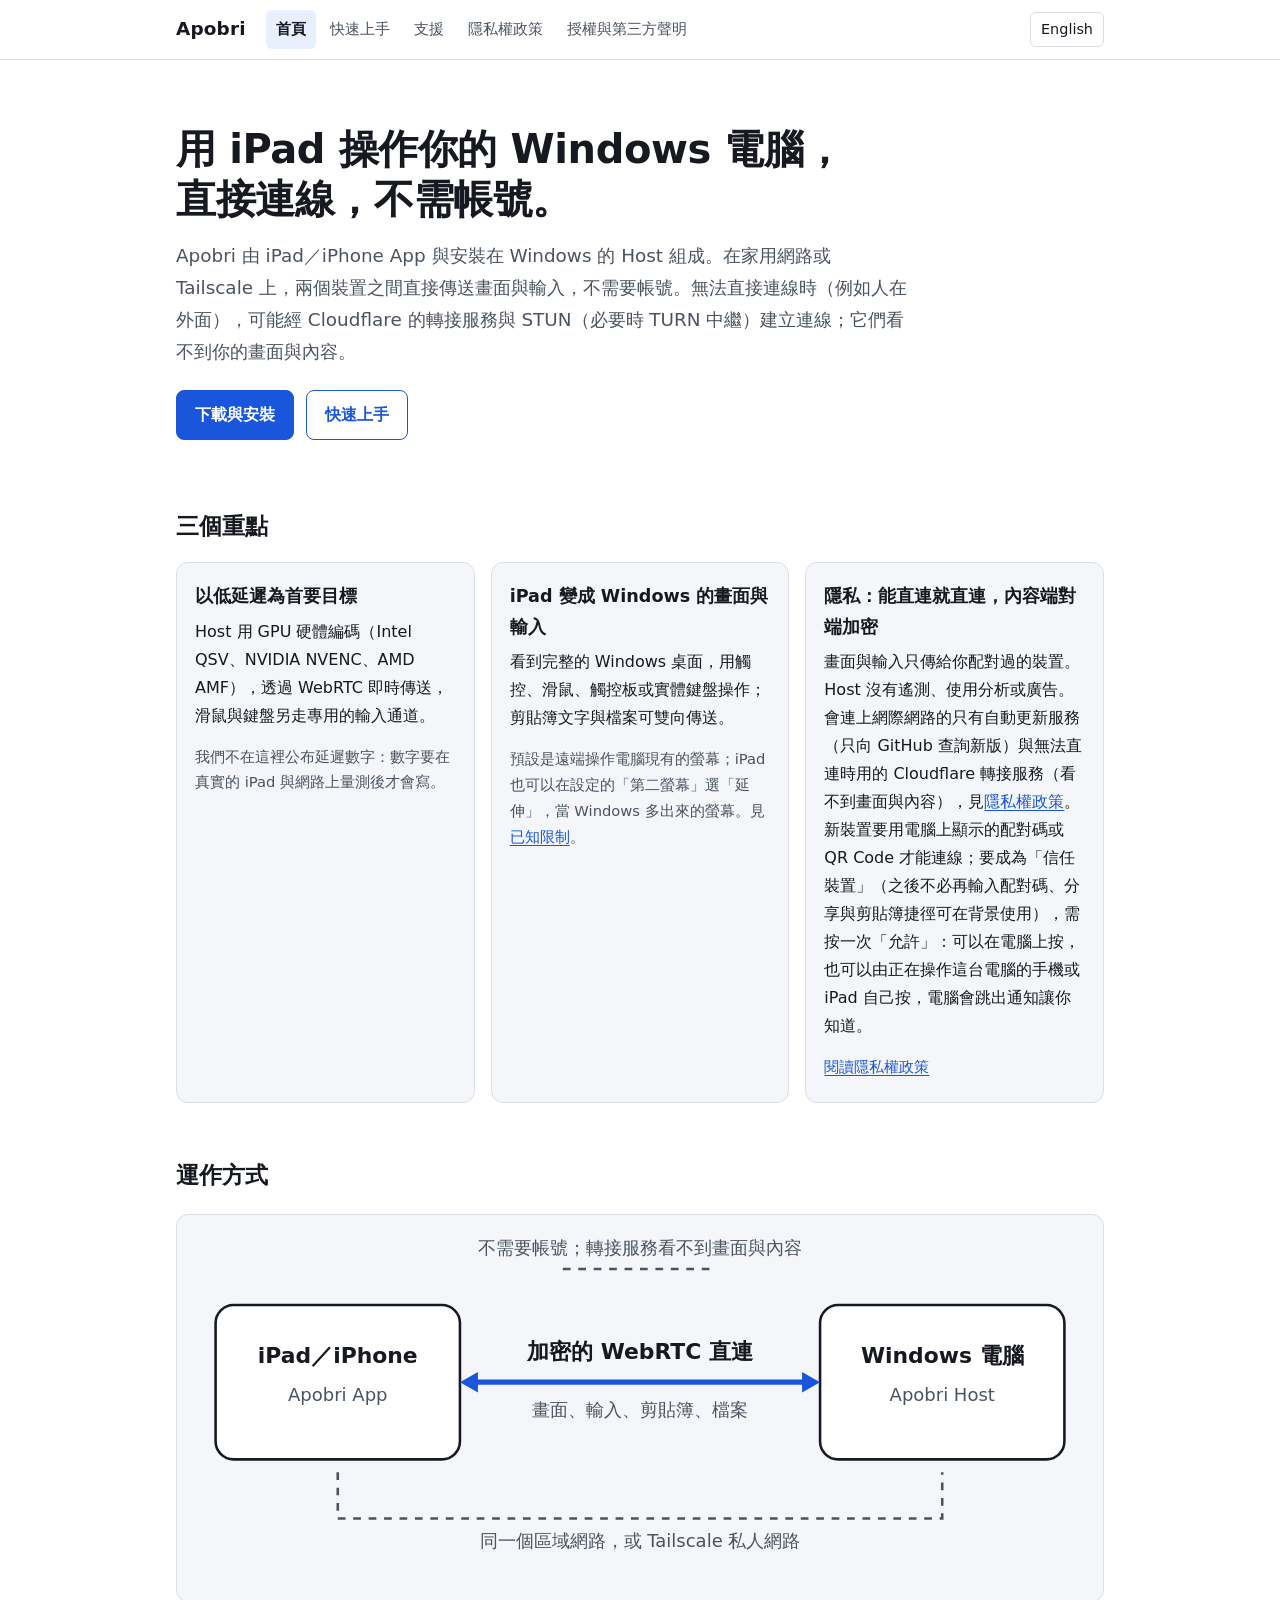
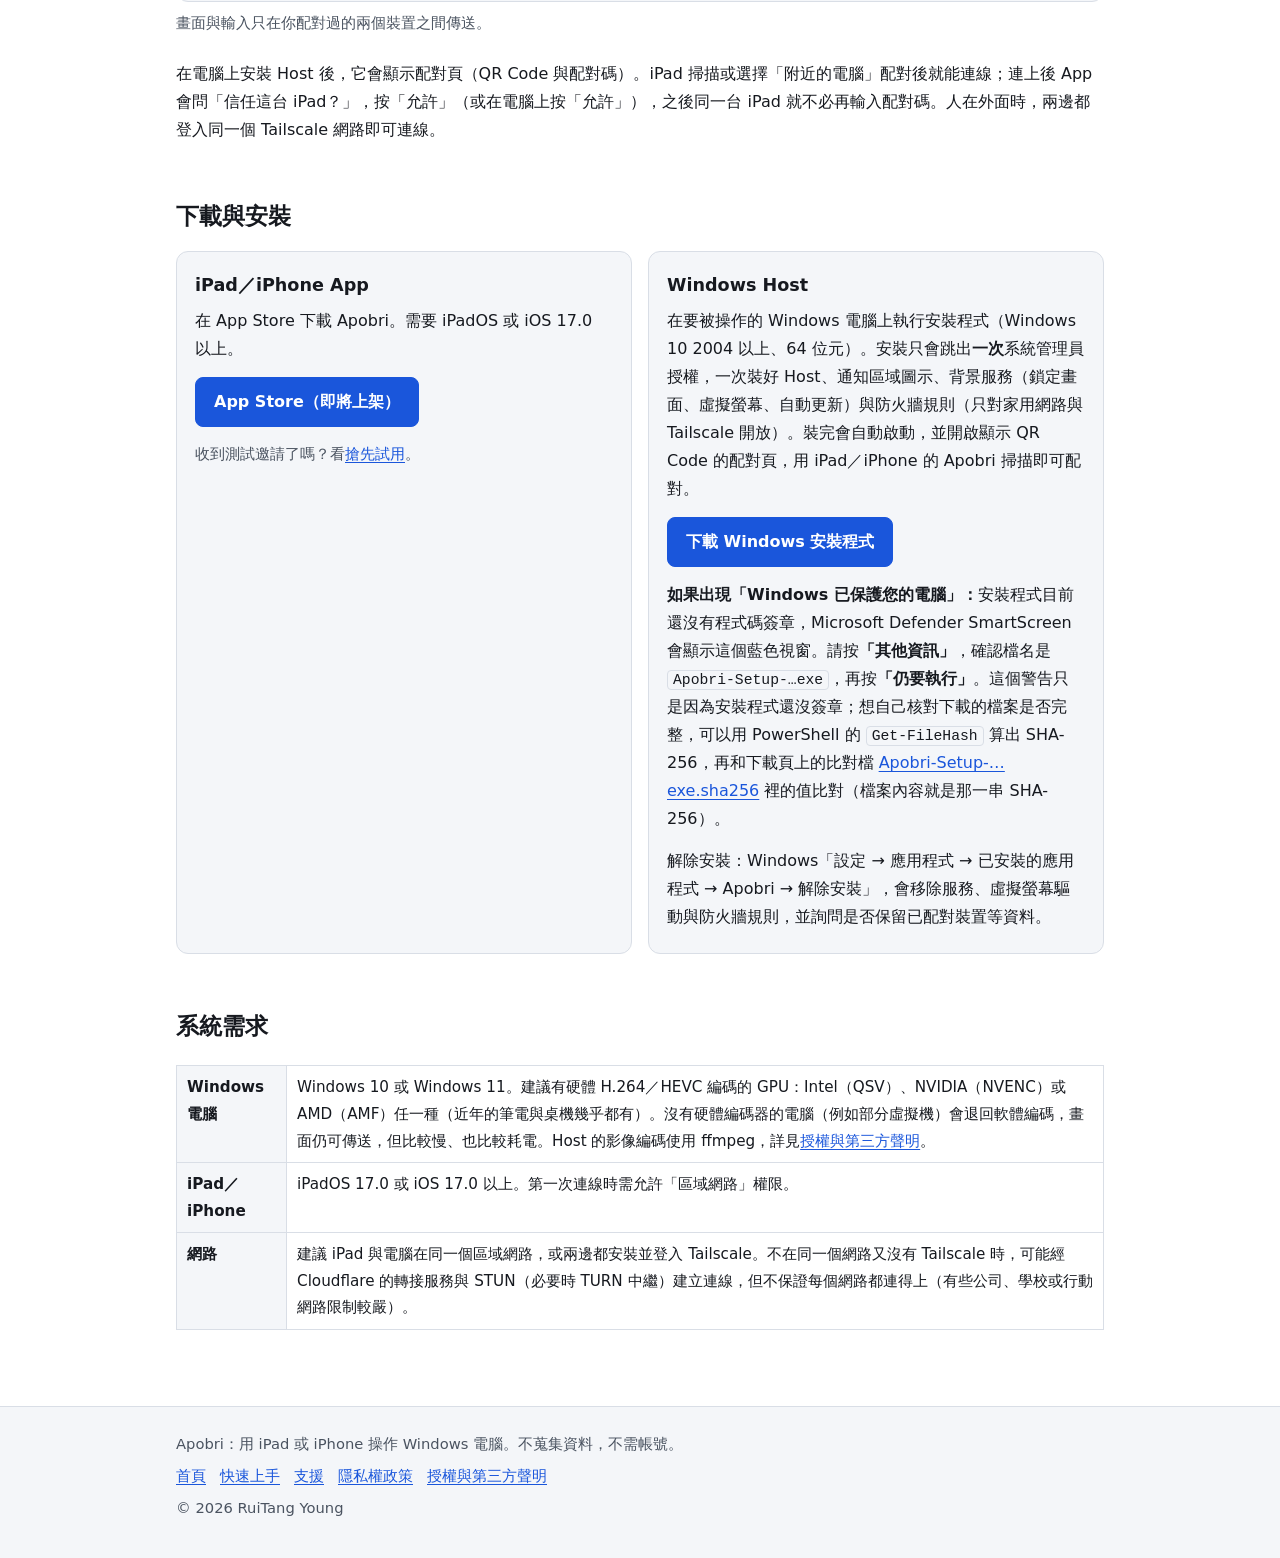
<file: index.html>
<!doctype html>
<html lang="zh-Hant">
<head>
<meta charset="utf-8">
<meta name="viewport" content="width=device-width, initial-scale=1">
<title>Apobri：用 iPad 操作你的 Windows 電腦</title>
<meta name="description" content="Apobri 讓 iPad 與 iPhone 直接連到你的 Windows 電腦，看畫面、用觸控、滑鼠與鍵盤操作。能直連就直連、不需帳號、不蒐集資料。">
<meta name="color-scheme" content="light dark">
<meta property="og:type" content="website">
<meta property="og:site_name" content="Apobri">
<meta property="og:title" content="Apobri：用 iPad 操作你的 Windows 電腦">
<meta property="og:description" content="Apobri 讓 iPad 與 iPhone 直接連到你的 Windows 電腦，看畫面、用觸控、滑鼠與鍵盤操作。能直連就直連、不需帳號、不蒐集資料。">
<meta property="og:locale" content="zh_TW">
<meta property="og:locale:alternate" content="en_US">
<!-- TODO(待使用者填 / to fill): once the domain is known add <link rel="canonical"> and og:url / og:image. -->
<link rel="alternate" hreflang="zh-Hant" href="index.html">
<link rel="alternate" hreflang="en" href="en/index.html">
<link rel="alternate" hreflang="x-default" href="index.html">
<link rel="icon" href="assets/favicon.svg" type="image/svg+xml">
<link rel="stylesheet" href="assets/style.css">
</head>
<body>
<a class="skip" href="#main">跳到主要內容</a>
<header class="site">
  <div class="wrap">
    <a class="brand" href="index.html">Apobri</a>
    <nav class="main" aria-label="主要選單"><a href="index.html" aria-current="page">首頁</a><a href="quickstart.html">快速上手</a><a href="support.html">支援</a><a href="privacy.html">隱私權政策</a><a href="licenses.html">授權與第三方聲明</a></nav>
    <a class="lang" href="en/index.html" hreflang="en" lang="en" aria-label="Switch to English">English</a>
  </div>
</header>
<main id="main">
  <div class="wrap">
<section class="hero">
  <h1>用 iPad 操作你的 Windows 電腦，<br>直接連線，不需帳號。</h1>
  <p class="lead">Apobri 由 iPad／iPhone App 與安裝在 Windows 的 Host 組成。在家用網路或 Tailscale 上，兩個裝置之間直接傳送畫面與輸入，不需要帳號。無法直接連線時（例如人在外面），可能經 Cloudflare 的轉接服務與 STUN（必要時 TURN 中繼）建立連線；它們看不到你的畫面與內容。</p>
  <div class="btns">
    <a class="btn" href="#download">下載與安裝</a>
    <a class="btn ghost" href="quickstart.html">快速上手</a>
  </div>
</section>

<h2 id="why">三個重點</h2>
<div class="cards">
  <article class="card">
    <h3>以低延遲為首要目標</h3>
    <p>Host 用 GPU 硬體編碼（Intel QSV、NVIDIA NVENC、AMD AMF），透過 WebRTC 即時傳送，滑鼠與鍵盤另走專用的輸入通道。</p>
    <p class="meta">我們不在這裡公布延遲數字：數字要在真實的 iPad 與網路上量測後才會寫。</p>
  </article>
  <article class="card">
    <h3>iPad 變成 Windows 的畫面與輸入</h3>
    <p>看到完整的 Windows 桌面，用觸控、滑鼠、觸控板或實體鍵盤操作；剪貼簿文字與檔案可雙向傳送。</p>
    <p class="meta">預設是遠端操作電腦現有的螢幕；iPad 也可以在設定的「第二螢幕」選「延伸」，當 Windows 多出來的螢幕。見<a href="support.html#limits">已知限制</a>。</p>
  </article>
  <article class="card">
    <h3>隱私：能直連就直連，內容端對端加密</h3>
    <p>畫面與輸入只傳給你配對過的裝置。Host 沒有遙測、使用分析或廣告。會連上網際網路的只有自動更新服務（只向 GitHub 查詢新版）與無法直連時用的 Cloudflare 轉接服務（看不到畫面與內容），見<a href="privacy.html#flow">隱私權政策</a>。新裝置要用電腦上顯示的配對碼或 QR Code 才能連線；要成為「信任裝置」（之後不必再輸入配對碼、分享與剪貼簿捷徑可在背景使用），需按一次「允許」：可以在電腦上按，也可以由正在操作這台電腦的手機或 iPad 自己按，電腦會跳出通知讓你知道。</p>
    <p class="meta"><a href="privacy.html">閱讀隱私權政策</a></p>
  </article>
</div>

<h2 id="how">運作方式</h2>
<figure>
  <svg viewBox="0 0 720 300" role="img" aria-labelledby="dg-t dg-d" xmlns="http://www.w3.org/2000/svg">
  <title id="dg-t">Apobri 連線架構示意圖</title>
  <desc id="dg-d">iPad 與 Windows 電腦透過同一個區域網路或 Tailscale 直接連線；無法直連時，可能經 Cloudflare 的加密轉接服務建立連線，它看不到畫面與內容。</desc>
  <style>
    .box { fill: var(--bg); stroke: var(--text); stroke-width: 2; }
    .t { fill: var(--text); font: 600 17px system-ui, "PingFang TC", "Microsoft JhengHei", sans-serif; }
    .s { fill: var(--muted); font: 14px system-ui, "PingFang TC", "Microsoft JhengHei", sans-serif; }
    .ln { stroke: var(--accent); stroke-width: 4; fill: none; }
    .dash { stroke: var(--muted); stroke-width: 2; stroke-dasharray: 6 6; fill: none; }
    .ah { fill: var(--accent); }
  </style>
  <rect class="box" x="30" y="70" width="190" height="120" rx="14"/>
  <text class="t" x="125" y="115" text-anchor="middle">iPad／iPhone</text>
  <text class="s" x="125" y="145" text-anchor="middle">Apobri App</text>
  <rect class="box" x="500" y="70" width="190" height="120" rx="14"/>
  <text class="t" x="595" y="115" text-anchor="middle">Windows 電腦</text>
  <text class="s" x="595" y="145" text-anchor="middle">Apobri Host</text>
  <path class="ln" d="M226 130 H494"/>
  <path class="ah" d="M220 130 l14 -8 v16 z"/>
  <path class="ah" d="M500 130 l-14 -8 v16 z"/>
  <text class="t" x="360" y="112" text-anchor="middle">加密的 WebRTC 直連</text>
  <text class="s" x="360" y="156" text-anchor="middle">畫面、輸入、剪貼簿、檔案</text>
  <path class="dash" d="M125 200 V236 H595 V200"/>
  <text class="s" x="360" y="258" text-anchor="middle">同一個區域網路，或 Tailscale 私人網路</text>
  <text class="s" x="360" y="30" text-anchor="middle">不需要帳號；轉接服務看不到畫面與內容</text>
  <path class="dash" d="M300 42 H420"/>
</svg>
  <figcaption>畫面與輸入只在你配對過的兩個裝置之間傳送。</figcaption>
</figure>
<p>在電腦上安裝 Host 後，它會顯示配對頁（QR Code 與配對碼）。iPad 掃描或選擇「附近的電腦」配對後就能連線；連上後 App 會問「信任這台 iPad？」，按「允許」（或在電腦上按「允許」），之後同一台 iPad 就不必再輸入配對碼。人在外面時，兩邊都登入同一個 Tailscale 網路即可連線。</p>

<h2 id="download">下載與安裝</h2>
<div class="cards">
  <article class="card">
    <h3>iPad／iPhone App</h3>
    <p>在 App Store 下載 Apobri。需要 iPadOS 或 iOS 17.0 以上。</p>
    <p><a class="btn" href="#" data-todo="app-store">App Store（即將上架）</a></p>
    <p class="meta">收到測試邀請了嗎？看<a href="beta.html">搶先試用</a>。</p>
  </article>
  <article class="card">
    <h3>Windows Host</h3>
    <p>在要被操作的 Windows 電腦上執行安裝程式（Windows 10 2004 以上、64 位元）。安裝只會跳出<strong>一次</strong>系統管理員授權，一次裝好 Host、通知區域圖示、背景服務（鎖定畫面、虛擬螢幕、自動更新）與防火牆規則（只對家用網路與 Tailscale 開放）。裝完會自動啟動，並開啟顯示 QR Code 的配對頁，用 iPad／iPhone 的 Apobri 掃描即可配對。</p>
    <p><a class="btn" href="https://github.com/reegggllllaaaaa-cpu/reegggllllaaaaa-cpu.github.io/releases/download/host-installer-v1.0.0/Apobri-Setup-1.0.0.exe">下載 Windows 安裝程式</a></p>
    <p><strong>如果出現「Windows 已保護您的電腦」：</strong>安裝程式目前還沒有程式碼簽章，Microsoft Defender SmartScreen 會顯示這個藍色視窗。請按<strong>「其他資訊」</strong>，確認檔名是 <code>Apobri-Setup-…exe</code>，再按<strong>「仍要執行」</strong>。這個警告只是因為安裝程式還沒簽章；想自己核對下載的檔案是否完整，可以用 PowerShell 的 <code>Get-FileHash</code> 算出 SHA-256，再和下載頁上的比對檔 <a href="https://github.com/reegggllllaaaaa-cpu/reegggllllaaaaa-cpu.github.io/releases/download/host-installer-v1.0.0/Apobri-Setup-1.0.0.exe.sha256">Apobri-Setup-…exe.sha256</a> 裡的值比對（檔案內容就是那一串 SHA-256）。</p>
    <p>解除安裝：Windows「設定 → 應用程式 → 已安裝的應用程式 → Apobri → 解除安裝」，會移除服務、虛擬螢幕驅動與防火牆規則，並詢問是否保留已配對裝置等資料。</p>
  </article>
</div>

<h2 id="requirements">系統需求</h2>
<div class="tablewrap"><table>
  <tr><th scope="row">Windows 電腦</th><td>Windows 10 或 Windows 11。建議有硬體 H.264／HEVC 編碼的 GPU：Intel（QSV）、NVIDIA（NVENC）或 AMD（AMF）任一種（近年的筆電與桌機幾乎都有）。沒有硬體編碼器的電腦（例如部分虛擬機）會退回軟體編碼，畫面仍可傳送，但比較慢、也比較耗電。Host 的影像編碼使用 ffmpeg，詳見<a href="licenses.html">授權與第三方聲明</a>。</td></tr>
  <tr><th scope="row">iPad／iPhone</th><td>iPadOS 17.0 或 iOS 17.0 以上。第一次連線時需允許「區域網路」權限。</td></tr>
  <tr><th scope="row">網路</th><td>建議 iPad 與電腦在同一個區域網路，或兩邊都安裝並登入 Tailscale。不在同一個網路又沒有 Tailscale 時，可能經 Cloudflare 的轉接服務與 STUN（必要時 TURN 中繼）建立連線，但不保證每個網路都連得上（有些公司、學校或行動網路限制較嚴）。</td></tr>
</table></div>

  </div>
</main>
<footer class="site">
  <div class="wrap">
    <p>Apobri：用 iPad 或 iPhone 操作 Windows 電腦。不蒐集資料，不需帳號。</p>
    <nav aria-label="Footer"><a href="index.html">首頁</a><a href="quickstart.html">快速上手</a><a href="support.html">支援</a><a href="privacy.html">隱私權政策</a><a href="licenses.html">授權與第三方聲明</a></nav>
    <p>&copy; 2026 RuiTang Young</p>
  </div>
</footer>
</body>
</html>
</file>
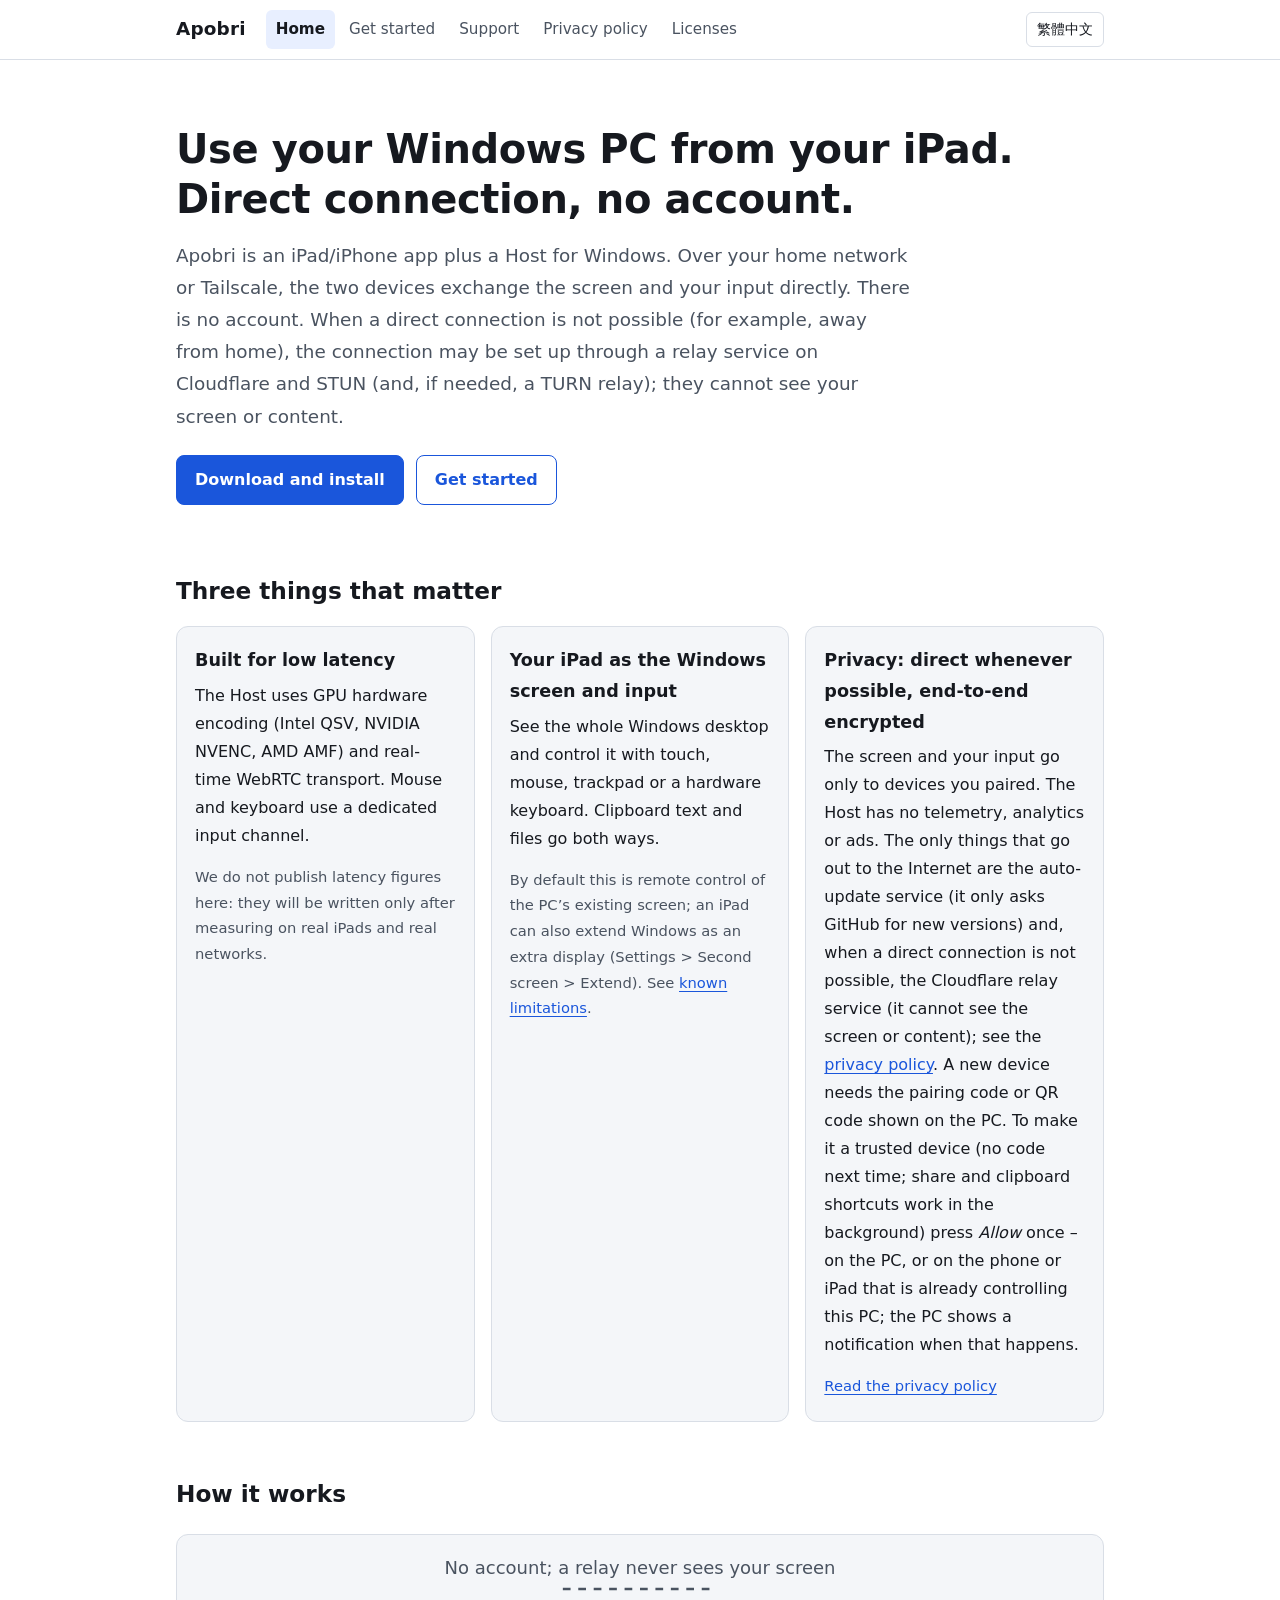
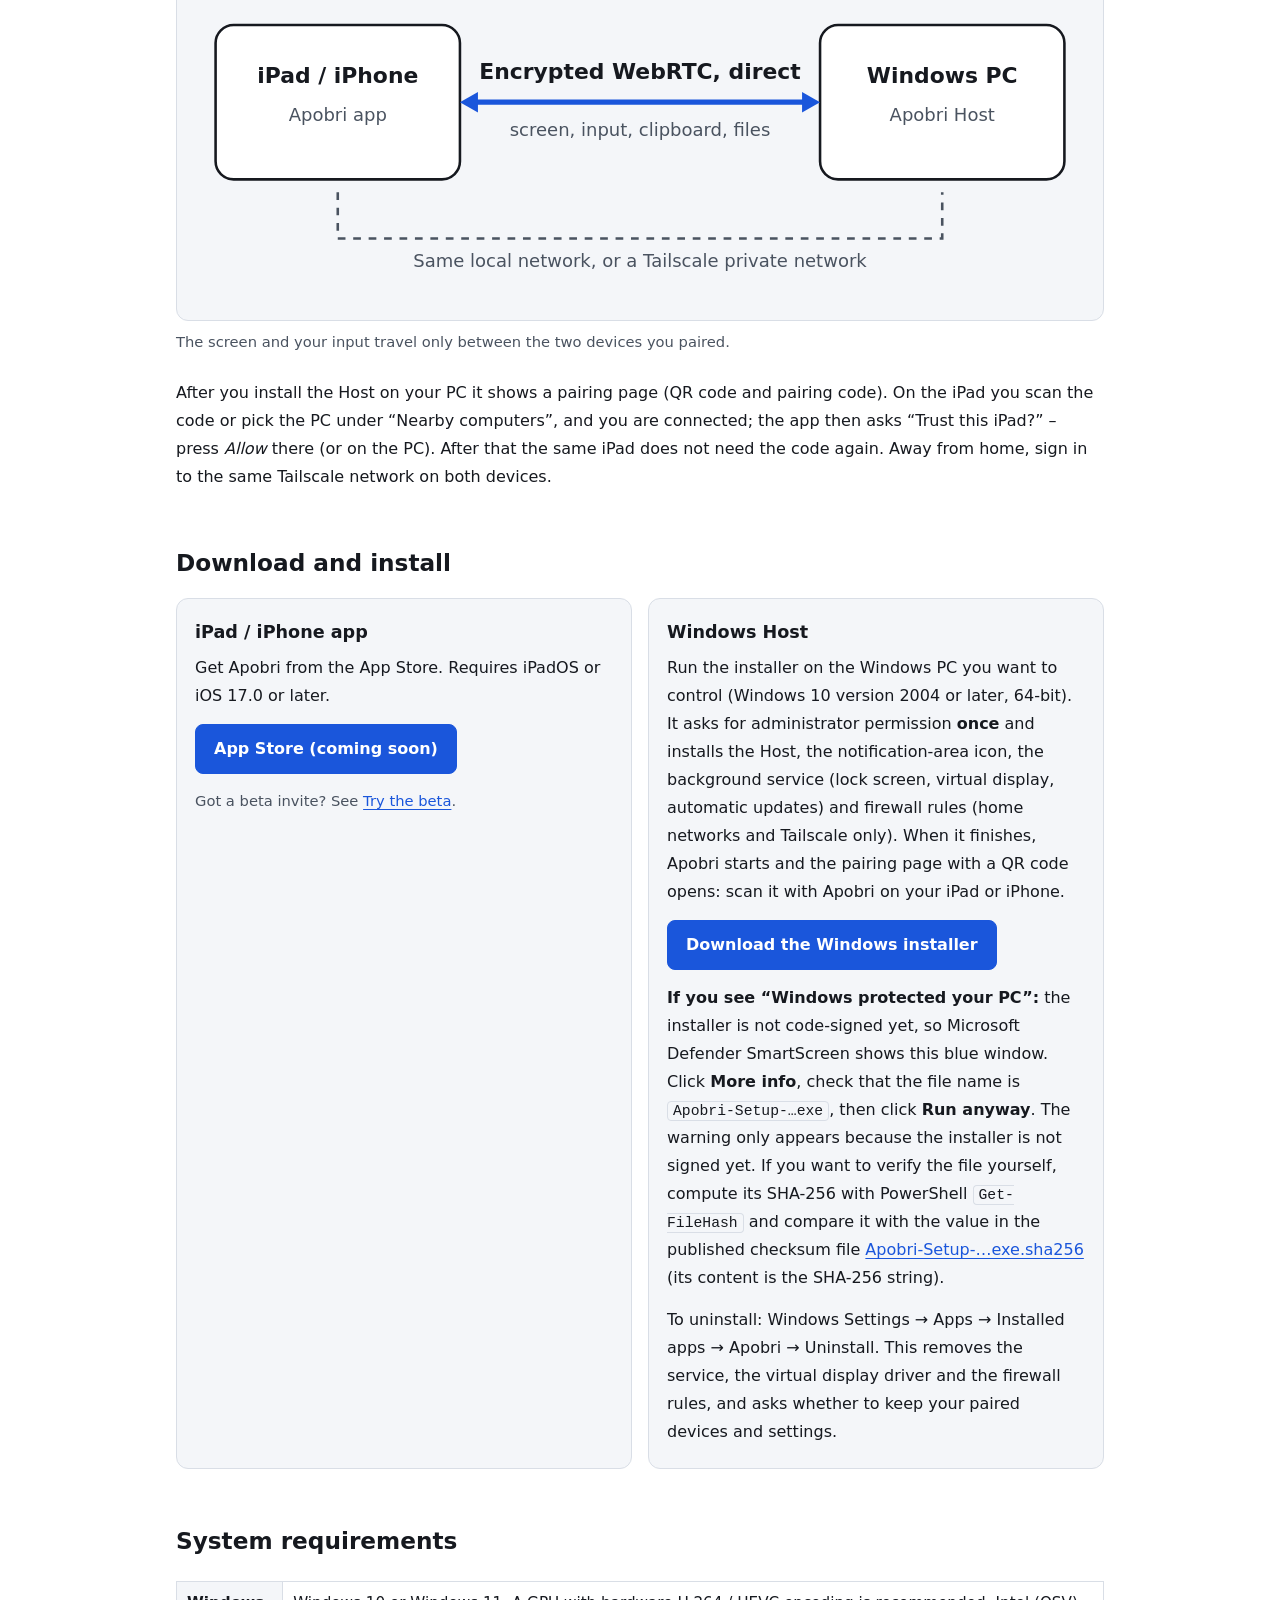
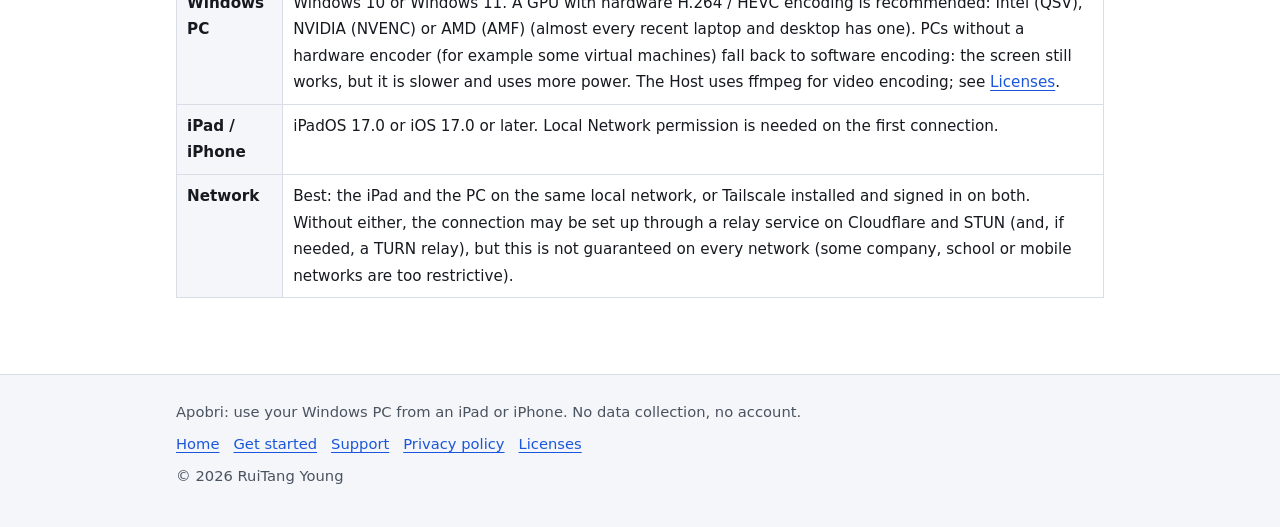
<file: en/index.html>
<!doctype html>
<html lang="en">
<head>
<meta charset="utf-8">
<meta name="viewport" content="width=device-width, initial-scale=1">
<title>Apobri: use your Windows PC from your iPad</title>
<meta name="description" content="Apobri connects your iPad or iPhone directly to your Windows PC: see the screen and use touch, mouse and keyboard. Direct whenever possible, no account, no data collection.">
<meta name="color-scheme" content="light dark">
<meta property="og:type" content="website">
<meta property="og:site_name" content="Apobri">
<meta property="og:title" content="Apobri: use your Windows PC from your iPad">
<meta property="og:description" content="Apobri connects your iPad or iPhone directly to your Windows PC: see the screen and use touch, mouse and keyboard. Direct whenever possible, no account, no data collection.">
<meta property="og:locale" content="en_US">
<meta property="og:locale:alternate" content="zh_TW">
<!-- TODO(待使用者填 / to fill): once the domain is known add <link rel="canonical"> and og:url / og:image. -->
<link rel="alternate" hreflang="zh-Hant" href="../index.html">
<link rel="alternate" hreflang="en" href="index.html">
<link rel="alternate" hreflang="x-default" href="../index.html">
<link rel="icon" href="../assets/favicon.svg" type="image/svg+xml">
<link rel="stylesheet" href="../assets/style.css">
</head>
<body>
<a class="skip" href="#main">Skip to main content</a>
<header class="site">
  <div class="wrap">
    <a class="brand" href="index.html">Apobri</a>
    <nav class="main" aria-label="Main"><a href="index.html" aria-current="page">Home</a><a href="quickstart.html">Get started</a><a href="support.html">Support</a><a href="privacy.html">Privacy policy</a><a href="licenses.html">Licenses</a></nav>
    <a class="lang" href="../index.html" hreflang="zh-Hant" lang="zh-Hant" aria-label="切換為繁體中文">繁體中文</a>
  </div>
</header>
<main id="main">
  <div class="wrap">
<section class="hero">
  <h1>Use your Windows PC from your iPad.<br>Direct connection, no account.</h1>
  <p class="lead">Apobri is an iPad/iPhone app plus a Host for Windows. Over your home network or Tailscale, the two devices exchange the screen and your input directly. There is no account. When a direct connection is not possible (for example, away from home), the connection may be set up through a relay service on Cloudflare and STUN (and, if needed, a TURN relay); they cannot see your screen or content.</p>
  <div class="btns">
    <a class="btn" href="#download">Download and install</a>
    <a class="btn ghost" href="quickstart.html">Get started</a>
  </div>
</section>

<h2 id="why">Three things that matter</h2>
<div class="cards">
  <article class="card">
    <h3>Built for low latency</h3>
    <p>The Host uses GPU hardware encoding (Intel QSV, NVIDIA NVENC, AMD AMF) and real-time WebRTC transport. Mouse and keyboard use a dedicated input channel.</p>
    <p class="meta">We do not publish latency figures here: they will be written only after measuring on real iPads and real networks.</p>
  </article>
  <article class="card">
    <h3>Your iPad as the Windows screen and input</h3>
    <p>See the whole Windows desktop and control it with touch, mouse, trackpad or a hardware keyboard. Clipboard text and files go both ways.</p>
    <p class="meta">By default this is remote control of the PC&rsquo;s existing screen; an iPad can also extend Windows as an extra display (Settings &gt; Second screen &gt; Extend). See <a href="support.html#limits">known limitations</a>.</p>
  </article>
  <article class="card">
    <h3>Privacy: direct whenever possible, end-to-end encrypted</h3>
    <p>The screen and your input go only to devices you paired. The Host has no telemetry, analytics or ads. The only things that go out to the Internet are the auto-update service (it only asks GitHub for new versions) and, when a direct connection is not possible, the Cloudflare relay service (it cannot see the screen or content); see the <a href="privacy.html#flow">privacy policy</a>. A new device needs the pairing code or QR code shown on the PC. To make it a trusted device (no code next time; share and clipboard shortcuts work in the background) press <em>Allow</em> once &ndash; on the PC, or on the phone or iPad that is already controlling this PC; the PC shows a notification when that happens.</p>
    <p class="meta"><a href="privacy.html">Read the privacy policy</a></p>
  </article>
</div>

<h2 id="how">How it works</h2>
<figure>
  <svg viewBox="0 0 720 300" role="img" aria-labelledby="dg-t dg-d" xmlns="http://www.w3.org/2000/svg">
  <title id="dg-t">How Apobri connects</title>
  <desc id="dg-d">An iPad and a Windows PC connect directly over the same local network or Tailscale; when that is not possible, the connection may be set up through an encrypted relay service on Cloudflare, which cannot see the screen or content.</desc>
  <style>
    .box { fill: var(--bg); stroke: var(--text); stroke-width: 2; }
    .t { fill: var(--text); font: 600 17px system-ui, "PingFang TC", "Microsoft JhengHei", sans-serif; }
    .s { fill: var(--muted); font: 14px system-ui, "PingFang TC", "Microsoft JhengHei", sans-serif; }
    .ln { stroke: var(--accent); stroke-width: 4; fill: none; }
    .dash { stroke: var(--muted); stroke-width: 2; stroke-dasharray: 6 6; fill: none; }
    .ah { fill: var(--accent); }
  </style>
  <rect class="box" x="30" y="70" width="190" height="120" rx="14"/>
  <text class="t" x="125" y="115" text-anchor="middle">iPad / iPhone</text>
  <text class="s" x="125" y="145" text-anchor="middle">Apobri app</text>
  <rect class="box" x="500" y="70" width="190" height="120" rx="14"/>
  <text class="t" x="595" y="115" text-anchor="middle">Windows PC</text>
  <text class="s" x="595" y="145" text-anchor="middle">Apobri Host</text>
  <path class="ln" d="M226 130 H494"/>
  <path class="ah" d="M220 130 l14 -8 v16 z"/>
  <path class="ah" d="M500 130 l-14 -8 v16 z"/>
  <text class="t" x="360" y="112" text-anchor="middle">Encrypted WebRTC, direct</text>
  <text class="s" x="360" y="156" text-anchor="middle">screen, input, clipboard, files</text>
  <path class="dash" d="M125 200 V236 H595 V200"/>
  <text class="s" x="360" y="258" text-anchor="middle">Same local network, or a Tailscale private network</text>
  <text class="s" x="360" y="30" text-anchor="middle">No account; a relay never sees your screen</text>
  <path class="dash" d="M300 42 H420"/>
</svg>
  <figcaption>The screen and your input travel only between the two devices you paired.</figcaption>
</figure>
<p>After you install the Host on your PC it shows a pairing page (QR code and pairing code). On the iPad you scan the code or pick the PC under &ldquo;Nearby computers&rdquo;, and you are connected; the app then asks &ldquo;Trust this iPad?&rdquo; &ndash; press <em>Allow</em> there (or on the PC). After that the same iPad does not need the code again. Away from home, sign in to the same Tailscale network on both devices.</p>

<h2 id="download">Download and install</h2>
<div class="cards">
  <article class="card">
    <h3>iPad / iPhone app</h3>
    <p>Get Apobri from the App Store. Requires iPadOS or iOS 17.0 or later.</p>
    <p><a class="btn" href="#" data-todo="app-store">App Store (coming soon)</a></p>
    <p class="meta">Got a beta invite? See <a href="beta.html">Try the beta</a>.</p>
  </article>
  <article class="card">
    <h3>Windows Host</h3>
    <p>Run the installer on the Windows PC you want to control (Windows 10 version 2004 or later, 64-bit). It asks for administrator permission <strong>once</strong> and installs the Host, the notification-area icon, the background service (lock screen, virtual display, automatic updates) and firewall rules (home networks and Tailscale only). When it finishes, Apobri starts and the pairing page with a QR code opens: scan it with Apobri on your iPad or iPhone.</p>
    <p><a class="btn" href="https://github.com/reegggllllaaaaa-cpu/reegggllllaaaaa-cpu.github.io/releases/download/host-installer-v1.0.0/Apobri-Setup-1.0.0.exe">Download the Windows installer</a></p>
    <p><strong>If you see &ldquo;Windows protected your PC&rdquo;:</strong> the installer is not code-signed yet, so Microsoft Defender SmartScreen shows this blue window. Click <strong>More info</strong>, check that the file name is <code>Apobri-Setup-&hellip;exe</code>, then click <strong>Run anyway</strong>. The warning only appears because the installer is not signed yet. If you want to verify the file yourself, compute its SHA-256 with PowerShell <code>Get-FileHash</code> and compare it with the value in the published checksum file <a href="https://github.com/reegggllllaaaaa-cpu/reegggllllaaaaa-cpu.github.io/releases/download/host-installer-v1.0.0/Apobri-Setup-1.0.0.exe.sha256">Apobri-Setup-…exe.sha256</a> (its content is the SHA-256 string).</p>
    <p>To uninstall: Windows Settings &rarr; Apps &rarr; Installed apps &rarr; Apobri &rarr; Uninstall. This removes the service, the virtual display driver and the firewall rules, and asks whether to keep your paired devices and settings.</p>
  </article>
</div>

<h2 id="requirements">System requirements</h2>
<div class="tablewrap"><table>
  <tr><th scope="row">Windows PC</th><td>Windows 10 or Windows 11. A GPU with hardware H.264 / HEVC encoding is recommended: Intel (QSV), NVIDIA (NVENC) or AMD (AMF) (almost every recent laptop and desktop has one). PCs without a hardware encoder (for example some virtual machines) fall back to software encoding: the screen still works, but it is slower and uses more power. The Host uses ffmpeg for video encoding; see <a href="licenses.html">Licenses</a>.</td></tr>
  <tr><th scope="row">iPad / iPhone</th><td>iPadOS 17.0 or iOS 17.0 or later. Local Network permission is needed on the first connection.</td></tr>
  <tr><th scope="row">Network</th><td>Best: the iPad and the PC on the same local network, or Tailscale installed and signed in on both. Without either, the connection may be set up through a relay service on Cloudflare and STUN (and, if needed, a TURN relay), but this is not guaranteed on every network (some company, school or mobile networks are too restrictive).</td></tr>
</table></div>

  </div>
</main>
<footer class="site">
  <div class="wrap">
    <p>Apobri: use your Windows PC from an iPad or iPhone. No data collection, no account.</p>
    <nav aria-label="Footer"><a href="index.html">Home</a><a href="quickstart.html">Get started</a><a href="support.html">Support</a><a href="privacy.html">Privacy policy</a><a href="licenses.html">Licenses</a></nav>
    <p>&copy; 2026 RuiTang Young</p>
  </div>
</footer>
</body>
</html>
</file>
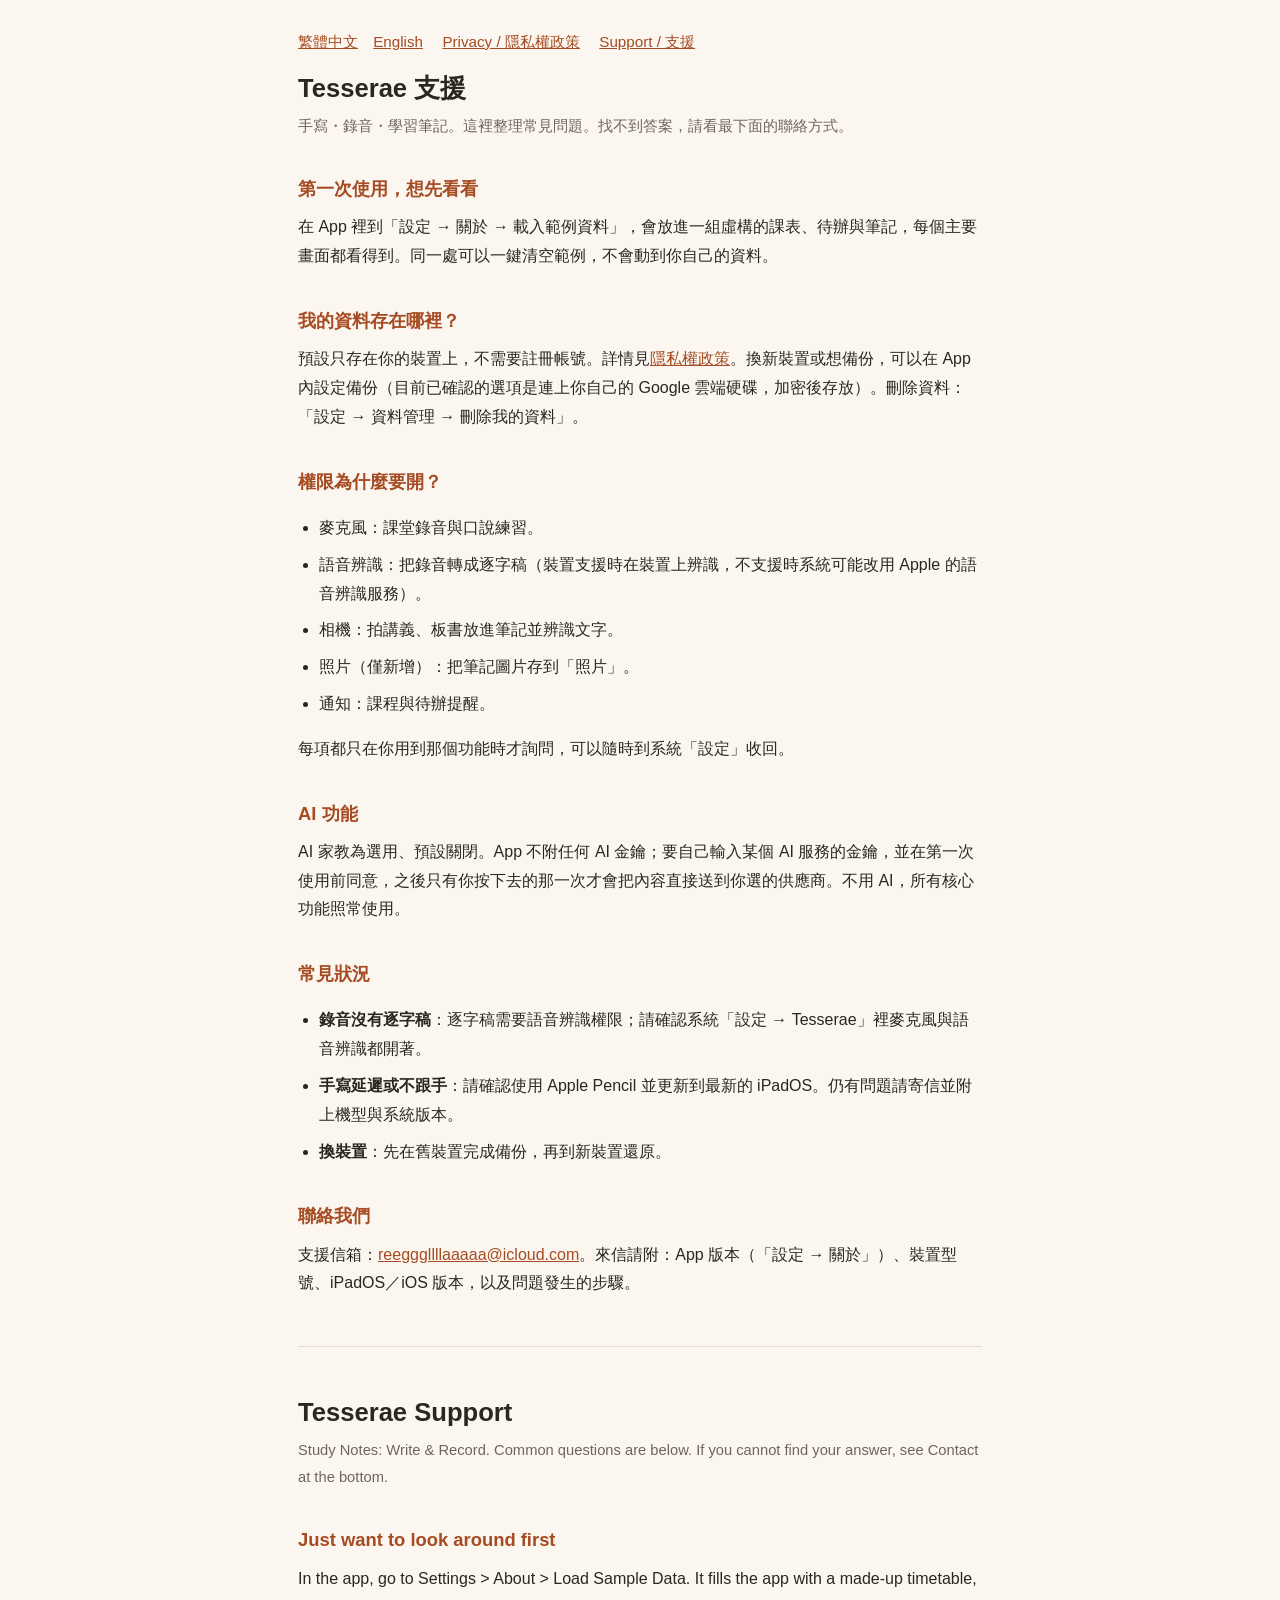
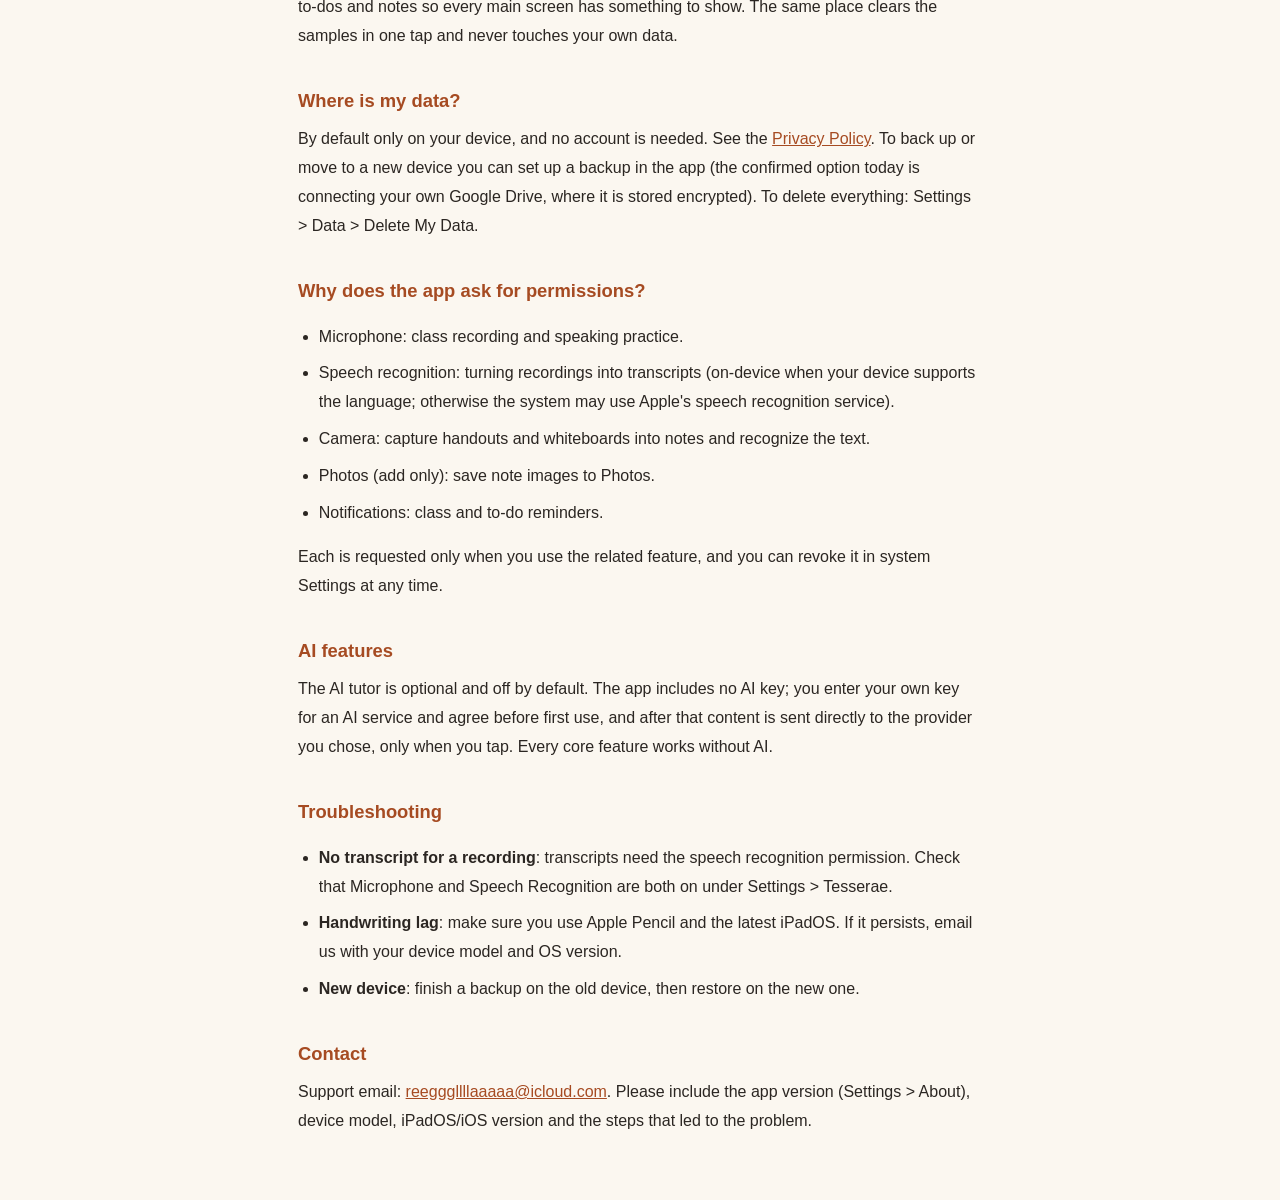
<file: tesserae/index.html>
<!doctype html>
<html lang="zh-Hant"><head><meta charset="utf-8"><meta name="viewport" content="width=device-width,initial-scale=1">
<title>Tesserae 支援 · Support</title>
<style>
:root{--bg:#FBF7F0;--fg:#2B2622;--mut:#6E655C;--ac:#A64B22;--line:#E6DDD0}
@media (prefers-color-scheme:dark){:root{--bg:#262220;--fg:#EDE6DC;--mut:#A89E92;--ac:#E08A5E;--line:#3A3430}}
*{box-sizing:border-box}body{margin:0;background:var(--bg);color:var(--fg);font:16px/1.8 -apple-system,BlinkMacSystemFont,"Segoe UI","PingFang TC","Noto Sans TC",sans-serif}
main{max-width:720px;margin:0 auto;padding:28px 18px 56px}h1{font-size:1.6rem;line-height:1.35;margin:.2em 0 .3em}
h2{font-size:1.15rem;margin:1.8em 0 .4em;color:var(--ac)}p,li{margin:.5em 0}ul{padding-left:1.3em}
.mut{color:var(--mut);font-size:.92rem}a{color:var(--ac)}.lang{float:right;font-size:.92rem}

nav.sw{margin:0 0 1em;font-size:.95rem}nav.sw a{margin-right:1em}.todo{border:1px dashed var(--ac);border-radius:8px;padding:.5em .8em;background:rgba(166,75,34,.07);font-size:.92rem}.draft{background:#1F1B18;color:#F4F1EA;padding:.4em .8em;font-size:.85rem;text-align:center}hr{border:0;border-top:1px solid var(--line);margin:3em 0}
</style>
</head><body>
<main>
<nav class="sw"><a href="#zh">繁體中文</a><a href="#en">English</a> <a href="privacy.html">Privacy / 隱私權政策</a> <a href="support.html">Support / 支援</a></nav>
<section id="zh" lang="zh-Hant">
<h1>Tesserae 支援</h1>
<p class="mut">手寫・錄音・學習筆記。這裡整理常見問題。找不到答案，請看最下面的聯絡方式。</p>

<h2>第一次使用，想先看看</h2>
<p>在 App 裡到「設定 → 關於 → 載入範例資料」，會放進一組虛構的課表、待辦與筆記，每個主要畫面都看得到。同一處可以一鍵清空範例，不會動到你自己的資料。</p>

<h2>我的資料存在哪裡？</h2>
<p>預設只存在你的裝置上，不需要註冊帳號。詳情見<a href="privacy.html#zh">隱私權政策</a>。換新裝置或想備份，可以在 App 內設定備份（目前已確認的選項是連上你自己的 Google 雲端硬碟，加密後存放）。刪除資料：「設定 → 資料管理 → 刪除我的資料」。</p>

<h2>權限為什麼要開？</h2>
<ul>
<li>麥克風：課堂錄音與口說練習。</li>
<li>語音辨識：把錄音轉成逐字稿（裝置支援時在裝置上辨識，不支援時系統可能改用 Apple 的語音辨識服務）。</li>
<li>相機：拍講義、板書放進筆記並辨識文字。</li>
<li>照片（僅新增）：把筆記圖片存到「照片」。</li>
<li>通知：課程與待辦提醒。</li>
</ul>
<p>每項都只在你用到那個功能時才詢問，可以隨時到系統「設定」收回。</p>

<h2>AI 功能</h2>
<p>AI 家教為選用、預設關閉。App 不附任何 AI 金鑰；要自己輸入某個 AI 服務的金鑰，並在第一次使用前同意，之後只有你按下去的那一次才會把內容直接送到你選的供應商。不用 AI，所有核心功能照常使用。</p>

<h2>常見狀況</h2>
<ul>
<li><strong>錄音沒有逐字稿</strong>：逐字稿需要語音辨識權限；請確認系統「設定 → Tesserae」裡麥克風與語音辨識都開著。</li>
<li><strong>手寫延遲或不跟手</strong>：請確認使用 Apple Pencil 並更新到最新的 iPadOS。仍有問題請寄信並附上機型與系統版本。</li>
<li><strong>換裝置</strong>：先在舊裝置完成備份，再到新裝置還原。</li>
</ul>

<h2>聯絡我們</h2>
<p>支援信箱：<a href="mailto:reegggllllaaaaa@icloud.com">reegggllllaaaaa@icloud.com</a>。來信請附：App 版本（「設定 → 關於」）、裝置型號、iPadOS／iOS 版本，以及問題發生的步驟。</p>

</section><hr><section id="en" lang="en">
<h1>Tesserae Support</h1>
<p class="mut">Study Notes: Write &amp; Record. Common questions are below. If you cannot find your answer, see Contact at the bottom.</p>

<h2>Just want to look around first</h2>
<p>In the app, go to Settings &gt; About &gt; Load Sample Data. It fills the app with a made-up timetable, to-dos and notes so every main screen has something to show. The same place clears the samples in one tap and never touches your own data.</p>

<h2>Where is my data?</h2>
<p>By default only on your device, and no account is needed. See the <a href="privacy.html#en">Privacy Policy</a>. To back up or move to a new device you can set up a backup in the app (the confirmed option today is connecting your own Google Drive, where it is stored encrypted). To delete everything: Settings &gt; Data &gt; Delete My Data.</p>

<h2>Why does the app ask for permissions?</h2>
<ul>
<li>Microphone: class recording and speaking practice.</li>
<li>Speech recognition: turning recordings into transcripts (on-device when your device supports the language; otherwise the system may use Apple's speech recognition service).</li>
<li>Camera: capture handouts and whiteboards into notes and recognize the text.</li>
<li>Photos (add only): save note images to Photos.</li>
<li>Notifications: class and to-do reminders.</li>
</ul>
<p>Each is requested only when you use the related feature, and you can revoke it in system Settings at any time.</p>

<h2>AI features</h2>
<p>The AI tutor is optional and off by default. The app includes no AI key; you enter your own key for an AI service and agree before first use, and after that content is sent directly to the provider you chose, only when you tap. Every core feature works without AI.</p>

<h2>Troubleshooting</h2>
<ul>
<li><strong>No transcript for a recording</strong>: transcripts need the speech recognition permission. Check that Microphone and Speech Recognition are both on under Settings &gt; Tesserae.</li>
<li><strong>Handwriting lag</strong>: make sure you use Apple Pencil and the latest iPadOS. If it persists, email us with your device model and OS version.</li>
<li><strong>New device</strong>: finish a backup on the old device, then restore on the new one.</li>
</ul>

<h2>Contact</h2>
<p>Support email: <a href="mailto:reegggllllaaaaa@icloud.com">reegggllllaaaaa@icloud.com</a>. Please include the app version (Settings &gt; About), device model, iPadOS/iOS version and the steps that led to the problem.</p>

</section></main></body></html>
</file>
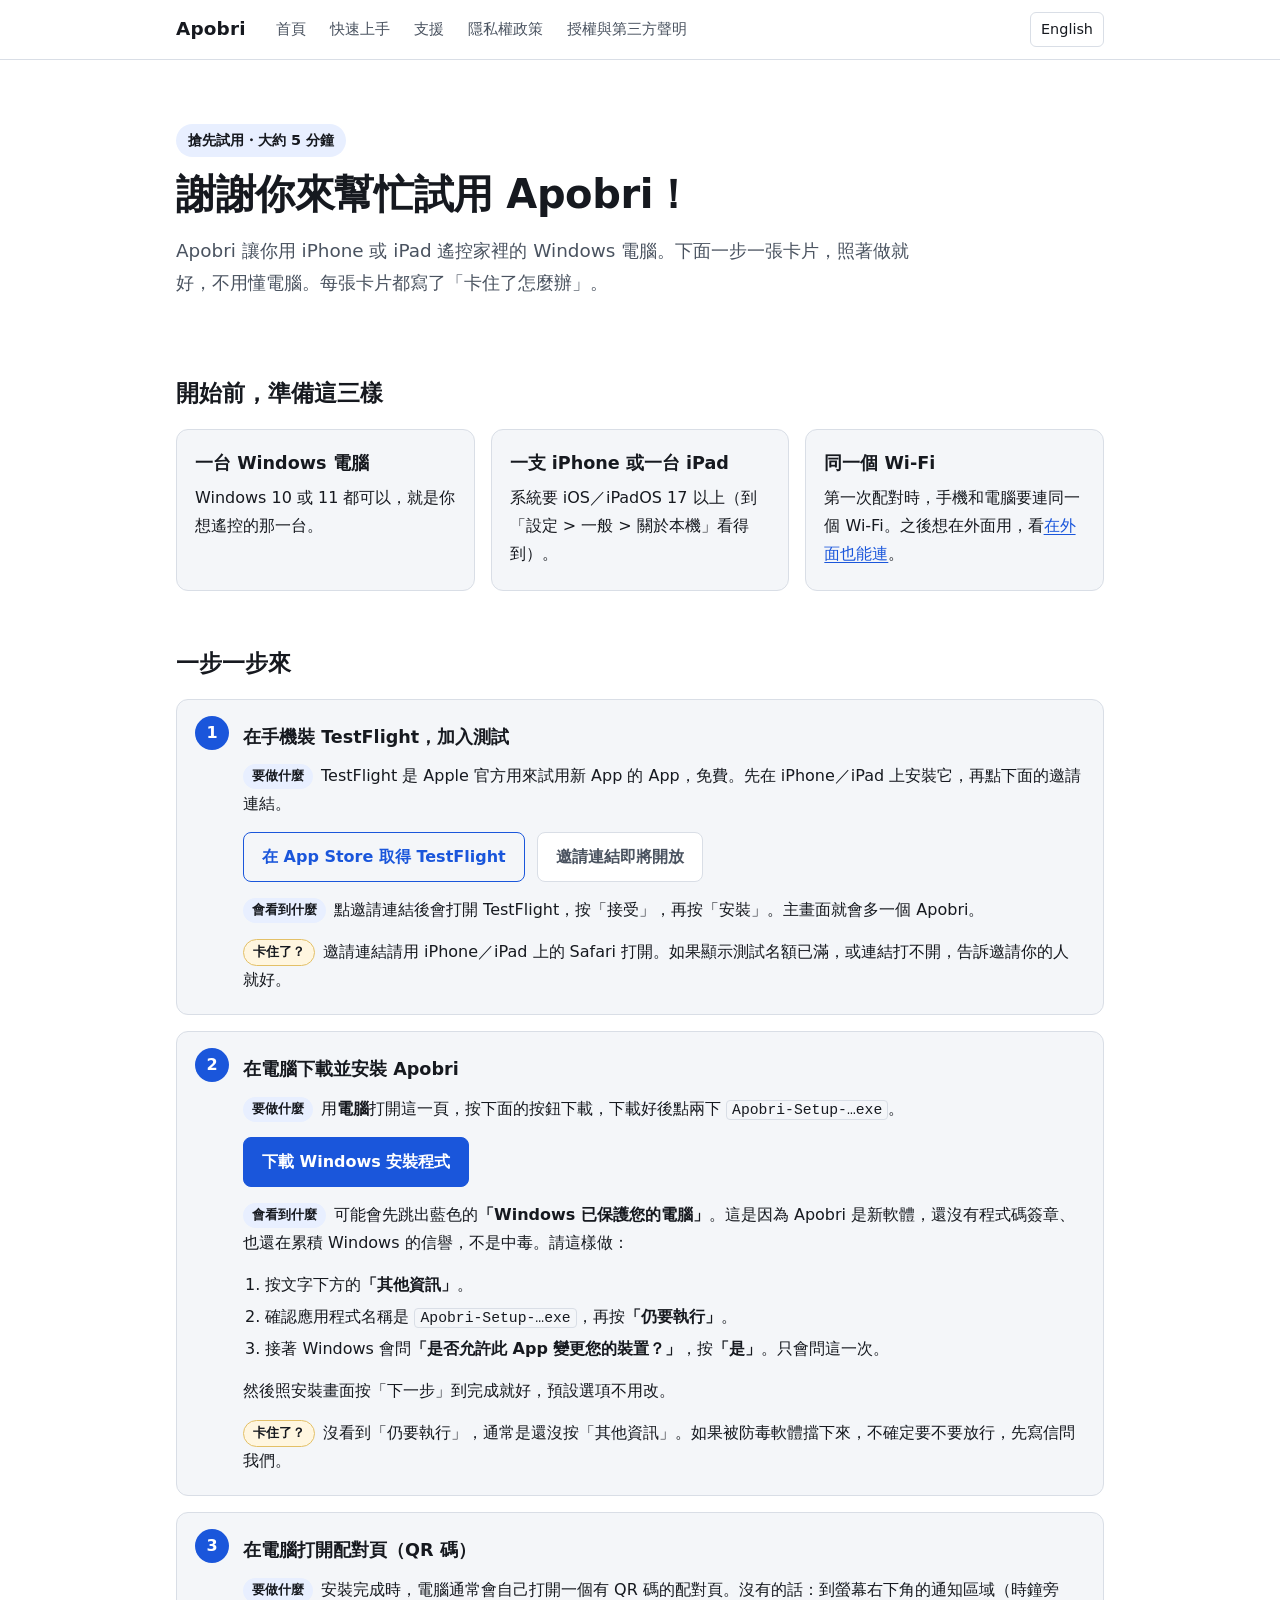
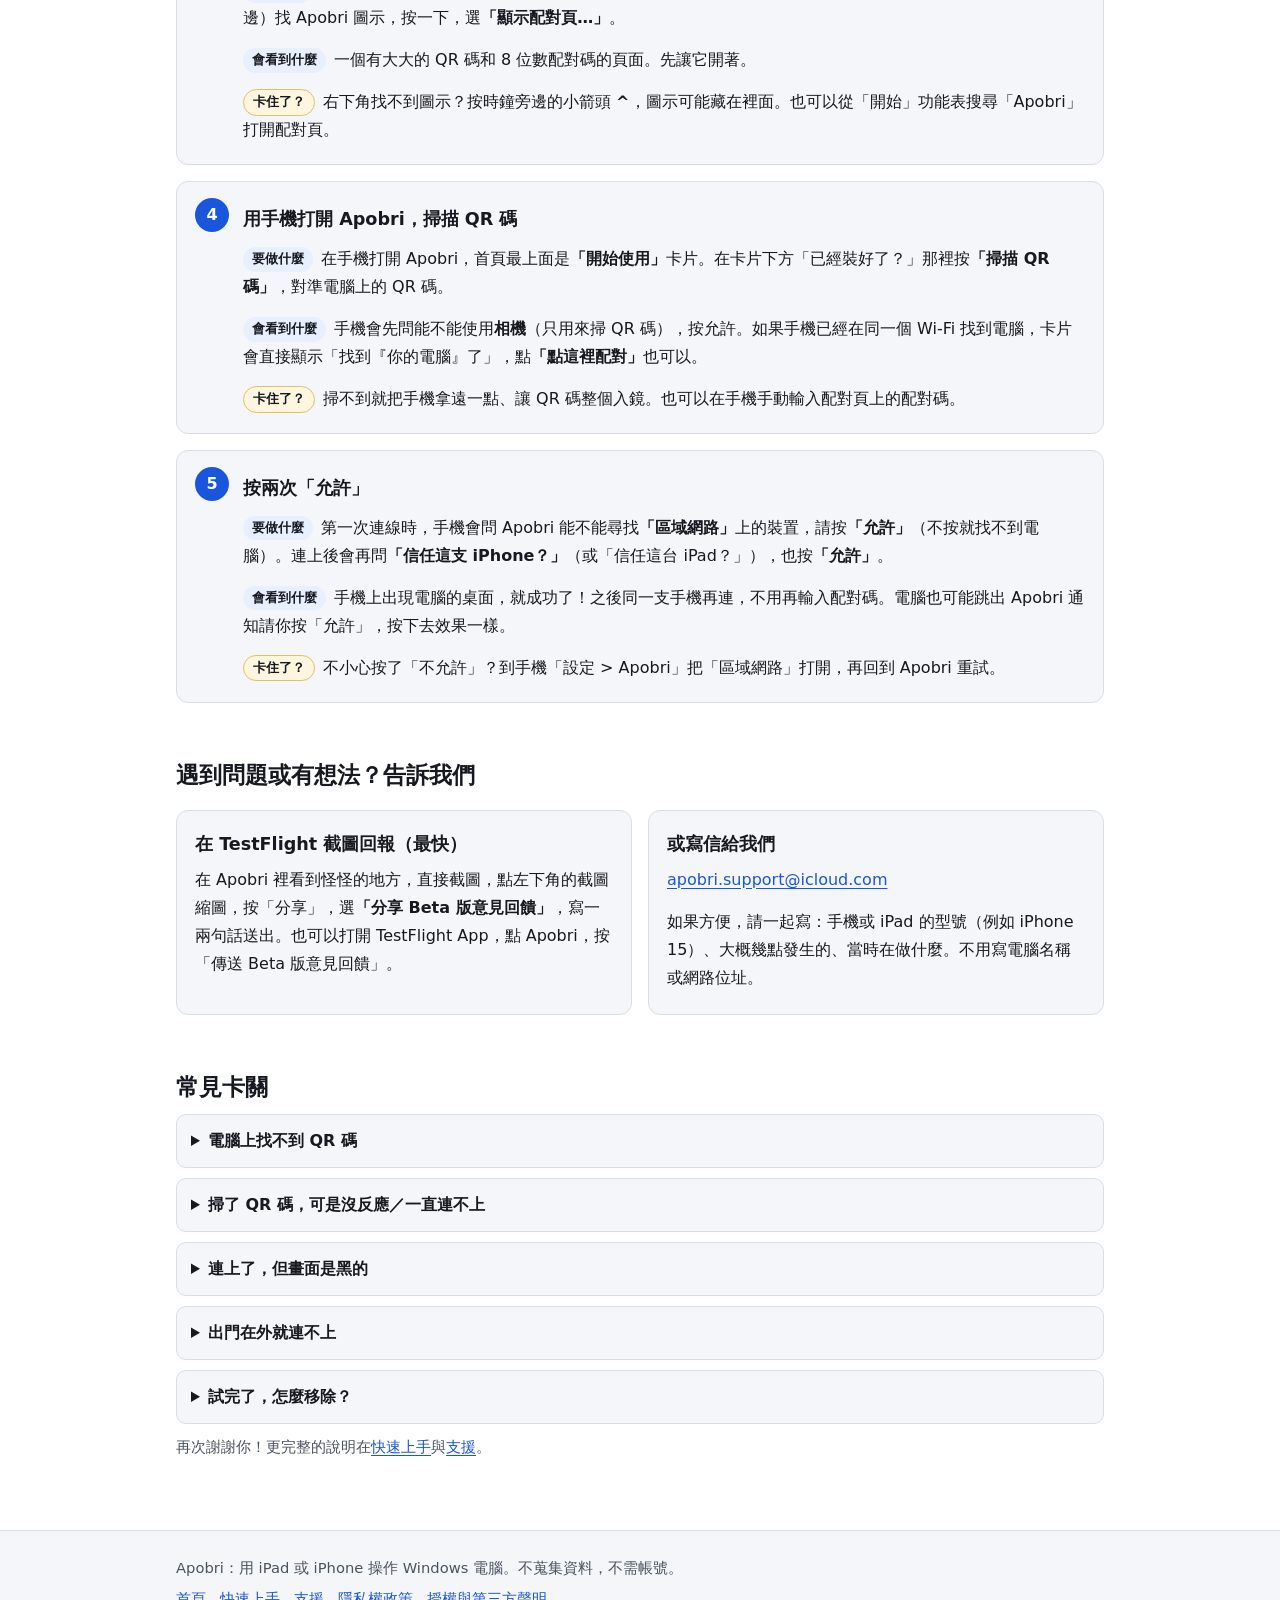
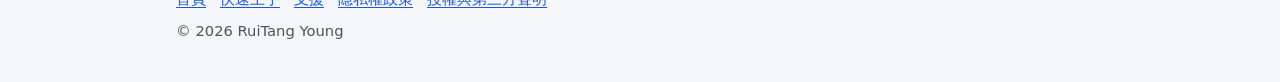
<file: beta.html>
<!doctype html>
<html lang="zh-Hant">
<head>
<meta charset="utf-8">
<meta name="viewport" content="width=device-width, initial-scale=1">
<title>搶先試用 Apobri 測試版 | Apobri</title>
<meta name="description" content="受邀參加 Apobri 測試的朋友看這裡：安裝 TestFlight、在電腦裝 Apobri、用手機掃 QR 碼配對，大約 5 分鐘，一步一步照著做就好。">
<meta name="color-scheme" content="light dark">
<meta property="og:type" content="website">
<meta property="og:site_name" content="Apobri">
<meta property="og:title" content="搶先試用 Apobri 測試版 | Apobri">
<meta property="og:description" content="受邀參加 Apobri 測試的朋友看這裡：安裝 TestFlight、在電腦裝 Apobri、用手機掃 QR 碼配對，大約 5 分鐘，一步一步照著做就好。">
<meta property="og:locale" content="zh_TW">
<meta property="og:locale:alternate" content="en_US">
<!-- TODO(待使用者填 / to fill): once the domain is known add <link rel="canonical"> and og:url / og:image. -->
<link rel="alternate" hreflang="zh-Hant" href="beta.html">
<link rel="alternate" hreflang="en" href="en/beta.html">
<link rel="alternate" hreflang="x-default" href="beta.html">
<link rel="icon" href="assets/favicon.svg" type="image/svg+xml">
<link rel="stylesheet" href="assets/style.css">
</head>
<body>
<a class="skip" href="#main">跳到主要內容</a>
<header class="site">
  <div class="wrap">
    <a class="brand" href="index.html">Apobri</a>
    <nav class="main" aria-label="主要選單"><a href="index.html">首頁</a><a href="quickstart.html">快速上手</a><a href="support.html">支援</a><a href="privacy.html">隱私權政策</a><a href="licenses.html">授權與第三方聲明</a></nav>
    <a class="lang" href="en/beta.html" hreflang="en" lang="en" aria-label="Switch to English">English</a>
  </div>
</header>
<main id="main">
  <div class="wrap">
<section class="hero">
  <p class="pill">搶先試用・大約 5 分鐘</p>
  <h1>謝謝你來幫忙試用 Apobri！</h1>
  <p class="lead">Apobri 讓你用 iPhone 或 iPad 遙控家裡的 Windows 電腦。下面一步一張卡片，照著做就好，不用懂電腦。每張卡片都寫了「卡住了怎麼辦」。</p>
</section>

<h2 id="need">開始前，準備這三樣</h2>
<div class="cards">
  <article class="card">
    <h3>一台 Windows 電腦</h3>
    <p>Windows 10 或 11 都可以，就是你想遙控的那一台。</p>
  </article>
  <article class="card">
    <h3>一支 iPhone 或一台 iPad</h3>
    <p>系統要 iOS／iPadOS 17 以上（到「設定 &gt; 一般 &gt; 關於本機」看得到）。</p>
  </article>
  <article class="card">
    <h3>同一個 Wi&#8209;Fi</h3>
    <p>第一次配對時，手機和電腦要連同一個 Wi&#8209;Fi。之後想在外面用，看<a href="quickstart.html#remote">在外面也能連</a>。</p>
  </article>
</div>

<h2 id="steps">一步一步來</h2>
<ol class="bsteps">
  <li id="step-testflight">
    <h3>在手機裝 TestFlight，加入測試</h3>
    <p><span class="tag">要做什麼</span>TestFlight 是 Apple 官方用來試用新 App 的 App，免費。先在 iPhone／iPad 上安裝它，再點下面的邀請連結。</p>
    <div class="btns"><a class="btn ghost" href="https://apps.apple.com/app/testflight/id899247664">在 App Store 取得 TestFlight</a> <span class="btn disabled" role="link" aria-disabled="true" data-todo="testflight">邀請連結即將開放</span></div>
    <p><span class="tag">會看到什麼</span>點邀請連結後會打開 TestFlight，按「接受」，再按「安裝」。主畫面就會多一個 Apobri。</p>
    <p><span class="tag warn">卡住了？</span>邀請連結請用 iPhone／iPad 上的 Safari 打開。如果顯示測試名額已滿，或連結打不開，告訴邀請你的人就好。</p>
  </li>
  <li id="step-pc">
    <h3>在電腦下載並安裝 Apobri</h3>
    <p><span class="tag">要做什麼</span>用<strong>電腦</strong>打開這一頁，按下面的按鈕下載，下載好後點兩下 <code>Apobri-Setup-…exe</code>。</p>
    <div class="btns"><a class="btn" href="https://github.com/reegggllllaaaaa-cpu/reegggllllaaaaa-cpu.github.io/releases/download/host-installer-v1.0.0/Apobri-Setup-1.0.0.exe">下載 Windows 安裝程式</a></div>
    <p><span class="tag">會看到什麼</span>可能會先跳出藍色的<strong>「Windows 已保護您的電腦」</strong>。這是因為 Apobri 是新軟體，還沒有程式碼簽章、也還在累積 Windows 的信譽，不是中毒。請這樣做：</p>
    <ol class="sub">
      <li>按文字下方的<strong>「其他資訊」</strong>。</li>
      <li>確認應用程式名稱是 <code>Apobri-Setup-…exe</code>，再按<strong>「仍要執行」</strong>。</li>
      <li>接著 Windows 會問<strong>「是否允許此 App 變更您的裝置？」</strong>，按<strong>「是」</strong>。只會問這一次。</li>
    </ol>
    <p>然後照安裝畫面按「下一步」到完成就好，預設選項不用改。</p>
    <p><span class="tag warn">卡住了？</span>沒看到「仍要執行」，通常是還沒按「其他資訊」。如果被防毒軟體擋下來，不確定要不要放行，先寫信問我們。</p>
  </li>
  <li id="step-qr">
    <h3>在電腦打開配對頁（QR 碼）</h3>
    <p><span class="tag">要做什麼</span>安裝完成時，電腦通常會自己打開一個有 QR 碼的配對頁。沒有的話：到螢幕右下角的通知區域（時鐘旁邊）找 Apobri 圖示，按一下，選<strong>「顯示配對頁…」</strong>。</p>
    <p><span class="tag">會看到什麼</span>一個有大大的 QR 碼和 8 位數配對碼的頁面。先讓它開著。</p>
    <p><span class="tag warn">卡住了？</span>右下角找不到圖示？按時鐘旁邊的小箭頭 <strong>^</strong>，圖示可能藏在裡面。也可以從「開始」功能表搜尋「Apobri」打開配對頁。</p>
  </li>
  <li id="step-scan">
    <h3>用手機打開 Apobri，掃描 QR 碼</h3>
    <p><span class="tag">要做什麼</span>在手機打開 Apobri，首頁最上面是<strong>「開始使用」</strong>卡片。在卡片下方「已經裝好了？」那裡按<strong>「掃描 QR 碼」</strong>，對準電腦上的 QR 碼。</p>
    <p><span class="tag">會看到什麼</span>手機會先問能不能使用<strong>相機</strong>（只用來掃 QR 碼），按允許。如果手機已經在同一個 Wi&#8209;Fi 找到電腦，卡片會直接顯示「找到『你的電腦』了」，點<strong>「點這裡配對」</strong>也可以。</p>
    <p><span class="tag warn">卡住了？</span>掃不到就把手機拿遠一點、讓 QR 碼整個入鏡。也可以在手機手動輸入配對頁上的配對碼。</p>
  </li>
  <li id="step-allow">
    <h3>按兩次「允許」</h3>
    <p><span class="tag">要做什麼</span>第一次連線時，手機會問 Apobri 能不能尋找<strong>「區域網路」</strong>上的裝置，請按<strong>「允許」</strong>（不按就找不到電腦）。連上後會再問<strong>「信任這支 iPhone？」</strong>（或「信任這台 iPad？」），也按<strong>「允許」</strong>。</p>
    <p><span class="tag">會看到什麼</span>手機上出現電腦的桌面，就成功了！之後同一支手機再連，不用再輸入配對碼。電腦也可能跳出 Apobri 通知請你按「允許」，按下去效果一樣。</p>
    <p><span class="tag warn">卡住了？</span>不小心按了「不允許」？到手機「設定 &gt; Apobri」把「區域網路」打開，再回到 Apobri 重試。</p>
  </li>
</ol>

<h2 id="feedback">遇到問題或有想法？告訴我們</h2>
<div class="cards">
  <article class="card">
    <h3>在 TestFlight 截圖回報（最快）</h3>
    <p>在 Apobri 裡看到怪怪的地方，直接截圖，點左下角的截圖縮圖，按「分享」，選<strong>「分享 Beta 版意見回饋」</strong>，寫一兩句話送出。也可以打開 TestFlight App，點 Apobri，按「傳送 Beta 版意見回饋」。</p>
  </article>
  <article class="card">
    <h3>或寫信給我們</h3>
    <p><a href="mailto:apobri.support@icloud.com">apobri.support@icloud.com</a></p>
    <p>如果方便，請一起寫：手機或 iPad 的型號（例如 iPhone 15）、大概幾點發生的、當時在做什麼。不用寫電腦名稱或網路位址。</p>
  </article>
</div>

<h2 id="faq">常見卡關</h2>
<details id="faq-qr">
  <summary>電腦上找不到 QR 碼</summary>
  <p>點螢幕右下角時鐘旁的 Apobri 圖示（可能藏在小箭頭 ^ 裡）&gt;「顯示配對頁…」。或從「開始」功能表搜尋「Apobri」。如果都找不到，可能沒安裝完成，請重新執行一次安裝檔。</p>
</details>
<details id="faq-scan">
  <summary>掃了 QR 碼，可是沒反應／一直連不上</summary>
  <ul>
    <li>手機和電腦連的是<strong>同一個 Wi&#8209;Fi</strong> 嗎？手機用行動網路時連不到。</li>
    <li>手機「設定 &gt; Apobri」的「區域網路」有打開嗎？</li>
    <li>咖啡廳、飯店、公司的 Wi&#8209;Fi 常常不讓裝置互相連線，請改用家裡的 Wi&#8209;Fi 試試。</li>
    <li>還是不行，看<a href="quickstart.html#not-found">更詳細的排除方法</a>。</li>
  </ul>
</details>
<details id="faq-black">
  <summary>連上了，但畫面是黑的</summary>
  <p>先等幾秒。電腦如果鎖定或睡著了，請先在電腦上解鎖一次再連。還是黑的，請截圖用 TestFlight 回報，這正是我們最想知道的問題。更多說明看<a href="quickstart.html#black">這裡</a>。</p>
</details>
<details id="faq-away">
  <summary>出門在外就連不上</summary>
  <p>出門在外，Apobri 可能經 Cloudflare 的轉接服務連回電腦，但不保證每個網路都連得上。最穩定的做法是設定一次免費的 Tailscale（大約 5 分鐘）。步驟在<a href="quickstart.html#remote">在外面也能連</a>。</p>
</details>
<details id="faq-uninstall">
  <summary>試完了，怎麼移除？</summary>
  <ul>
    <li><strong>電腦：</strong>Windows「設定 &gt; 應用程式 &gt; 已安裝的應用程式」找到 Apobri，按「解除安裝」。</li>
    <li><strong>手機：</strong>在主畫面長按 Apobri，選「移除 App」。TestFlight 不需要的話也可以一起刪掉。</li>
  </ul>
</details>
<p class="meta">再次謝謝你！更完整的說明在<a href="quickstart.html">快速上手</a>與<a href="support.html">支援</a>。</p>

  </div>
</main>
<footer class="site">
  <div class="wrap">
    <p>Apobri：用 iPad 或 iPhone 操作 Windows 電腦。不蒐集資料，不需帳號。</p>
    <nav aria-label="Footer"><a href="index.html">首頁</a><a href="quickstart.html">快速上手</a><a href="support.html">支援</a><a href="privacy.html">隱私權政策</a><a href="licenses.html">授權與第三方聲明</a></nav>
    <p>&copy; 2026 RuiTang Young</p>
  </div>
</footer>
</body>
</html>
</file>
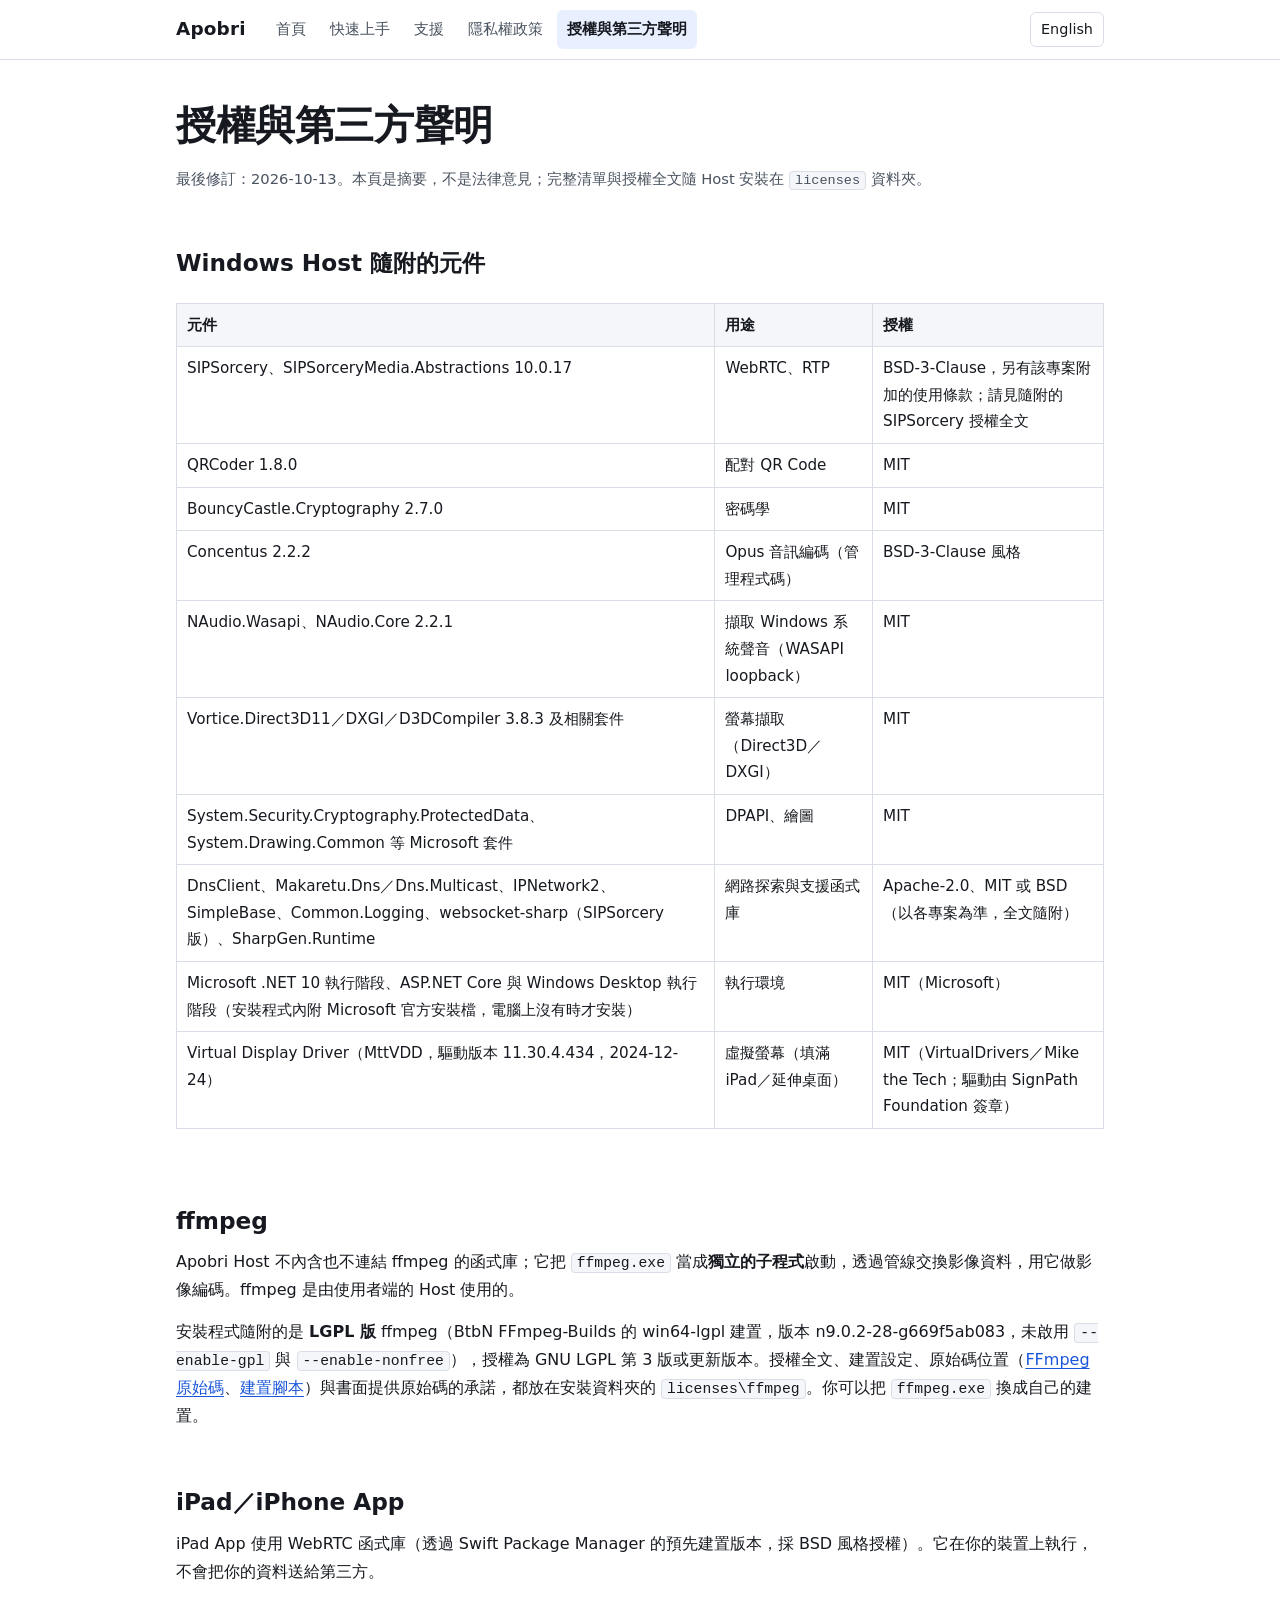
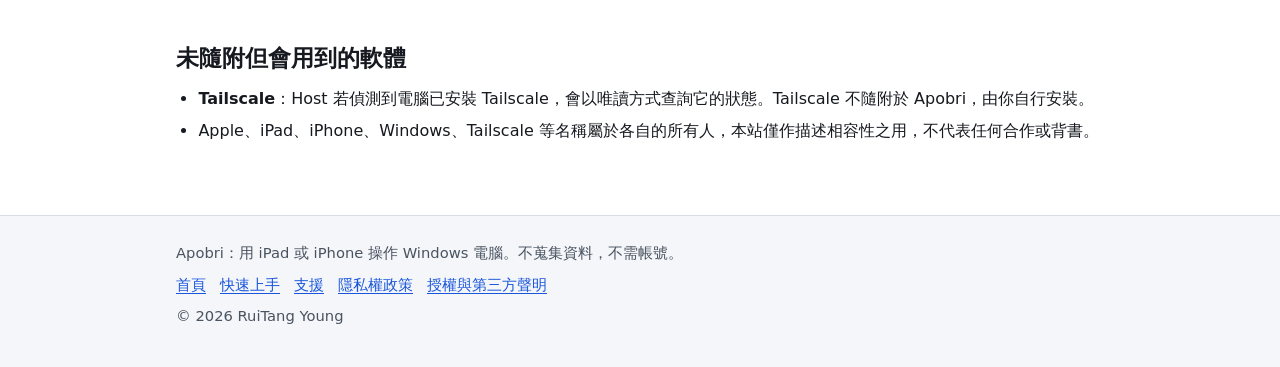
<file: licenses.html>
<!doctype html>
<html lang="zh-Hant">
<head>
<meta charset="utf-8">
<meta name="viewport" content="width=device-width, initial-scale=1">
<title>授權與第三方聲明 | Apobri</title>
<meta name="description" content="Apobri 使用的開放原始碼與第三方元件摘要、各自的授權，以及 ffmpeg 的使用方式。">
<meta name="color-scheme" content="light dark">
<meta property="og:type" content="website">
<meta property="og:site_name" content="Apobri">
<meta property="og:title" content="授權與第三方聲明 | Apobri">
<meta property="og:description" content="Apobri 使用的開放原始碼與第三方元件摘要、各自的授權，以及 ffmpeg 的使用方式。">
<meta property="og:locale" content="zh_TW">
<meta property="og:locale:alternate" content="en_US">
<!-- TODO(待使用者填 / to fill): once the domain is known add <link rel="canonical"> and og:url / og:image. -->
<link rel="alternate" hreflang="zh-Hant" href="licenses.html">
<link rel="alternate" hreflang="en" href="en/licenses.html">
<link rel="alternate" hreflang="x-default" href="licenses.html">
<link rel="icon" href="assets/favicon.svg" type="image/svg+xml">
<link rel="stylesheet" href="assets/style.css">
</head>
<body>
<a class="skip" href="#main">跳到主要內容</a>
<header class="site">
  <div class="wrap">
    <a class="brand" href="index.html">Apobri</a>
    <nav class="main" aria-label="主要選單"><a href="index.html">首頁</a><a href="quickstart.html">快速上手</a><a href="support.html">支援</a><a href="privacy.html">隱私權政策</a><a href="licenses.html" aria-current="page">授權與第三方聲明</a></nav>
    <a class="lang" href="en/licenses.html" hreflang="en" lang="en" aria-label="Switch to English">English</a>
  </div>
</header>
<main id="main">
  <div class="wrap">
<h1>授權與第三方聲明</h1>
<p class="meta">最後修訂：2026-10-13。本頁是摘要，不是法律意見；完整清單與授權全文隨 Host 安裝在 <code>licenses</code> 資料夾。</p>

<h2 id="host">Windows Host 隨附的元件</h2>
<div class="tablewrap"><table>
  <tr><th>元件</th><th>用途</th><th>授權</th></tr>
  <tr><td>SIPSorcery、SIPSorceryMedia.Abstractions 10.0.17</td><td>WebRTC、RTP</td><td>BSD-3-Clause，另有該專案附加的使用條款；請見隨附的 SIPSorcery 授權全文</td></tr>
  <tr><td>QRCoder 1.8.0</td><td>配對 QR Code</td><td>MIT</td></tr>
  <tr><td>BouncyCastle.Cryptography 2.7.0</td><td>密碼學</td><td>MIT</td></tr>
  <tr><td>Concentus 2.2.2</td><td>Opus 音訊編碼（管理程式碼）</td><td>BSD-3-Clause 風格</td></tr>
  <tr><td>NAudio.Wasapi、NAudio.Core 2.2.1</td><td>擷取 Windows 系統聲音（WASAPI loopback）</td><td>MIT</td></tr>
  <tr><td>Vortice.Direct3D11／DXGI／D3DCompiler 3.8.3 及相關套件</td><td>螢幕擷取（Direct3D／DXGI）</td><td>MIT</td></tr>
  <tr><td>System.Security.Cryptography.ProtectedData、System.Drawing.Common 等 Microsoft 套件</td><td>DPAPI、繪圖</td><td>MIT</td></tr>
  <tr><td>DnsClient、Makaretu.Dns／Dns.Multicast、IPNetwork2、SimpleBase、Common.Logging、websocket-sharp（SIPSorcery 版）、SharpGen.Runtime</td><td>網路探索與支援函式庫</td><td>Apache-2.0、MIT 或 BSD（以各專案為準，全文隨附）</td></tr>
  <tr><td>Microsoft .NET 10 執行階段、ASP.NET Core 與 Windows Desktop 執行階段（安裝程式內附 Microsoft 官方安裝檔，電腦上沒有時才安裝）</td><td>執行環境</td><td>MIT（Microsoft）</td></tr>
  <tr><td>Virtual Display Driver（MttVDD，驅動版本 11.30.4.434，2024-12-24）</td><td>虛擬螢幕（填滿 iPad／延伸桌面）</td><td>MIT（VirtualDrivers／Mike the Tech；驅動由 SignPath Foundation 簽章）</td></tr>
</table></div>

<h2 id="ffmpeg">ffmpeg</h2>
<p>Apobri Host 不內含也不連結 ffmpeg 的函式庫；它把 <code>ffmpeg.exe</code> 當成<strong>獨立的子程式</strong>啟動，透過管線交換影像資料，用它做影像編碼。ffmpeg 是由使用者端的 Host 使用的。</p>
<p>安裝程式隨附的是 <strong>LGPL 版</strong> ffmpeg（BtbN FFmpeg-Builds 的 win64-lgpl 建置，版本 n9.0.2-28-g669f5ab083，未啟用 <code>--enable-gpl</code> 與 <code>--enable-nonfree</code>），授權為 GNU LGPL 第 3 版或更新版本。授權全文、建置設定、原始碼位置（<a href="https://github.com/FFmpeg/FFmpeg/tree/669f5ab083c7732c10f1ce9e4f1915960dd88457">FFmpeg 原始碼</a>、<a href="https://github.com/BtbN/FFmpeg-Builds/tree/autobuild-2026-10-15-13-03">建置腳本</a>）與書面提供原始碼的承諾，都放在安裝資料夾的 <code>licenses\ffmpeg</code>。你可以把 <code>ffmpeg.exe</code> 換成自己的建置。</p>

<h2 id="ios">iPad／iPhone App</h2>
<p>iPad App 使用 WebRTC 函式庫（透過 Swift Package Manager 的預先建置版本，採 BSD 風格授權）。它在你的裝置上執行，不會把你的資料送給第三方。</p>

<h2 id="others">未隨附但會用到的軟體</h2>
<ul>
  <li><strong>Tailscale</strong>：Host 若偵測到電腦已安裝 Tailscale，會以唯讀方式查詢它的狀態。Tailscale 不隨附於 Apobri，由你自行安裝。</li>
  <li>Apple、iPad、iPhone、Windows、Tailscale 等名稱屬於各自的所有人，本站僅作描述相容性之用，不代表任何合作或背書。</li>
</ul>

  </div>
</main>
<footer class="site">
  <div class="wrap">
    <p>Apobri：用 iPad 或 iPhone 操作 Windows 電腦。不蒐集資料，不需帳號。</p>
    <nav aria-label="Footer"><a href="index.html">首頁</a><a href="quickstart.html">快速上手</a><a href="support.html">支援</a><a href="privacy.html">隱私權政策</a><a href="licenses.html">授權與第三方聲明</a></nav>
    <p>&copy; 2026 RuiTang Young</p>
  </div>
</footer>
</body>
</html>
</file>
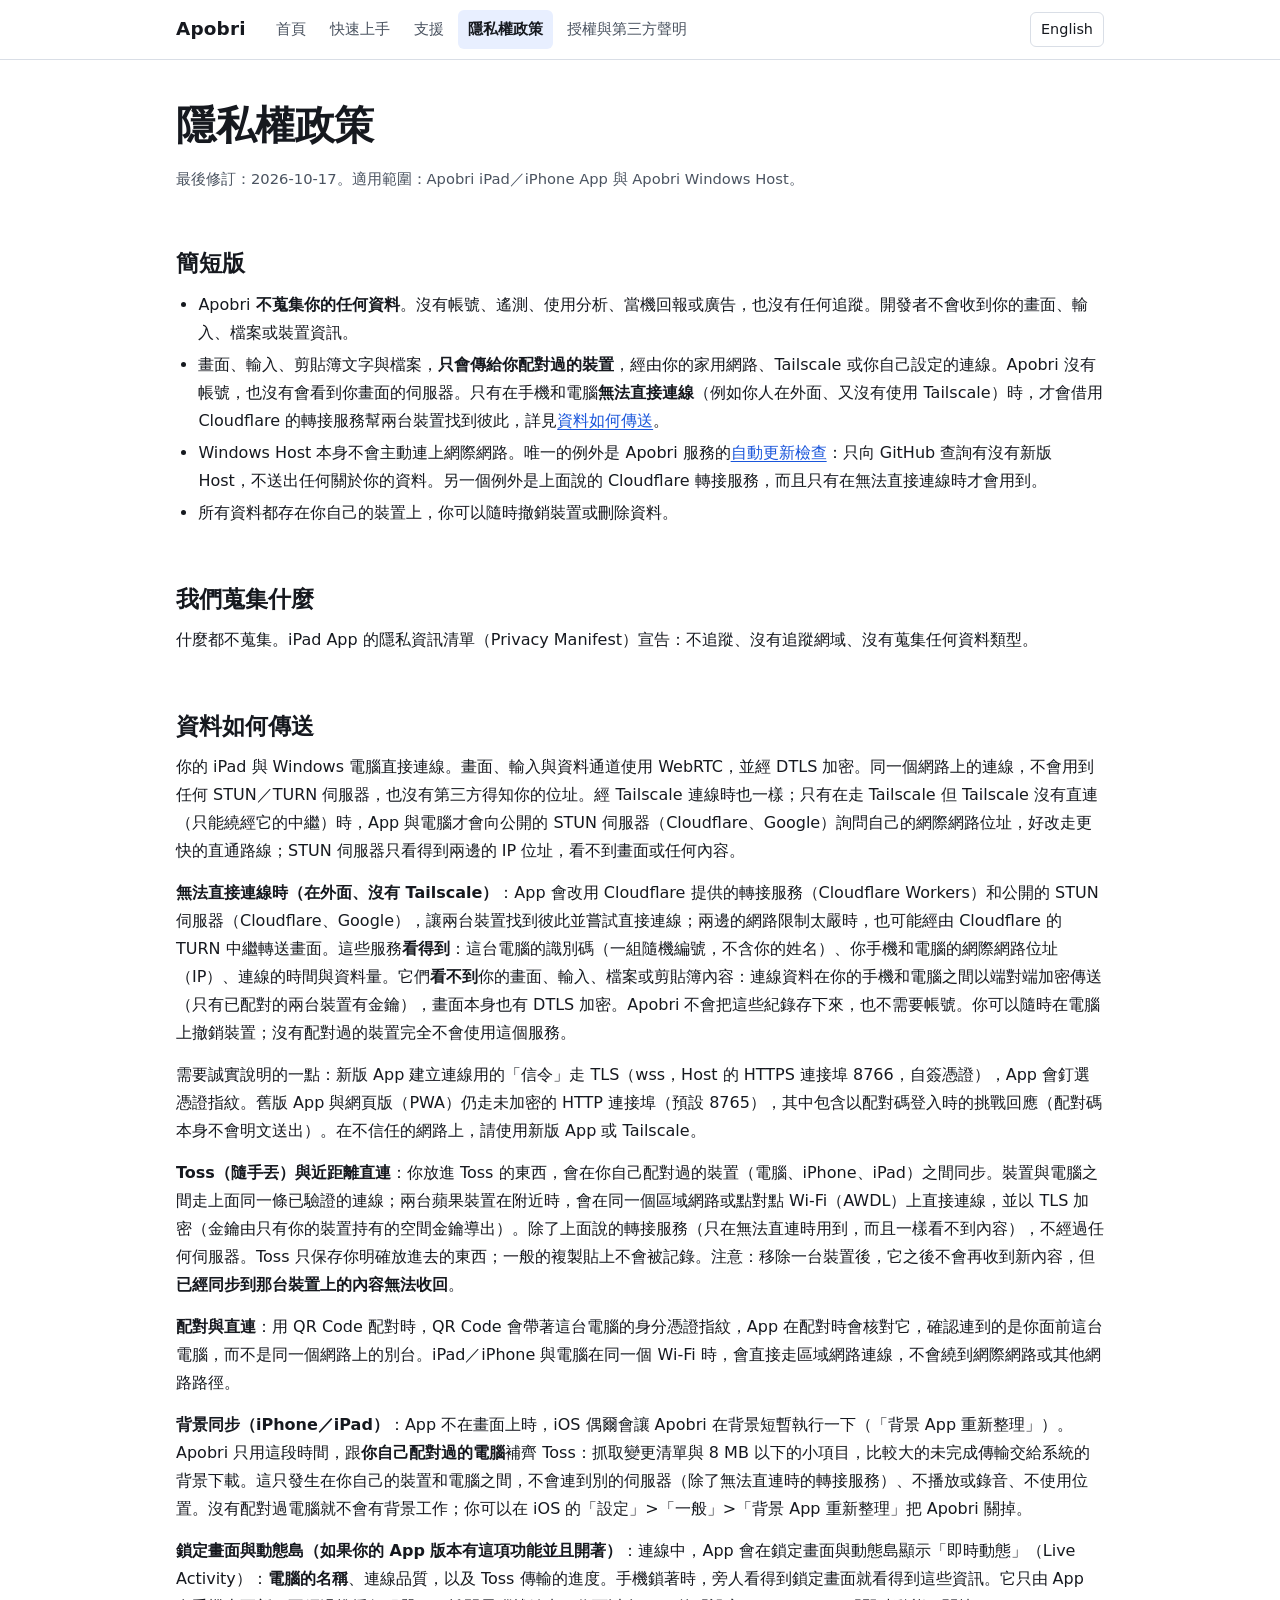
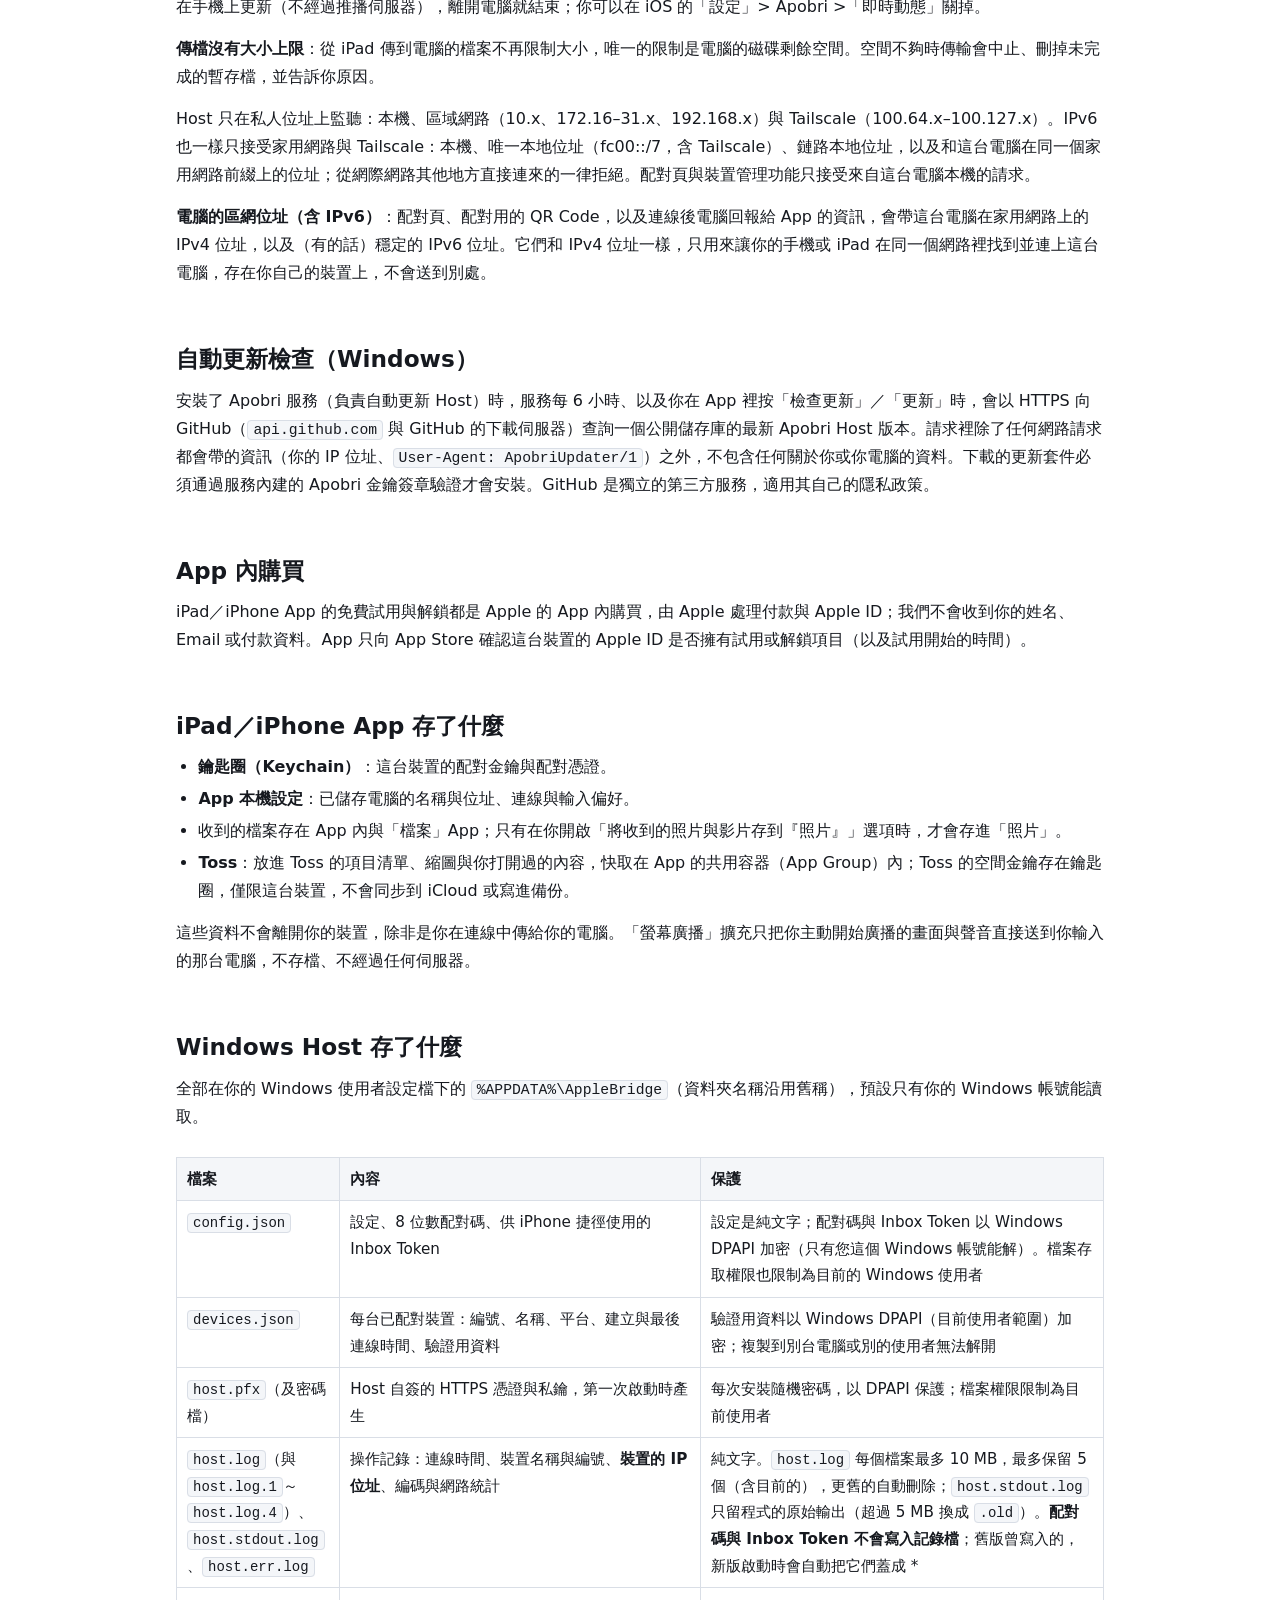
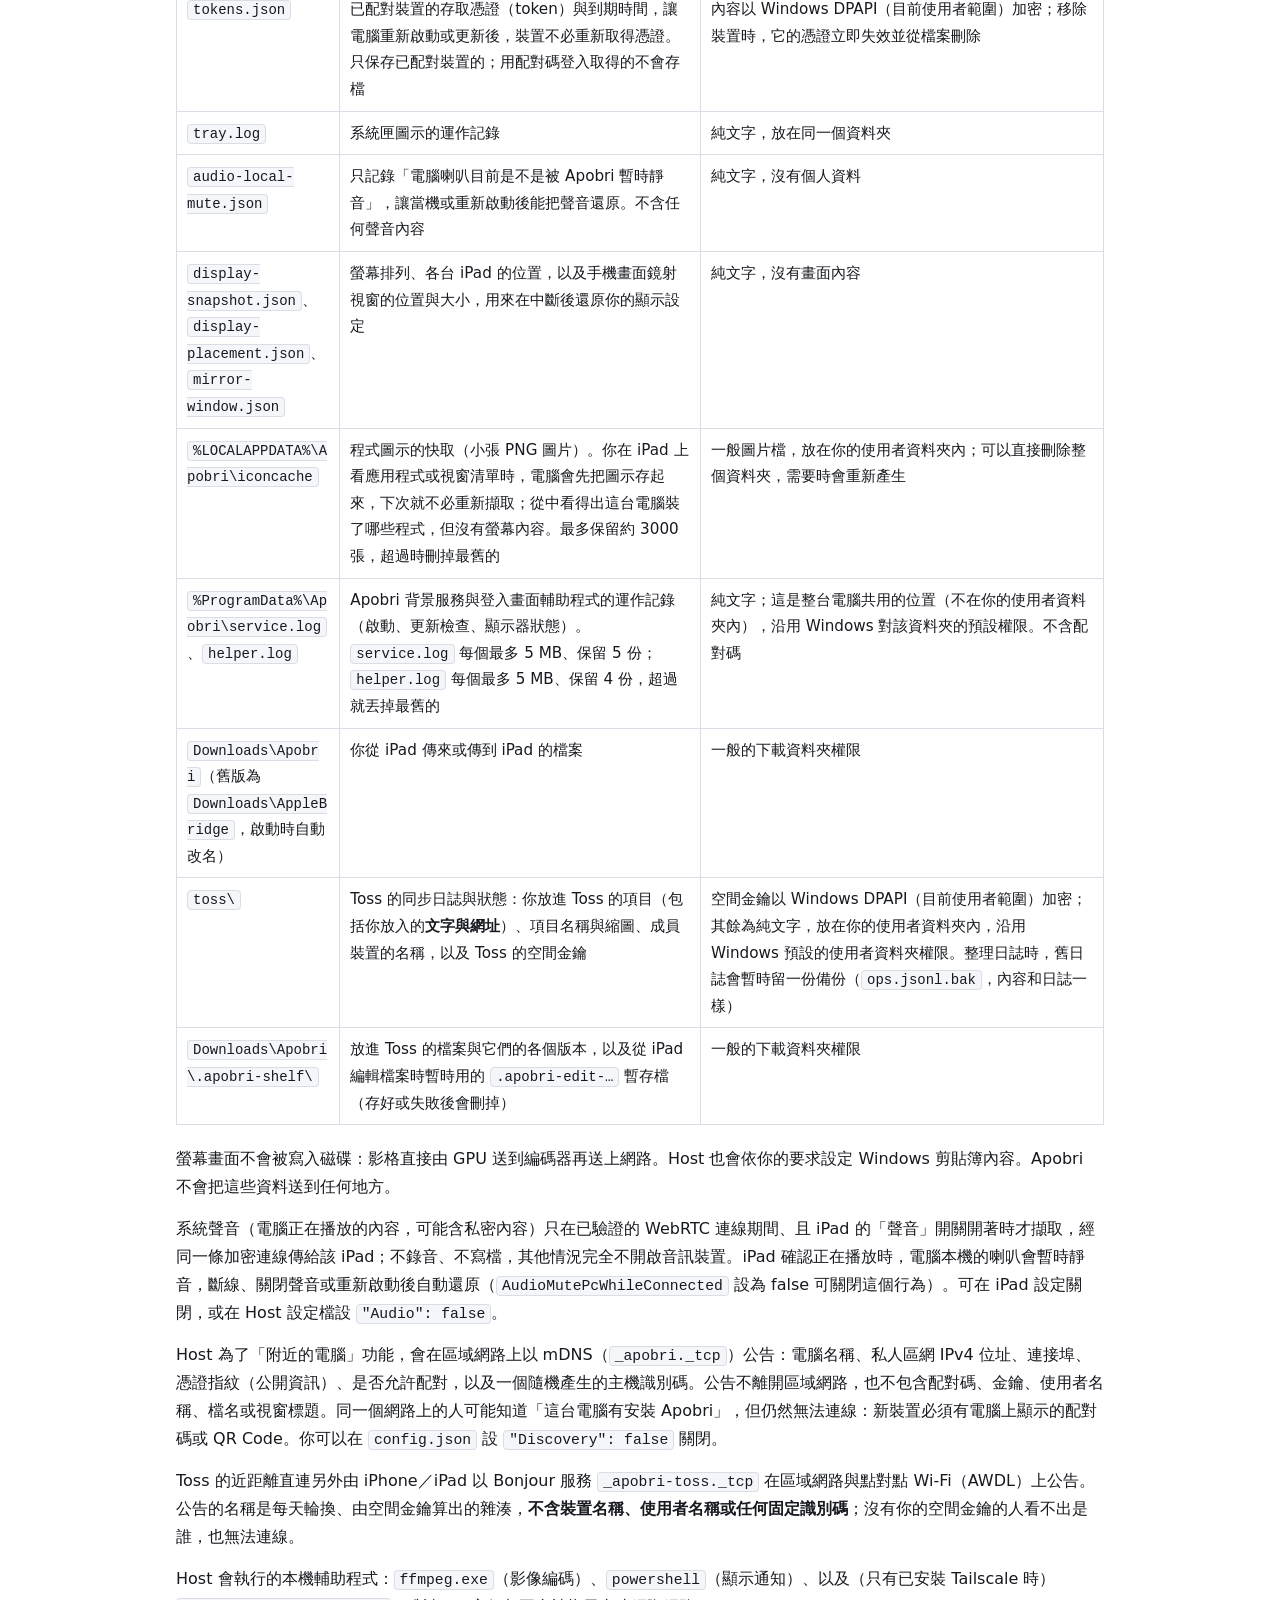
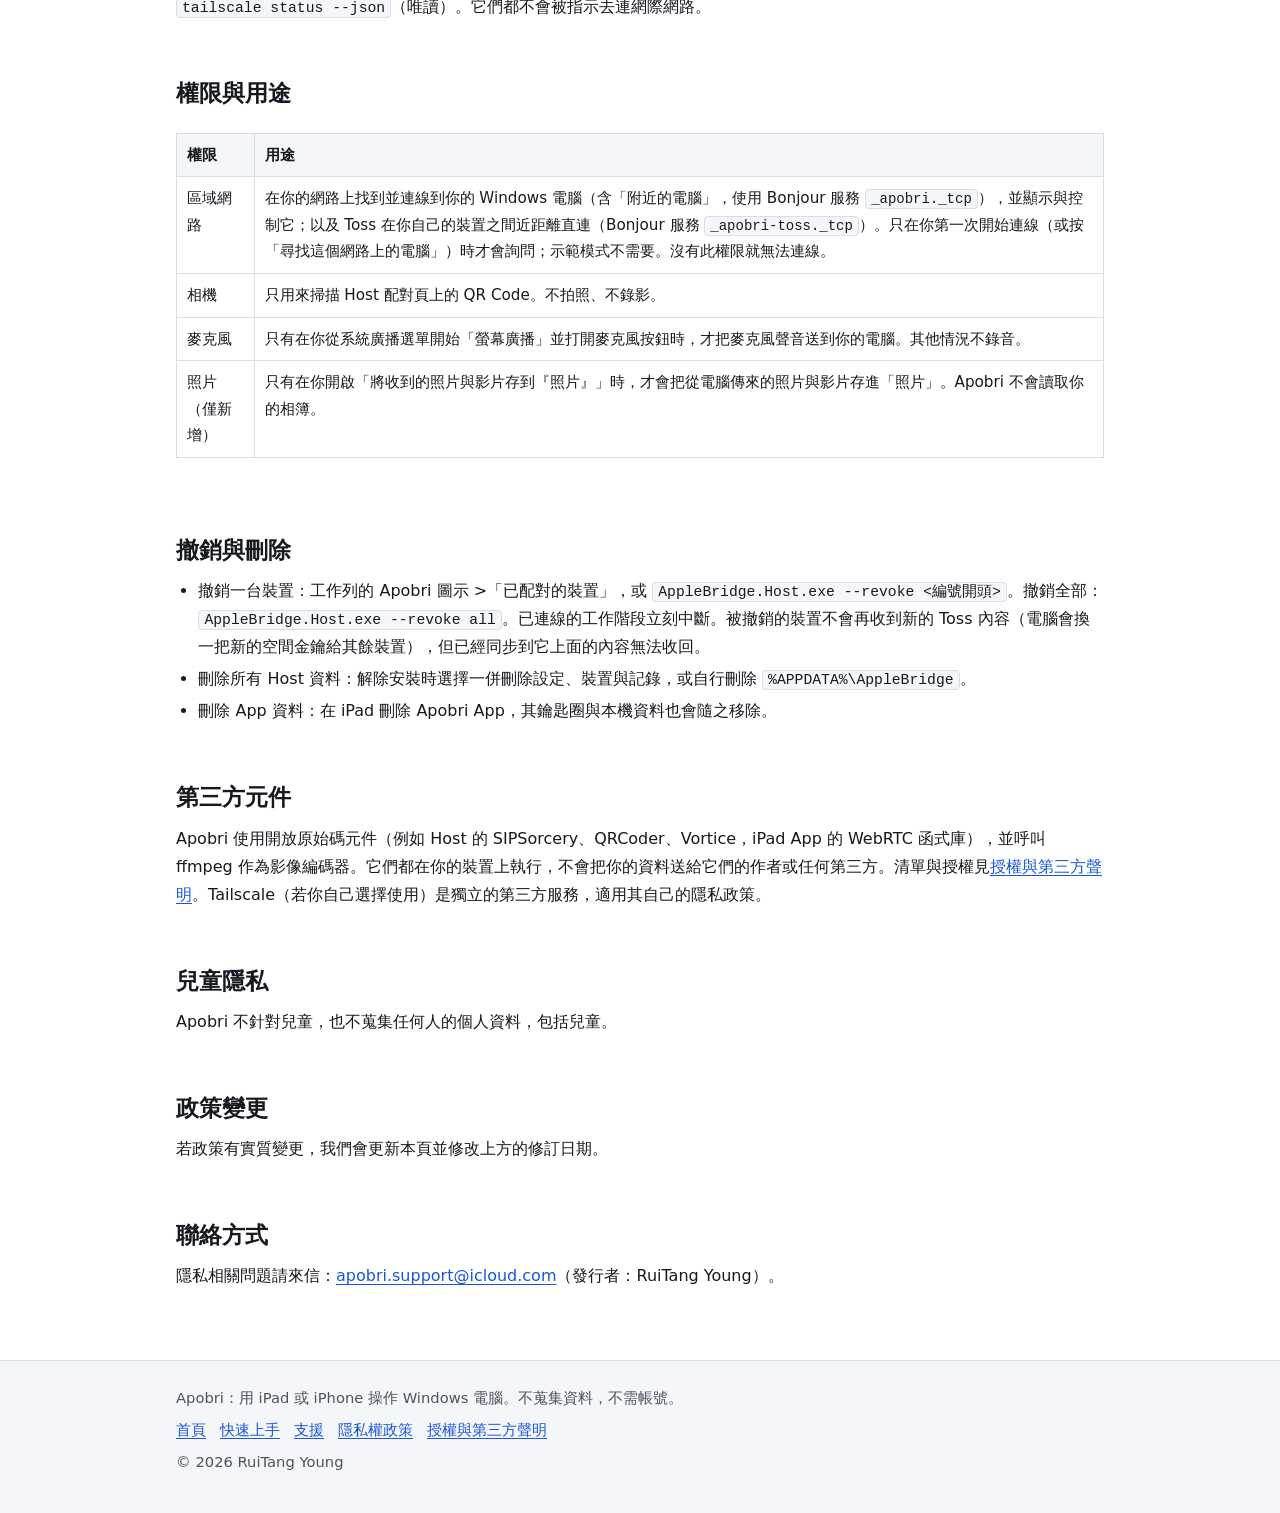
<file: privacy.html>
<!doctype html>
<html lang="zh-Hant">
<head>
<meta charset="utf-8">
<meta name="viewport" content="width=device-width, initial-scale=1">
<title>隱私權政策 | Apobri</title>
<meta name="description" content="Apobri 不蒐集你的資料：沒有帳號、遙測、分析或廣告。本頁說明 App 與 Windows Host 各存什麼、各項權限的用途與第三方元件。">
<meta name="color-scheme" content="light dark">
<meta property="og:type" content="website">
<meta property="og:site_name" content="Apobri">
<meta property="og:title" content="隱私權政策 | Apobri">
<meta property="og:description" content="Apobri 不蒐集你的資料：沒有帳號、遙測、分析或廣告。本頁說明 App 與 Windows Host 各存什麼、各項權限的用途與第三方元件。">
<meta property="og:locale" content="zh_TW">
<meta property="og:locale:alternate" content="en_US">
<!-- TODO(待使用者填 / to fill): once the domain is known add <link rel="canonical"> and og:url / og:image. -->
<link rel="alternate" hreflang="zh-Hant" href="privacy.html">
<link rel="alternate" hreflang="en" href="en/privacy.html">
<link rel="alternate" hreflang="x-default" href="privacy.html">
<link rel="icon" href="assets/favicon.svg" type="image/svg+xml">
<link rel="stylesheet" href="assets/style.css">
</head>
<body>
<a class="skip" href="#main">跳到主要內容</a>
<header class="site">
  <div class="wrap">
    <a class="brand" href="index.html">Apobri</a>
    <nav class="main" aria-label="主要選單"><a href="index.html">首頁</a><a href="quickstart.html">快速上手</a><a href="support.html">支援</a><a href="privacy.html" aria-current="page">隱私權政策</a><a href="licenses.html">授權與第三方聲明</a></nav>
    <a class="lang" href="en/privacy.html" hreflang="en" lang="en" aria-label="Switch to English">English</a>
  </div>
</header>
<main id="main">
  <div class="wrap">
<h1>隱私權政策</h1>
<p class="meta">最後修訂：2026-10-17。適用範圍：Apobri iPad／iPhone App 與 Apobri Windows Host。</p>

<h2 id="short">簡短版</h2>
<ul>
  <li>Apobri <strong>不蒐集你的任何資料</strong>。沒有帳號、遙測、使用分析、當機回報或廣告，也沒有任何追蹤。開發者不會收到你的畫面、輸入、檔案或裝置資訊。</li>
  <li>畫面、輸入、剪貼簿文字與檔案，<strong>只會傳給你配對過的裝置</strong>，經由你的家用網路、Tailscale 或你自己設定的連線。Apobri 沒有帳號，也沒有會看到你畫面的伺服器。只有在手機和電腦<strong>無法直接連線</strong>（例如你人在外面、又沒有使用 Tailscale）時，才會借用 Cloudflare 的轉接服務幫兩台裝置找到彼此，詳見<a href="#flow">資料如何傳送</a>。</li>
  <li>Windows Host 本身不會主動連上網際網路。唯一的例外是 Apobri 服務的<a href="#update">自動更新檢查</a>：只向 GitHub 查詢有沒有新版 Host，不送出任何關於你的資料。另一個例外是上面說的 Cloudflare 轉接服務，而且只有在無法直接連線時才會用到。</li>
  <li>所有資料都存在你自己的裝置上，你可以隨時撤銷裝置或刪除資料。</li>
</ul>

<h2 id="collect">我們蒐集什麼</h2>
<p>什麼都不蒐集。iPad App 的隱私資訊清單（Privacy Manifest）宣告：不追蹤、沒有追蹤網域、沒有蒐集任何資料類型。</p>

<h2 id="flow">資料如何傳送</h2>
<p>你的 iPad 與 Windows 電腦直接連線。畫面、輸入與資料通道使用 WebRTC，並經 DTLS 加密。同一個網路上的連線，不會用到任何 STUN／TURN 伺服器，也沒有第三方得知你的位址。經 Tailscale 連線時也一樣；只有在走 Tailscale 但 Tailscale 沒有直連（只能繞經它的中繼）時，App 與電腦才會向公開的 STUN 伺服器（Cloudflare、Google）詢問自己的網際網路位址，好改走更快的直通路線；STUN 伺服器只看得到兩邊的 IP 位址，看不到畫面或任何內容。</p>
<p><strong>無法直接連線時（在外面、沒有 Tailscale）</strong>：App 會改用 Cloudflare 提供的轉接服務（Cloudflare Workers）和公開的 STUN 伺服器（Cloudflare、Google），讓兩台裝置找到彼此並嘗試直接連線；兩邊的網路限制太嚴時，也可能經由 Cloudflare 的 TURN 中繼轉送畫面。這些服務<strong>看得到</strong>：這台電腦的識別碼（一組隨機編號，不含你的姓名）、你手機和電腦的網際網路位址（IP）、連線的時間與資料量。它們<strong>看不到</strong>你的畫面、輸入、檔案或剪貼簿內容：連線資料在你的手機和電腦之間以端對端加密傳送（只有已配對的兩台裝置有金鑰），畫面本身也有 DTLS 加密。Apobri 不會把這些紀錄存下來，也不需要帳號。你可以隨時在電腦上撤銷裝置；沒有配對過的裝置完全不會使用這個服務。</p>
<p>需要誠實說明的一點：新版 App 建立連線用的「信令」走 TLS（wss，Host 的 HTTPS 連接埠 8766，自簽憑證），App 會釘選憑證指紋。舊版 App 與網頁版（PWA）仍走未加密的 HTTP 連接埠（預設 8765），其中包含以配對碼登入時的挑戰回應（配對碼本身不會明文送出）。在不信任的網路上，請使用新版 App 或 Tailscale。</p>
<p><strong>Toss（隨手丟）與近距離直連</strong>：你放進 Toss 的東西，會在你自己配對過的裝置（電腦、iPhone、iPad）之間同步。裝置與電腦之間走上面同一條已驗證的連線；兩台蘋果裝置在附近時，會在同一個區域網路或點對點 Wi‑Fi（AWDL）上直接連線，並以 TLS 加密（金鑰由只有你的裝置持有的空間金鑰導出）。除了上面說的轉接服務（只在無法直連時用到，而且一樣看不到內容），不經過任何伺服器。Toss 只保存你明確放進去的東西；一般的複製貼上不會被記錄。注意：移除一台裝置後，它之後不會再收到新內容，但<strong>已經同步到那台裝置上的內容無法收回</strong>。</p>
<p><strong>配對與直連</strong>：用 QR Code 配對時，QR Code 會帶著這台電腦的身分憑證指紋，App 在配對時會核對它，確認連到的是你面前這台電腦，而不是同一個網路上的別台。iPad／iPhone 與電腦在同一個 Wi‑Fi 時，會直接走區域網路連線，不會繞到網際網路或其他網路路徑。</p>
<p><strong>背景同步（iPhone／iPad）</strong>：App 不在畫面上時，iOS 偶爾會讓 Apobri 在背景短暫執行一下（「背景 App 重新整理」）。Apobri 只用這段時間，跟<strong>你自己配對過的電腦</strong>補齊 Toss：抓取變更清單與 8 MB 以下的小項目，比較大的未完成傳輸交給系統的背景下載。這只發生在你自己的裝置和電腦之間，不會連到別的伺服器（除了無法直連時的轉接服務）、不播放或錄音、不使用位置。沒有配對過電腦就不會有背景工作；你可以在 iOS 的「設定」&gt;「一般」&gt;「背景 App 重新整理」把 Apobri 關掉。</p>
<p><strong>鎖定畫面與動態島（如果你的 App 版本有這項功能並且開著）</strong>：連線中，App 會在鎖定畫面與動態島顯示「即時動態」（Live Activity）：<strong>電腦的名稱</strong>、連線品質，以及 Toss 傳輸的進度。手機鎖著時，旁人看得到鎖定畫面就看得到這些資訊。它只由 App 在手機上更新（不經過推播伺服器），離開電腦就結束；你可以在 iOS 的「設定」&gt; Apobri &gt;「即時動態」關掉。</p>
<p><strong>傳檔沒有大小上限</strong>：從 iPad 傳到電腦的檔案不再限制大小，唯一的限制是電腦的磁碟剩餘空間。空間不夠時傳輸會中止、刪掉未完成的暫存檔，並告訴你原因。</p>
<p>Host 只在私人位址上監聽：本機、區域網路（10.x、172.16–31.x、192.168.x）與 Tailscale（100.64.x–100.127.x）。IPv6 也一樣只接受家用網路與 Tailscale：本機、唯一本地位址（fc00::/7，含 Tailscale）、鏈路本地位址，以及和這台電腦在同一個家用網路前綴上的位址；從網際網路其他地方直接連來的一律拒絕。配對頁與裝置管理功能只接受來自這台電腦本機的請求。</p>
<p><strong>電腦的區網位址（含 IPv6）</strong>：配對頁、配對用的 QR Code，以及連線後電腦回報給 App 的資訊，會帶這台電腦在家用網路上的 IPv4 位址，以及（有的話）穩定的 IPv6 位址。它們和 IPv4 位址一樣，只用來讓你的手機或 iPad 在同一個網路裡找到並連上這台電腦，存在你自己的裝置上，不會送到別處。</p>

<h2 id="update">自動更新檢查（Windows）</h2>
<p>安裝了 Apobri 服務（負責自動更新 Host）時，服務每 6 小時、以及你在 App 裡按「檢查更新」／「更新」時，會以 HTTPS 向 GitHub（<code>api.github.com</code> 與 GitHub 的下載伺服器）查詢一個公開儲存庫的最新 Apobri Host 版本。請求裡除了任何網路請求都會帶的資訊（你的 IP 位址、<code>User-Agent: ApobriUpdater/1</code>）之外，不包含任何關於你或你電腦的資料。下載的更新套件必須通過服務內建的 Apobri 金鑰簽章驗證才會安裝。GitHub 是獨立的第三方服務，適用其自己的隱私政策。</p>

<h2 id="purchases">App 內購買</h2>
<p>iPad／iPhone App 的免費試用與解鎖都是 Apple 的 App 內購買，由 Apple 處理付款與 Apple ID；我們不會收到你的姓名、Email 或付款資料。App 只向 App Store 確認這台裝置的 Apple ID 是否擁有試用或解鎖項目（以及試用開始的時間）。</p>

<h2 id="stored-app">iPad／iPhone App 存了什麼</h2>
<ul>
  <li><strong>鑰匙圈（Keychain）</strong>：這台裝置的配對金鑰與配對憑證。</li>
  <li><strong>App 本機設定</strong>：已儲存電腦的名稱與位址、連線與輸入偏好。</li>
  <li>收到的檔案存在 App 內與「檔案」App；只有在你開啟「將收到的照片與影片存到『照片』」選項時，才會存進「照片」。</li>
  <li><strong>Toss</strong>：放進 Toss 的項目清單、縮圖與你打開過的內容，快取在 App 的共用容器（App Group）內；Toss 的空間金鑰存在鑰匙圈，僅限這台裝置，不會同步到 iCloud 或寫進備份。</li>
</ul>
<p>這些資料不會離開你的裝置，除非是你在連線中傳給你的電腦。「螢幕廣播」擴充只把你主動開始廣播的畫面與聲音直接送到你輸入的那台電腦，不存檔、不經過任何伺服器。</p>

<h2 id="stored-host">Windows Host 存了什麼</h2>
<p>全部在你的 Windows 使用者設定檔下的 <code>%APPDATA%\AppleBridge</code>（資料夾名稱沿用舊稱），預設只有你的 Windows 帳號能讀取。</p>
<div class="tablewrap"><table>
  <tr><th>檔案</th><th>內容</th><th>保護</th></tr>
  <tr><td><code>config.json</code></td><td>設定、8 位數配對碼、供 iPhone 捷徑使用的 Inbox Token</td><td>設定是純文字；配對碼與 Inbox Token 以 Windows DPAPI 加密（只有您這個 Windows 帳號能解）。檔案存取權限也限制為目前的 Windows 使用者</td></tr>
  <tr><td><code>devices.json</code></td><td>每台已配對裝置：編號、名稱、平台、建立與最後連線時間、驗證用資料</td><td>驗證用資料以 Windows DPAPI（目前使用者範圍）加密；複製到別台電腦或別的使用者無法解開</td></tr>
  <tr><td><code>host.pfx</code>（及密碼檔）</td><td>Host 自簽的 HTTPS 憑證與私鑰，第一次啟動時產生</td><td>每次安裝隨機密碼，以 DPAPI 保護；檔案權限限制為目前使用者</td></tr>
  <tr><td><code>host.log</code>（與 <code>host.log.1</code>～<code>host.log.4</code>）、<code>host.stdout.log</code>、<code>host.err.log</code></td><td>操作記錄：連線時間、裝置名稱與編號、<strong>裝置的 IP 位址</strong>、編碼與網路統計</td><td>純文字。<code>host.log</code> 每個檔案最多 10 MB，最多保留 5 個（含目前的），更舊的自動刪除；<code>host.stdout.log</code> 只留程式的原始輸出（超過 5 MB 換成 <code>.old</code>）。<strong>配對碼與 Inbox Token 不會寫入記錄檔</strong>；舊版曾寫入的，新版啟動時會自動把它們蓋成 *</td></tr>
  <tr><td><code>tokens.json</code></td><td>已配對裝置的存取憑證（token）與到期時間，讓電腦重新啟動或更新後，裝置不必重新取得憑證。只保存已配對裝置的；用配對碼登入取得的不會存檔</td><td>內容以 Windows DPAPI（目前使用者範圍）加密；移除裝置時，它的憑證立即失效並從檔案刪除</td></tr>
  <tr><td><code>tray.log</code></td><td>系統匣圖示的運作記錄</td><td>純文字，放在同一個資料夾</td></tr>
  <tr><td><code>audio-local-mute.json</code></td><td>只記錄「電腦喇叭目前是不是被 Apobri 暫時靜音」，讓當機或重新啟動後能把聲音還原。不含任何聲音內容</td><td>純文字，沒有個人資料</td></tr>
  <tr><td><code>display-snapshot.json</code>、<code>display-placement.json</code>、<code>mirror-window.json</code></td><td>螢幕排列、各台 iPad 的位置，以及手機畫面鏡射視窗的位置與大小，用來在中斷後還原你的顯示設定</td><td>純文字，沒有畫面內容</td></tr>
  <tr><td><code>%LOCALAPPDATA%\Apobri\iconcache</code></td><td>程式圖示的快取（小張 PNG 圖片）。你在 iPad 上看應用程式或視窗清單時，電腦會先把圖示存起來，下次就不必重新擷取；從中看得出這台電腦裝了哪些程式，但沒有螢幕內容。最多保留約 3000 張，超過時刪掉最舊的</td><td>一般圖片檔，放在你的使用者資料夾內；可以直接刪除整個資料夾，需要時會重新產生</td></tr>
  <tr><td><code>%ProgramData%\Apobri\service.log</code>、<code>helper.log</code></td><td>Apobri 背景服務與登入畫面輔助程式的運作記錄（啟動、更新檢查、顯示器狀態）。<code>service.log</code> 每個最多 5 MB、保留 5 份；<code>helper.log</code> 每個最多 5 MB、保留 4 份，超過就丟掉最舊的</td><td>純文字；這是整台電腦共用的位置（不在你的使用者資料夾內），沿用 Windows 對該資料夾的預設權限。不含配對碼</td></tr>
  <tr><td><code>Downloads\Apobri</code>（舊版為 <code>Downloads\AppleBridge</code>，啟動時自動改名）</td><td>你從 iPad 傳來或傳到 iPad 的檔案</td><td>一般的下載資料夾權限</td></tr>
  <tr><td><code>toss\</code></td><td>Toss 的同步日誌與狀態：你放進 Toss 的項目（包括你放入的<strong>文字與網址</strong>）、項目名稱與縮圖、成員裝置的名稱，以及 Toss 的空間金鑰</td><td>空間金鑰以 Windows DPAPI（目前使用者範圍）加密；其餘為純文字，放在你的使用者資料夾內，沿用 Windows 預設的使用者資料夾權限。整理日誌時，舊日誌會暫時留一份備份（<code>ops.jsonl.bak</code>，內容和日誌一樣）</td></tr>
  <tr><td><code>Downloads\Apobri\.apobri-shelf\</code></td><td>放進 Toss 的檔案與它們的各個版本，以及從 iPad 編輯檔案時暫時用的 <code>.apobri-edit-…</code> 暫存檔（存好或失敗後會刪掉）</td><td>一般的下載資料夾權限</td></tr>
</table></div>
<p>螢幕畫面不會被寫入磁碟：影格直接由 GPU 送到編碼器再送上網路。Host 也會依你的要求設定 Windows 剪貼簿內容。Apobri 不會把這些資料送到任何地方。</p>
<p>系統聲音（電腦正在播放的內容，可能含私密內容）只在已驗證的 WebRTC 連線期間、且 iPad 的「聲音」開關開著時才擷取，經同一條加密連線傳給該 iPad；不錄音、不寫檔，其他情況完全不開啟音訊裝置。iPad 確認正在播放時，電腦本機的喇叭會暫時靜音，斷線、關閉聲音或重新啟動後自動還原（<code>AudioMutePcWhileConnected</code> 設為 false 可關閉這個行為）。可在 iPad 設定關閉，或在 Host 設定檔設 <code>"Audio": false</code>。</p>
<p>Host 為了「附近的電腦」功能，會在區域網路上以 mDNS（<code>_apobri._tcp</code>）公告：電腦名稱、私人區網 IPv4 位址、連接埠、憑證指紋（公開資訊）、是否允許配對，以及一個隨機產生的主機識別碼。公告不離開區域網路，也不包含配對碼、金鑰、使用者名稱、檔名或視窗標題。同一個網路上的人可能知道「這台電腦有安裝 Apobri」，但仍然無法連線：新裝置必須有電腦上顯示的配對碼或 QR Code。你可以在 <code>config.json</code> 設 <code>"Discovery": false</code> 關閉。</p>
<p>Toss 的近距離直連另外由 iPhone／iPad 以 Bonjour 服務 <code>_apobri-toss._tcp</code> 在區域網路與點對點 Wi‑Fi（AWDL）上公告。公告的名稱是每天輪換、由空間金鑰算出的雜湊，<strong>不含裝置名稱、使用者名稱或任何固定識別碼</strong>；沒有你的空間金鑰的人看不出是誰，也無法連線。</p>
<p>Host 會執行的本機輔助程式：<code>ffmpeg.exe</code>（影像編碼）、<code>powershell</code>（顯示通知）、以及（只有已安裝 Tailscale 時）<code>tailscale status --json</code>（唯讀）。它們都不會被指示去連網際網路。</p>

<h2 id="permissions">權限與用途</h2>
<div class="tablewrap"><table>
  <tr><th>權限</th><th>用途</th></tr>
  <tr><td>區域網路</td><td>在你的網路上找到並連線到你的 Windows 電腦（含「附近的電腦」，使用 Bonjour 服務 <code>_apobri._tcp</code>），並顯示與控制它；以及 Toss 在你自己的裝置之間近距離直連（Bonjour 服務 <code>_apobri-toss._tcp</code>）。只在你第一次開始連線（或按「尋找這個網路上的電腦」）時才會詢問；示範模式不需要。沒有此權限就無法連線。</td></tr>
  <tr><td>相機</td><td>只用來掃描 Host 配對頁上的 QR Code。不拍照、不錄影。</td></tr>
  <tr><td>麥克風</td><td>只有在你從系統廣播選單開始「螢幕廣播」並打開麥克風按鈕時，才把麥克風聲音送到你的電腦。其他情況不錄音。</td></tr>
  <tr><td>照片（僅新增）</td><td>只有在你開啟「將收到的照片與影片存到『照片』」時，才會把從電腦傳來的照片與影片存進「照片」。Apobri 不會讀取你的相簿。</td></tr>
</table></div>

<h2 id="revoke">撤銷與刪除</h2>
<ul>
  <li>撤銷一台裝置：工作列的 Apobri 圖示 &gt;「已配對的裝置」，或 <code>AppleBridge.Host.exe --revoke &lt;編號開頭&gt;</code>。撤銷全部：<code>AppleBridge.Host.exe --revoke all</code>。已連線的工作階段立刻中斷。被撤銷的裝置不會再收到新的 Toss 內容（電腦會換一把新的空間金鑰給其餘裝置），但已經同步到它上面的內容無法收回。</li>
  <li>刪除所有 Host 資料：解除安裝時選擇一併刪除設定、裝置與記錄，或自行刪除 <code>%APPDATA%\AppleBridge</code>。</li>
  <li>刪除 App 資料：在 iPad 刪除 Apobri App，其鑰匙圈與本機資料也會隨之移除。</li>
</ul>

<h2 id="third">第三方元件</h2>
<p>Apobri 使用開放原始碼元件（例如 Host 的 SIPSorcery、QRCoder、Vortice，iPad App 的 WebRTC 函式庫），並呼叫 ffmpeg 作為影像編碼器。它們都在你的裝置上執行，不會把你的資料送給它們的作者或任何第三方。清單與授權見<a href="licenses.html">授權與第三方聲明</a>。Tailscale（若你自己選擇使用）是獨立的第三方服務，適用其自己的隱私政策。</p>

<h2 id="children">兒童隱私</h2>
<p>Apobri 不針對兒童，也不蒐集任何人的個人資料，包括兒童。</p>

<h2 id="changes">政策變更</h2>
<p>若政策有實質變更，我們會更新本頁並修改上方的修訂日期。</p>

<h2 id="contact">聯絡方式</h2>
<p>隱私相關問題請來信：<a href="mailto:apobri.support@icloud.com">apobri.support@icloud.com</a>（發行者：RuiTang Young）。</p>

  </div>
</main>
<footer class="site">
  <div class="wrap">
    <p>Apobri：用 iPad 或 iPhone 操作 Windows 電腦。不蒐集資料，不需帳號。</p>
    <nav aria-label="Footer"><a href="index.html">首頁</a><a href="quickstart.html">快速上手</a><a href="support.html">支援</a><a href="privacy.html">隱私權政策</a><a href="licenses.html">授權與第三方聲明</a></nav>
    <p>&copy; 2026 RuiTang Young</p>
  </div>
</footer>
</body>
</html>
</file>
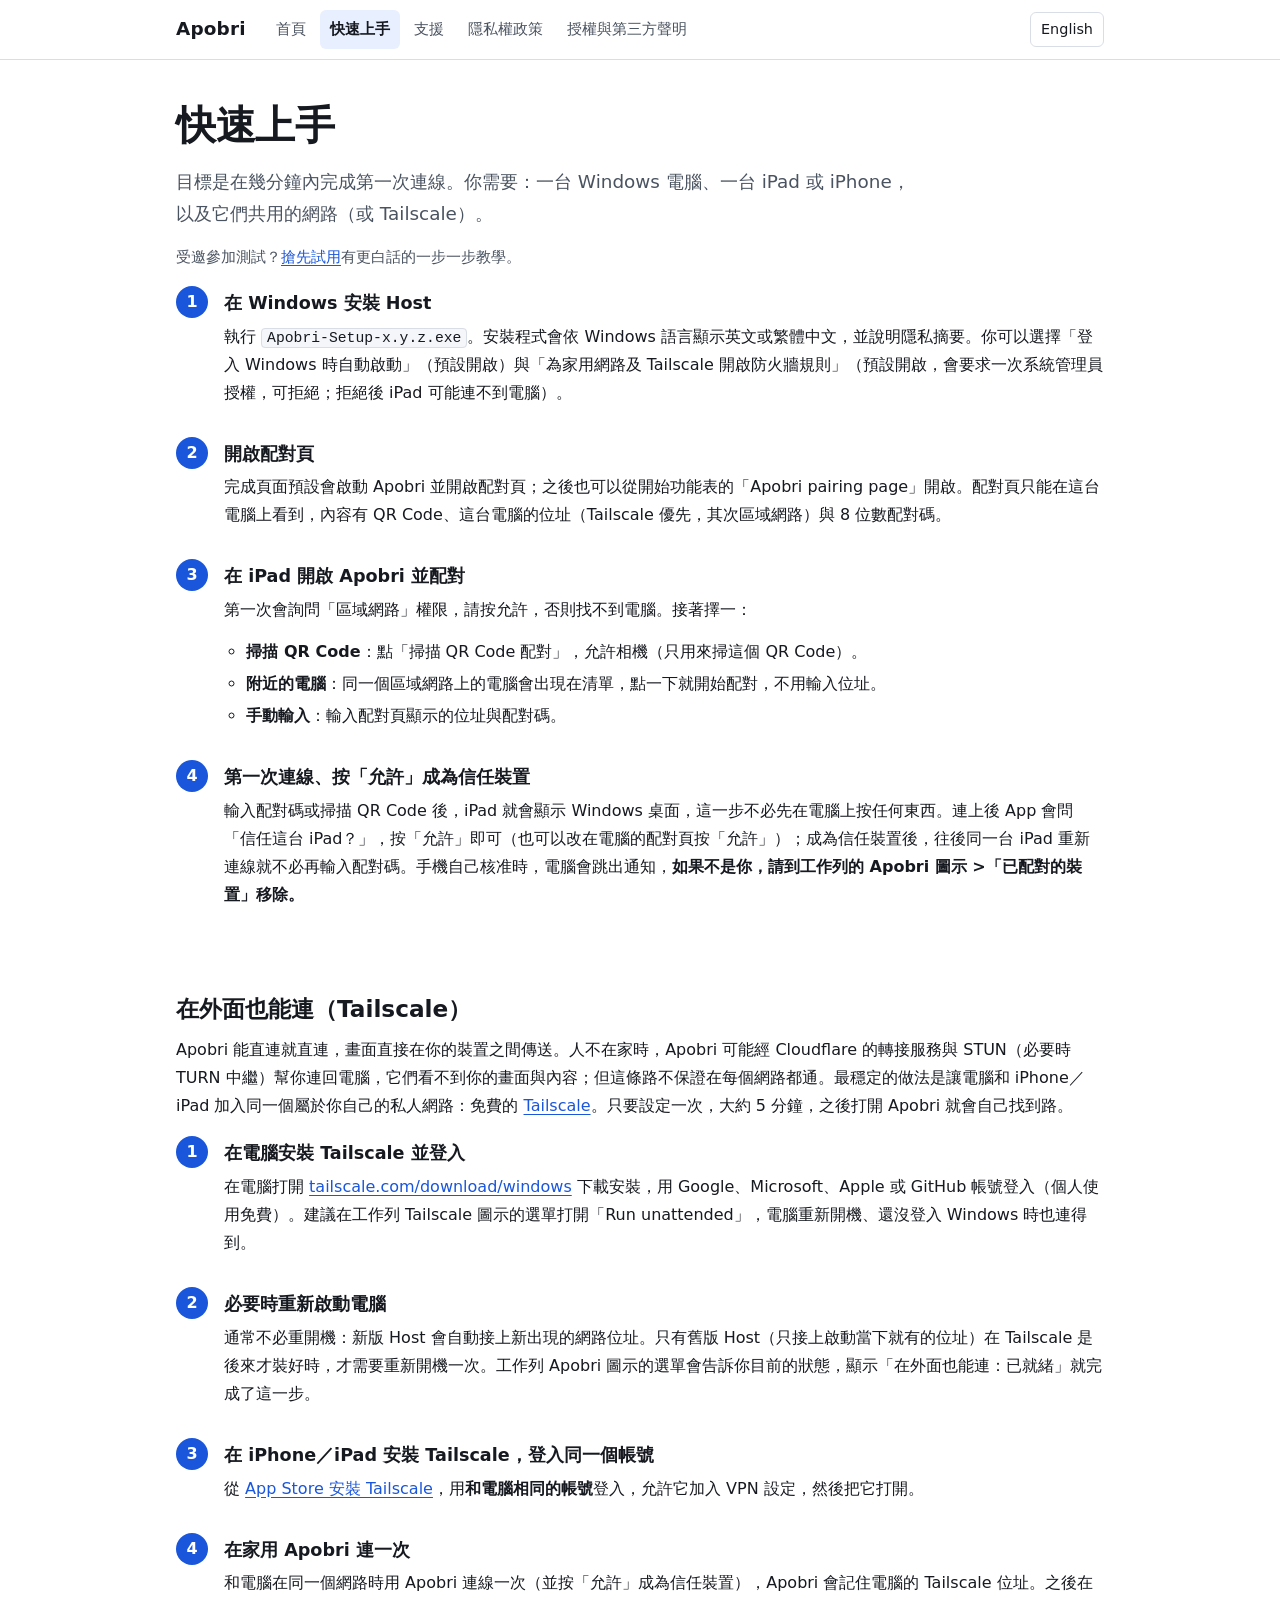
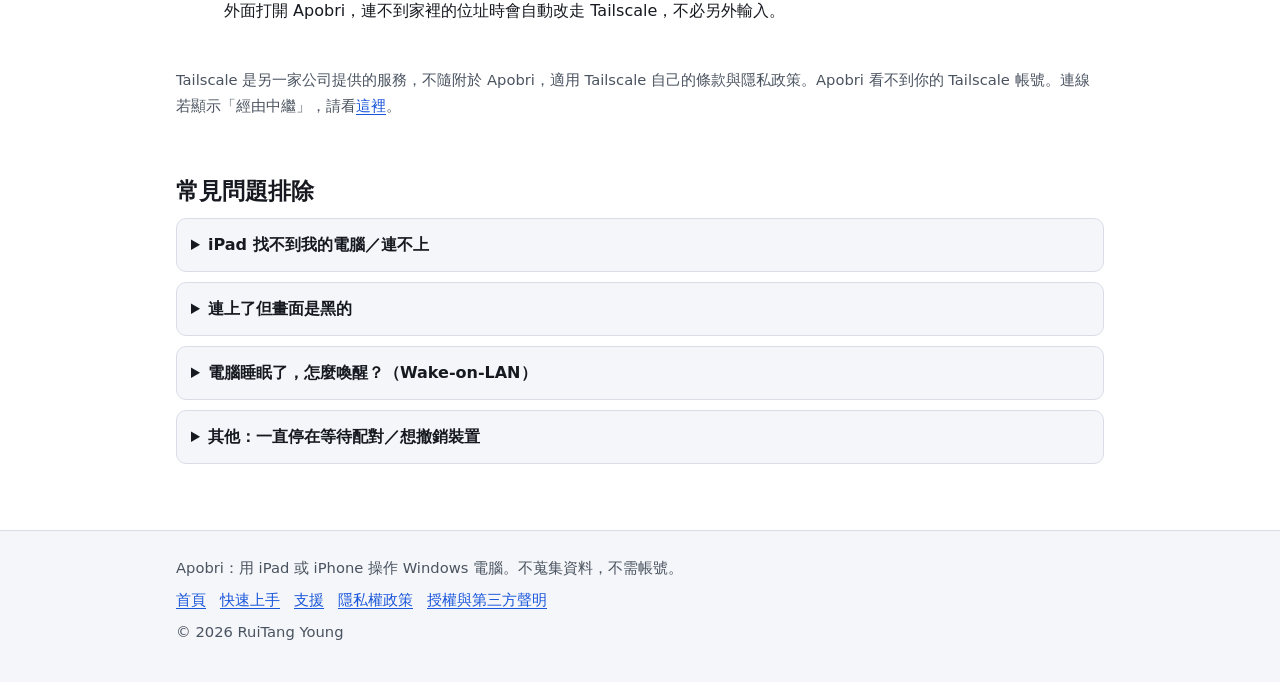
<file: quickstart.html>
<!doctype html>
<html lang="zh-Hant">
<head>
<meta charset="utf-8">
<meta name="viewport" content="width=device-width, initial-scale=1">
<title>快速上手：三分鐘連上你的電腦 | Apobri</title>
<meta name="description" content="安裝 Apobri Host、在 iPad 配對（QR Code、附近的電腦或配對碼）、按「允許」成為信任裝置，然後開始連線；並附常見問題排除。">
<meta name="color-scheme" content="light dark">
<meta property="og:type" content="website">
<meta property="og:site_name" content="Apobri">
<meta property="og:title" content="快速上手：三分鐘連上你的電腦 | Apobri">
<meta property="og:description" content="安裝 Apobri Host、在 iPad 配對（QR Code、附近的電腦或配對碼）、按「允許」成為信任裝置，然後開始連線；並附常見問題排除。">
<meta property="og:locale" content="zh_TW">
<meta property="og:locale:alternate" content="en_US">
<!-- TODO(待使用者填 / to fill): once the domain is known add <link rel="canonical"> and og:url / og:image. -->
<link rel="alternate" hreflang="zh-Hant" href="quickstart.html">
<link rel="alternate" hreflang="en" href="en/quickstart.html">
<link rel="alternate" hreflang="x-default" href="quickstart.html">
<link rel="icon" href="assets/favicon.svg" type="image/svg+xml">
<link rel="stylesheet" href="assets/style.css">
</head>
<body>
<a class="skip" href="#main">跳到主要內容</a>
<header class="site">
  <div class="wrap">
    <a class="brand" href="index.html">Apobri</a>
    <nav class="main" aria-label="主要選單"><a href="index.html">首頁</a><a href="quickstart.html" aria-current="page">快速上手</a><a href="support.html">支援</a><a href="privacy.html">隱私權政策</a><a href="licenses.html">授權與第三方聲明</a></nav>
    <a class="lang" href="en/quickstart.html" hreflang="en" lang="en" aria-label="Switch to English">English</a>
  </div>
</header>
<main id="main">
  <div class="wrap">
<h1>快速上手</h1>
<p class="lead">目標是在幾分鐘內完成第一次連線。你需要：一台 Windows 電腦、一台 iPad 或 iPhone，以及它們共用的網路（或 Tailscale）。</p>
<p class="meta">受邀參加測試？<a href="beta.html">搶先試用</a>有更白話的一步一步教學。</p>

<ol class="steps">
  <li>
    <h3>在 Windows 安裝 Host</h3>
    <p>執行 <code>Apobri-Setup-x.y.z.exe</code>。安裝程式會依 Windows 語言顯示英文或繁體中文，並說明隱私摘要。你可以選擇「登入 Windows 時自動啟動」（預設開啟）與「為家用網路及 Tailscale 開啟防火牆規則」（預設開啟，會要求一次系統管理員授權，可拒絕；拒絕後 iPad 可能連不到電腦）。</p>
  </li>
  <li>
    <h3>開啟配對頁</h3>
    <p>完成頁面預設會啟動 Apobri 並開啟配對頁；之後也可以從開始功能表的「Apobri pairing page」開啟。配對頁只能在這台電腦上看到，內容有 QR Code、這台電腦的位址（Tailscale 優先，其次區域網路）與 8 位數配對碼。</p>
  </li>
  <li>
    <h3>在 iPad 開啟 Apobri 並配對</h3>
    <p>第一次會詢問「區域網路」權限，請按允許，否則找不到電腦。接著擇一：</p>
    <ul>
      <li><strong>掃描 QR Code</strong>：點「掃描 QR Code 配對」，允許相機（只用來掃這個 QR Code）。</li>
      <li><strong>附近的電腦</strong>：同一個區域網路上的電腦會出現在清單，點一下就開始配對，不用輸入位址。</li>
      <li><strong>手動輸入</strong>：輸入配對頁顯示的位址與配對碼。</li>
    </ul>
  </li>
  <li>
    <h3>第一次連線、按「允許」成為信任裝置</h3>
    <p>輸入配對碼或掃描 QR Code 後，iPad 就會顯示 Windows 桌面，這一步不必先在電腦上按任何東西。連上後 App 會問「信任這台 iPad？」，按「允許」即可（也可以改在電腦的配對頁按「允許」）；成為信任裝置後，往後同一台 iPad 重新連線就不必再輸入配對碼。手機自己核准時，電腦會跳出通知，<strong>如果不是你，請到工作列的 Apobri 圖示 >「已配對的裝置」移除。</strong></p>
  </li>
</ol>

<h2 id="remote">在外面也能連（Tailscale）</h2>
<p>Apobri 能直連就直連，畫面直接在你的裝置之間傳送。人不在家時，Apobri 可能經 Cloudflare 的轉接服務與 STUN（必要時 TURN 中繼）幫你連回電腦，它們看不到你的畫面與內容；但這條路不保證在每個網路都通。最穩定的做法是讓電腦和 iPhone／iPad 加入同一個屬於你自己的私人網路：免費的 <a href="https://tailscale.com/">Tailscale</a>。只要設定一次，大約 5 分鐘，之後打開 Apobri 就會自己找到路。</p>
<ol class="steps">
  <li>
    <h3>在電腦安裝 Tailscale 並登入</h3>
    <p>在電腦打開 <a href="https://tailscale.com/download/windows">tailscale.com/download/windows</a> 下載安裝，用 Google、Microsoft、Apple 或 GitHub 帳號登入（個人使用免費）。建議在工作列 Tailscale 圖示的選單打開「Run unattended」，電腦重新開機、還沒登入 Windows 時也連得到。</p>
  </li>
  <li>
    <h3>必要時重新啟動電腦</h3>
    <p>通常不必重開機：新版 Host 會自動接上新出現的網路位址。只有舊版 Host（只接上啟動當下就有的位址）在 Tailscale 是後來才裝好時，才需要重新開機一次。工作列 Apobri 圖示的選單會告訴你目前的狀態，顯示「在外面也能連：已就緒」就完成了這一步。</p>
  </li>
  <li>
    <h3>在 iPhone／iPad 安裝 Tailscale，登入同一個帳號</h3>
    <p>從 <a href="https://apps.apple.com/app/tailscale/id1470499037">App Store 安裝 Tailscale</a>，用<strong>和電腦相同的帳號</strong>登入，允許它加入 VPN 設定，然後把它打開。</p>
  </li>
  <li>
    <h3>在家用 Apobri 連一次</h3>
    <p>和電腦在同一個網路時用 Apobri 連線一次（並按「允許」成為信任裝置），Apobri 會記住電腦的 Tailscale 位址。之後在外面打開 Apobri，連不到家裡的位址時會自動改走 Tailscale，不必另外輸入。</p>
  </li>
</ol>
<p class="meta">Tailscale 是另一家公司提供的服務，不隨附於 Apobri，適用 Tailscale 自己的條款與隱私政策。Apobri 看不到你的 Tailscale 帳號。連線若顯示「經由中繼」，請看<a href="support.html#relay">這裡</a>。</p>

<h2 id="trouble">常見問題排除</h2>

<details id="not-found">
  <summary>iPad 找不到我的電腦／連不上</summary>
  <ul>
    <li><strong>在同一個網路嗎？</strong>iPad 與電腦要在同一個區域網路（同一個 Wi-Fi 或同一個路由器）。路由器若開啟「AP 隔離」或「客戶端隔離」，裝置之間無法互相連線。</li>
    <li><strong>允許了「區域網路」權限嗎？</strong>到 iPad「設定」找到 Apobri，確認「區域網路」已開啟。</li>
    <li><strong>電腦醒著、Host 在執行嗎？</strong>從開始功能表再開一次配對頁（最多等 20 秒），打不開就是 Host 沒啟動。</li>
    <li><strong>防火牆。</strong>安裝時若沒有勾選防火牆規則，Windows 防火牆可能擋住連線。可重新執行安裝程式並勾選該項。</li>
    <li><strong>人在外面。</strong>Apobri 可能經 Cloudflare 的轉接服務自動連回電腦；連不上、或想要最穩定的連線，就用 Tailscale：照<a href="#remote">在外面也能連</a>的四個步驟設定一次即可。</li>
    <li><strong>「附近的電腦」是空的。</strong>可能是不同網段、或在電腦的 <code>config.json</code> 關閉了探索（<code>"Discovery": false</code>）。改用 QR Code 或手動輸入即可。</li>
  </ul>
</details>

<details id="black">
  <summary>連上了但畫面是黑的</summary>
  <ul>
    <li>電腦被<strong>鎖定</strong>，或正顯示登入畫面、UAC 提示、Ctrl+Alt+Del 畫面時，Windows 不允許擷取螢幕，App 會顯示說明而不是影像。解鎖電腦後會自動恢復。</li>
    <li>Host 啟動後沒有影像，也可能是找不到影像編碼器（ffmpeg）。這時 Host 記錄檔會看到結束代碼 2，並每 2 分鐘重試一次。</li>
    <li>仍然黑屏：<a href="support.html#diagnostics">產生診斷包</a>並回報給我們。</li>
  </ul>
</details>

<details id="wake">
  <summary>電腦睡眠了，怎麼喚醒？（Wake-on-LAN）</summary>
  <p>睡眠中的電腦無法被連線。Host 會在你連線後，把電腦實體網路卡的資訊提供給 App，以便電腦睡著時送出 Wake-on-LAN「魔術封包」。這有幾項限制，請先了解：</p>
  <ul>
    <li><strong>只在同一個區域網路有效。</strong>魔術封包是區網廣播；經由 Tailscale、行動網路或外網都無法喚醒電腦。路由器的 AP 隔離也會擋住它。</li>
    <li><strong>Apobri 不會幫你改任何電源或網路卡設定。</strong>需要你自己在 Windows 設好：
      <ol>
        <li>裝置管理員 &gt; 網路介面卡 &gt; 你的網路卡 &gt; 內容 &gt; 進階：「喚醒魔術封包」設為啟用。</li>
        <li>同一視窗的「電源管理」：勾選「允許這個裝置喚醒電腦」與「僅允許魔術封包喚醒電腦」。</li>
        <li>從「關機」喚醒才需要：BIOS／UEFI 開啟 Wake on LAN，並關閉 Windows 的「快速啟動」。從「睡眠」喚醒通常不用。</li>
      </ol>
    </li>
    <li><strong>建議使用有線網路。</strong>Wi-Fi 的喚醒只有少數筆電與驅動程式支援。</li>
    <li>Host 附有唯讀的檢查工具 <code>scripts\check-wol.ps1</code>：它只讀取、不修改任何設定，也不需要系統管理員權限，會列出各網路卡的狀態並用白話給建議。</li>
  </ul>
  <p class="meta">目前尚未用真實電腦與 iPad 完整驗證「從睡眠喚醒」，喚醒功能請視為可能因硬體而異。</p>
</details>

<details id="other">
  <summary>其他：一直停在等待配對／想撤銷裝置</summary>
  <ul>
    <li>配對一直等待：確認配對碼打對了，或直接掃電腦上的 QR Code。電腦要是鎖定中，也請先解鎖。還是不行就從 iPad 再發起一次。</li>
    <li>遺失或不再使用某台 iPad：工作列 Apobri 圖示 &gt;「已配對的裝置」移除；或在命令列執行 <code>AppleBridge.Host.exe --revoke all</code> 撤銷全部裝置（Host 的程式檔名仍沿用舊稱 AppleBridge）。</li>
  </ul>
</details>

  </div>
</main>
<footer class="site">
  <div class="wrap">
    <p>Apobri：用 iPad 或 iPhone 操作 Windows 電腦。不蒐集資料，不需帳號。</p>
    <nav aria-label="Footer"><a href="index.html">首頁</a><a href="quickstart.html">快速上手</a><a href="support.html">支援</a><a href="privacy.html">隱私權政策</a><a href="licenses.html">授權與第三方聲明</a></nav>
    <p>&copy; 2026 RuiTang Young</p>
  </div>
</footer>
</body>
</html>
</file>
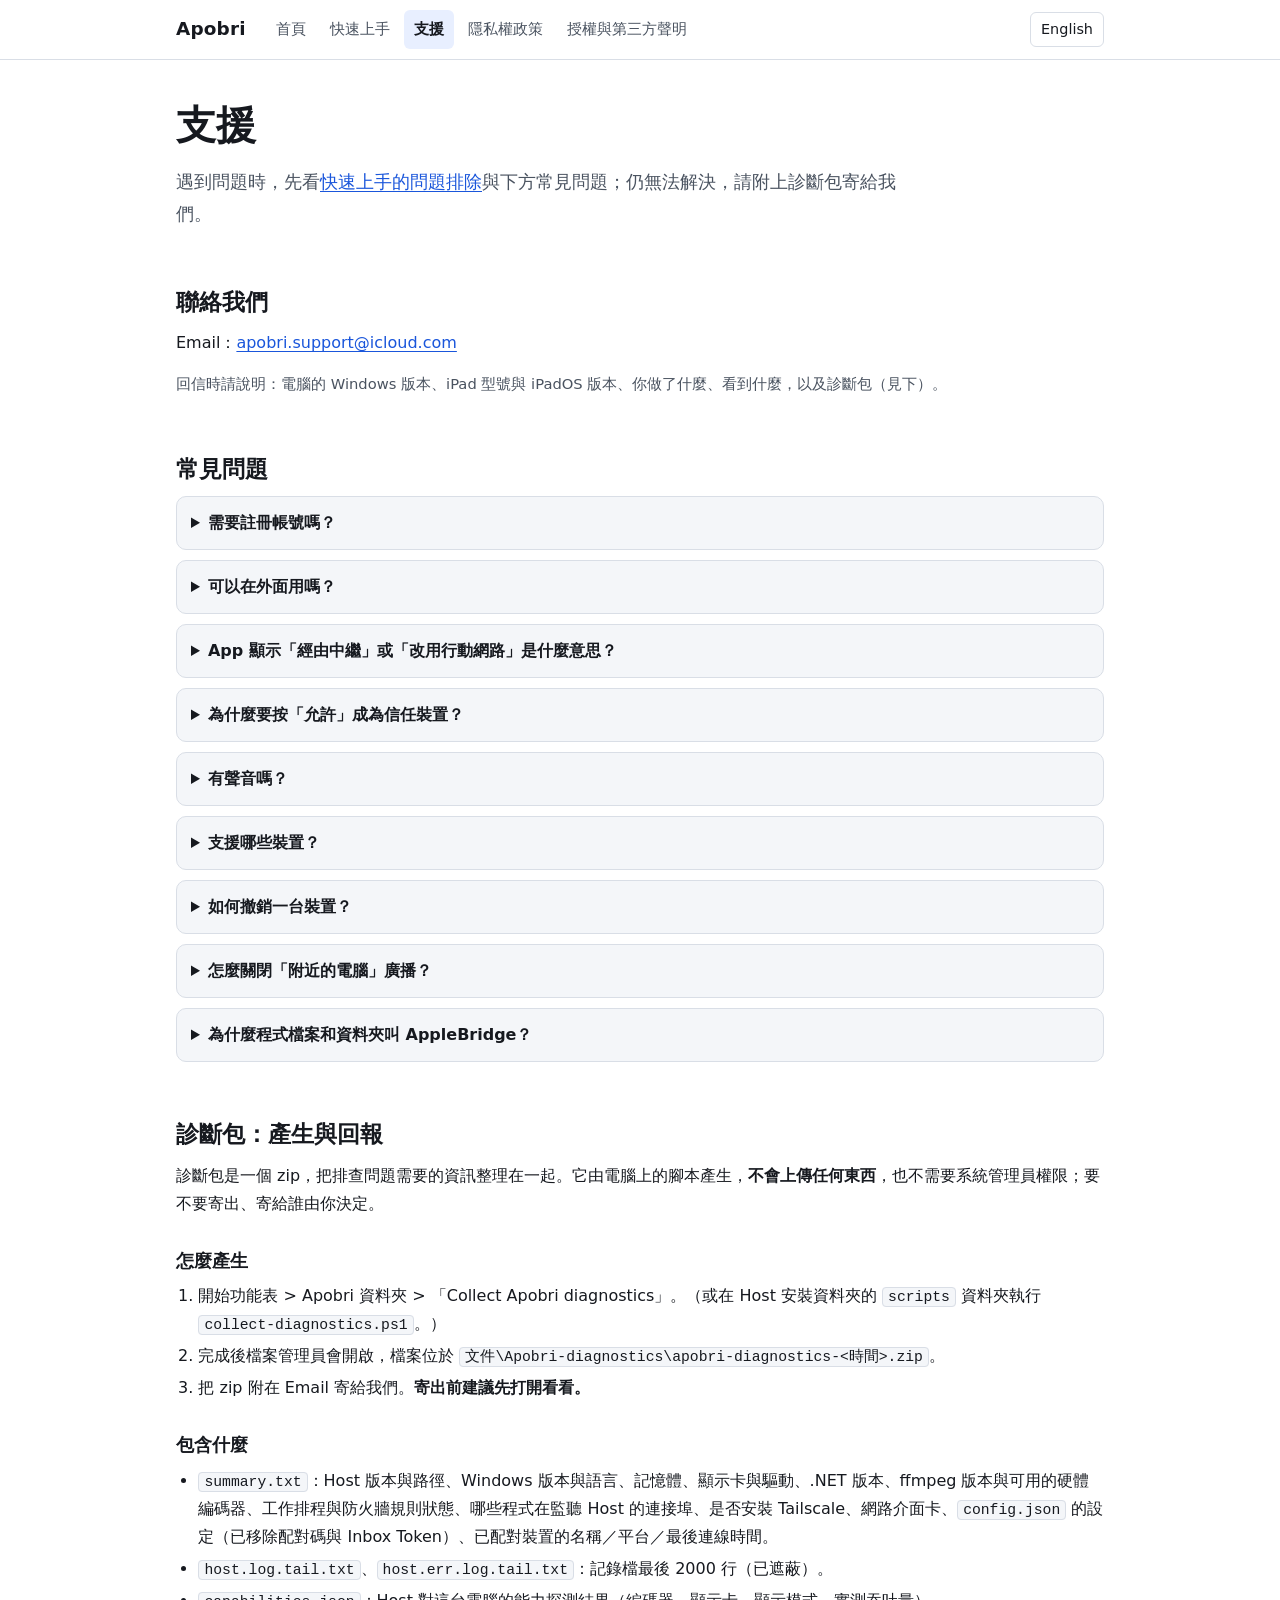
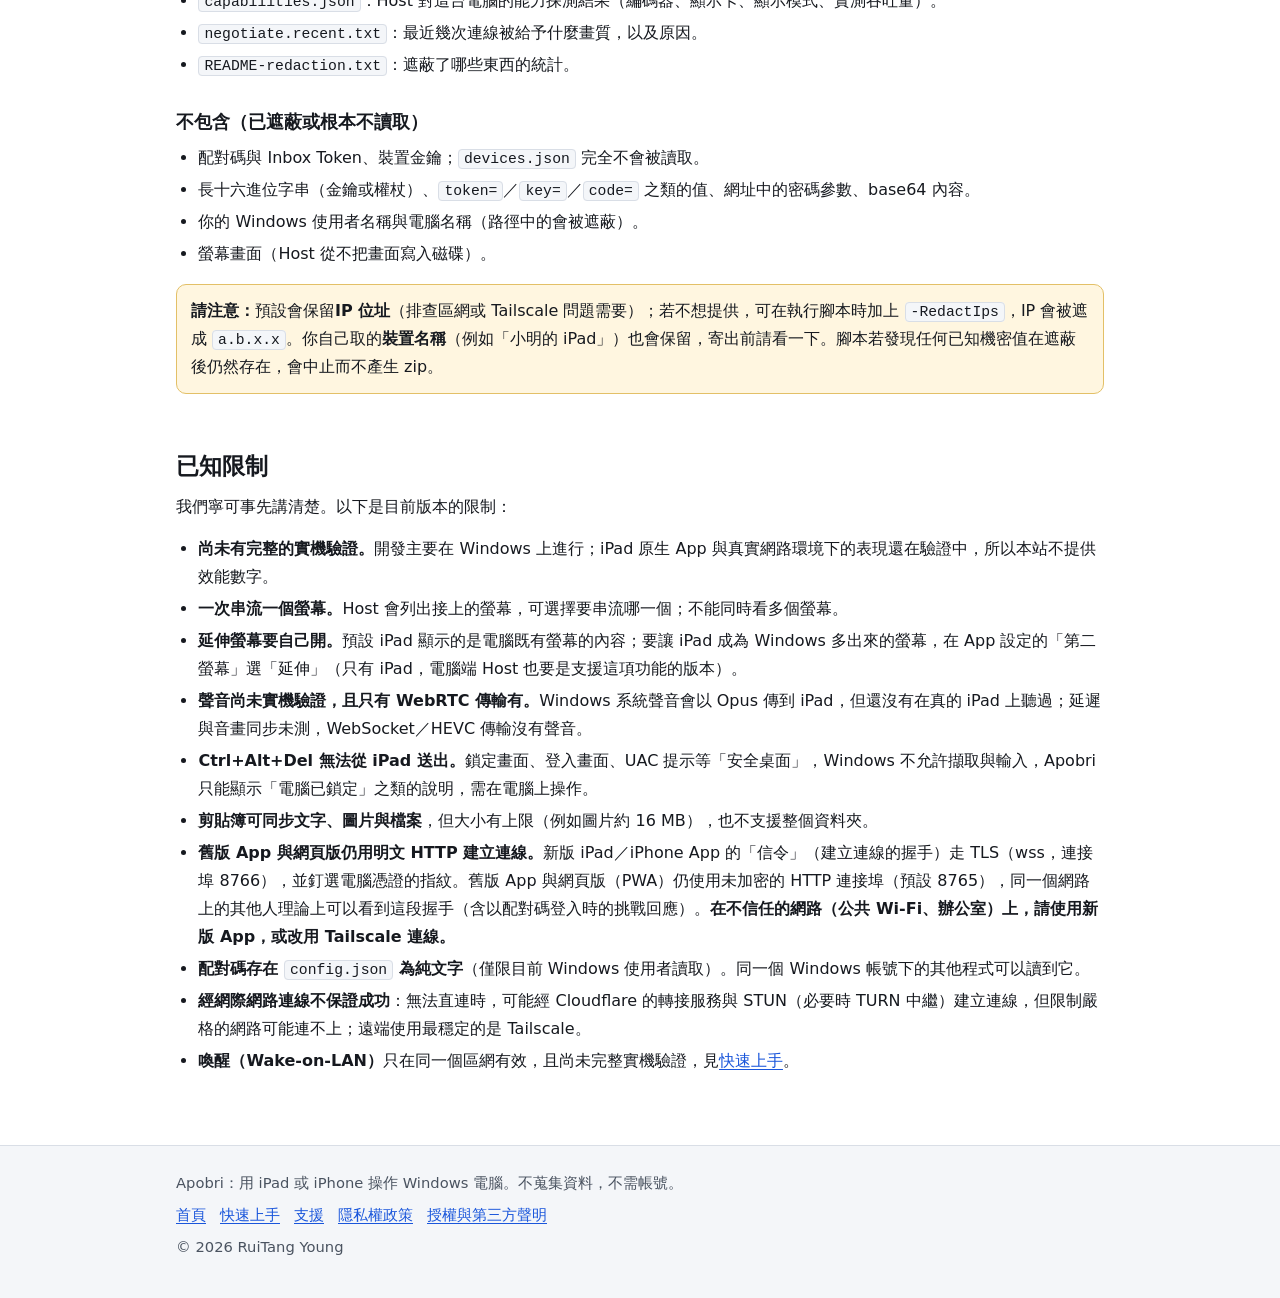
<file: support.html>
<!doctype html>
<html lang="zh-Hant">
<head>
<meta charset="utf-8">
<meta name="viewport" content="width=device-width, initial-scale=1">
<title>支援：聯絡、常見問題與診斷包 | Apobri</title>
<meta name="description" content="Apobri 的聯絡方式、常見問題、如何產生並回報診斷包（包含與不包含哪些內容），以及目前已知的限制。">
<meta name="color-scheme" content="light dark">
<meta property="og:type" content="website">
<meta property="og:site_name" content="Apobri">
<meta property="og:title" content="支援：聯絡、常見問題與診斷包 | Apobri">
<meta property="og:description" content="Apobri 的聯絡方式、常見問題、如何產生並回報診斷包（包含與不包含哪些內容），以及目前已知的限制。">
<meta property="og:locale" content="zh_TW">
<meta property="og:locale:alternate" content="en_US">
<!-- TODO(待使用者填 / to fill): once the domain is known add <link rel="canonical"> and og:url / og:image. -->
<link rel="alternate" hreflang="zh-Hant" href="support.html">
<link rel="alternate" hreflang="en" href="en/support.html">
<link rel="alternate" hreflang="x-default" href="support.html">
<link rel="icon" href="assets/favicon.svg" type="image/svg+xml">
<link rel="stylesheet" href="assets/style.css">
</head>
<body>
<a class="skip" href="#main">跳到主要內容</a>
<header class="site">
  <div class="wrap">
    <a class="brand" href="index.html">Apobri</a>
    <nav class="main" aria-label="主要選單"><a href="index.html">首頁</a><a href="quickstart.html">快速上手</a><a href="support.html" aria-current="page">支援</a><a href="privacy.html">隱私權政策</a><a href="licenses.html">授權與第三方聲明</a></nav>
    <a class="lang" href="en/support.html" hreflang="en" lang="en" aria-label="Switch to English">English</a>
  </div>
</header>
<main id="main">
  <div class="wrap">
<h1>支援</h1>
<p class="lead">遇到問題時，先看<a href="quickstart.html#trouble">快速上手的問題排除</a>與下方常見問題；仍無法解決，請附上診斷包寄給我們。</p>

<h2 id="contact">聯絡我們</h2>
<p>Email：<a href="mailto:apobri.support@icloud.com">apobri.support@icloud.com</a></p>
<p class="meta">回信時請說明：電腦的 Windows 版本、iPad 型號與 iPadOS 版本、你做了什麼、看到什麼，以及診斷包（見下）。</p>

<h2 id="faq">常見問題</h2>
<details><summary>需要註冊帳號嗎？</summary><p>不需要。Apobri 沒有帳號系統。</p></details>
<details id="remote"><summary>可以在外面用嗎？</summary><p>可以。電腦和 iPhone／iPad 無法直接連線時，Apobri 可能經 Cloudflare 的轉接服務與 STUN（必要時 TURN 中繼）建立連線，它們看不到你的畫面與內容；但有些網路限制太嚴，不保證都連得上。最穩定的做法是 Tailscale：電腦與 iPhone／iPad 都安裝 Tailscale 並登入同一個帳號，步驟見<a href="quickstart.html#remote">快速上手：在外面也能連</a>。Tailscale 不隨附於 Apobri，需自行安裝，並適用 Tailscale 自己的條款與隱私政策。</p></details>
<details id="relay"><summary>App 顯示「經由中繼」或「改用行動網路」是什麼意思？</summary><p>電腦和 iPhone／iPad 之間沒辦法走直通的路時，資料會經過中途的伺服器繞一段（中繼）。繞遠路比較慢（常見多 60–150 ms），但畫面的清晰度與流暢度不變，照樣可以操作。</p>
<p>你不需要做任何設定。Apobri 會自己試好幾條路——Tailscale、Apobri 自己直通網際網路的路——哪條快就用哪條；連線中找到更快的路，也會自動換過去。</p>
<p>如果目前的 Wi‑Fi 怎麼試都只能繞遠路（有些公司、學校、飯店或店家的 Wi‑Fi 會擋掉直通的連線），而你的 iPhone／iPad 有行動網路，App 會問你要不要「改用行動網路」：按一下就換過去，會用到行動數據。不想換就不用理它，連線照樣能用。</p></details>
<details><summary>為什麼要按「允許」成為信任裝置？</summary><p>新裝置只要有電腦上的配對碼或 QR Code 就能連線，沒有配對碼的人連不進來。按「允許」是額外一步：這台裝置會成為信任裝置，金鑰加密存在電腦上，之後不必再輸入配對碼，分享選單與剪貼簿捷徑也能在背景使用。為了安全，只有正在操作這台電腦的那條連線能核准，60 秒內有效，整台電腦每小時最多 3 次，電腦鎖定或有人在電腦前時不能核准。</p></details>
<details><summary>有聲音嗎？</summary><p>有，但還很新、尚未在真的 iPad 上驗證：Host 會把 Windows 的系統聲音以 Opus 傳到 iPad，只在 WebRTC 傳輸時有效（WebSocket／HEVC 傳輸沒有聲音）。只有在 iPad 已連線且「聲音」開關開著時才會擷取。手機確認正在播放時，電腦本身會暫時靜音（避免兩邊同時出聲）；斷線、關掉聲音或重新啟動後會自動還原。想讓電腦繼續出聲，可在 <code>config.json</code> 設 <code>"AudioMutePcWhileConnected": false</code>。延遲與音畫同步還沒有實測。</p></details>
<details><summary>支援哪些裝置？</summary><p>用戶端是 iPad 與 iPhone（iPadOS／iOS 17.0 以上）；被操作端是 Windows 10／11 電腦。目前沒有 Mac、Android 或 Linux 版。</p></details>
<details><summary>如何撤銷一台裝置？</summary><p>在電腦工作列的 Apobri 圖示選「已配對的裝置」移除；或用命令列 <code>AppleBridge.Host.exe --devices</code> 列出、<code>AppleBridge.Host.exe --revoke &lt;編號開頭&gt;</code> 撤銷單一裝置，<code>--revoke all</code> 撤銷全部。已連線的工作階段會立刻中斷。</p></details>
<details><summary>怎麼關閉「附近的電腦」廣播？</summary><p>在 <code>%APPDATA%\AppleBridge\config.json</code> 加入 <code>"Discovery": false</code> 後重新啟動 Host。之後 iPad 需用 QR Code 或手動輸入位址配對。</p></details>
<details><summary>為什麼程式檔案和資料夾叫 AppleBridge？</summary><p>Apobri 的前身名稱是 AppleBridge，Host 的程式檔名與資料夾（例如 <code>%APPDATA%\AppleBridge</code>）目前仍沿用舊稱。</p></details>

<h2 id="diagnostics">診斷包：產生與回報</h2>
<p>診斷包是一個 zip，把排查問題需要的資訊整理在一起。它由電腦上的腳本產生，<strong>不會上傳任何東西</strong>，也不需要系統管理員權限；要不要寄出、寄給誰由你決定。</p>
<h3>怎麼產生</h3>
<ol>
  <li>開始功能表 &gt; Apobri 資料夾 &gt; 「Collect Apobri diagnostics」。（或在 Host 安裝資料夾的 <code>scripts</code> 資料夾執行 <code>collect-diagnostics.ps1</code>。）</li>
  <li>完成後檔案管理員會開啟，檔案位於 <code>文件\Apobri-diagnostics\apobri-diagnostics-&lt;時間&gt;.zip</code>。</li>
  <li>把 zip 附在 Email 寄給我們。<strong>寄出前建議先打開看看。</strong></li>
</ol>
<h3>包含什麼</h3>
<ul>
  <li><code>summary.txt</code>：Host 版本與路徑、Windows 版本與語言、記憶體、顯示卡與驅動、.NET 版本、ffmpeg 版本與可用的硬體編碼器、工作排程與防火牆規則狀態、哪些程式在監聽 Host 的連接埠、是否安裝 Tailscale、網路介面卡、<code>config.json</code> 的設定（已移除配對碼與 Inbox Token）、已配對裝置的名稱／平台／最後連線時間。</li>
  <li><code>host.log.tail.txt</code>、<code>host.err.log.tail.txt</code>：記錄檔最後 2000 行（已遮蔽）。</li>
  <li><code>capabilities.json</code>：Host 對這台電腦的能力探測結果（編碼器、顯示卡、顯示模式、實測吞吐量）。</li>
  <li><code>negotiate.recent.txt</code>：最近幾次連線被給予什麼畫質，以及原因。</li>
  <li><code>README-redaction.txt</code>：遮蔽了哪些東西的統計。</li>
</ul>
<h3>不包含（已遮蔽或根本不讀取）</h3>
<ul>
  <li>配對碼與 Inbox Token、裝置金鑰；<code>devices.json</code> 完全不會被讀取。</li>
  <li>長十六進位字串（金鑰或權杖）、<code>token=</code>／<code>key=</code>／<code>code=</code> 之類的值、網址中的密碼參數、base64 內容。</li>
  <li>你的 Windows 使用者名稱與電腦名稱（路徑中的會被遮蔽）。</li>
  <li>螢幕畫面（Host 從不把畫面寫入磁碟）。</li>
</ul>
<div class="note"><strong>請注意：</strong>預設會保留<strong>IP 位址</strong>（排查區網或 Tailscale 問題需要）；若不想提供，可在執行腳本時加上 <code>-RedactIps</code>，IP 會被遮成 <code>a.b.x.x</code>。你自己取的<strong>裝置名稱</strong>（例如「小明的 iPad」）也會保留，寄出前請看一下。腳本若發現任何已知機密值在遮蔽後仍然存在，會中止而不產生 zip。</div>

<h2 id="limits">已知限制</h2>
<p>我們寧可事先講清楚。以下是目前版本的限制：</p>
<ul>
  <li><strong>尚未有完整的實機驗證。</strong>開發主要在 Windows 上進行；iPad 原生 App 與真實網路環境下的表現還在驗證中，所以本站不提供效能數字。</li>
  <li><strong>一次串流一個螢幕。</strong>Host 會列出接上的螢幕，可選擇要串流哪一個；不能同時看多個螢幕。</li>
  <li><strong>延伸螢幕要自己開。</strong>預設 iPad 顯示的是電腦既有螢幕的內容；要讓 iPad 成為 Windows 多出來的螢幕，在 App 設定的「第二螢幕」選「延伸」（只有 iPad，電腦端 Host 也要是支援這項功能的版本）。</li>
  <li><strong>聲音尚未實機驗證，且只有 WebRTC 傳輸有。</strong>Windows 系統聲音會以 Opus 傳到 iPad，但還沒有在真的 iPad 上聽過；延遲與音畫同步未測，WebSocket／HEVC 傳輸沒有聲音。</li>
  <li><strong>Ctrl+Alt+Del 無法從 iPad 送出。</strong>鎖定畫面、登入畫面、UAC 提示等「安全桌面」，Windows 不允許擷取與輸入，Apobri 只能顯示「電腦已鎖定」之類的說明，需在電腦上操作。</li>
  <li><strong>剪貼簿可同步文字、圖片與檔案</strong>，但大小有上限（例如圖片約 16 MB），也不支援整個資料夾。</li>
  <li><strong>舊版 App 與網頁版仍用明文 HTTP 建立連線。</strong>新版 iPad／iPhone App 的「信令」（建立連線的握手）走 TLS（wss，連接埠 8766），並釘選電腦憑證的指紋。舊版 App 與網頁版（PWA）仍使用未加密的 HTTP 連接埠（預設 8765），同一個網路上的其他人理論上可以看到這段握手（含以配對碼登入時的挑戰回應）。<strong>在不信任的網路（公共 Wi-Fi、辦公室）上，請使用新版 App，或改用 Tailscale 連線。</strong></li>
  <li><strong>配對碼存在 <code>config.json</code> 為純文字</strong>（僅限目前 Windows 使用者讀取）。同一個 Windows 帳號下的其他程式可以讀到它。</li>
  <li><strong>經網際網路連線不保證成功</strong>：無法直連時，可能經 Cloudflare 的轉接服務與 STUN（必要時 TURN 中繼）建立連線，但限制嚴格的網路可能連不上；遠端使用最穩定的是 Tailscale。</li>
  <li><strong>喚醒（Wake-on-LAN）</strong>只在同一個區網有效，且尚未完整實機驗證，見<a href="quickstart.html#wake">快速上手</a>。</li>
</ul>

  </div>
</main>
<footer class="site">
  <div class="wrap">
    <p>Apobri：用 iPad 或 iPhone 操作 Windows 電腦。不蒐集資料，不需帳號。</p>
    <nav aria-label="Footer"><a href="index.html">首頁</a><a href="quickstart.html">快速上手</a><a href="support.html">支援</a><a href="privacy.html">隱私權政策</a><a href="licenses.html">授權與第三方聲明</a></nav>
    <p>&copy; 2026 RuiTang Young</p>
  </div>
</footer>
</body>
</html>
</file>
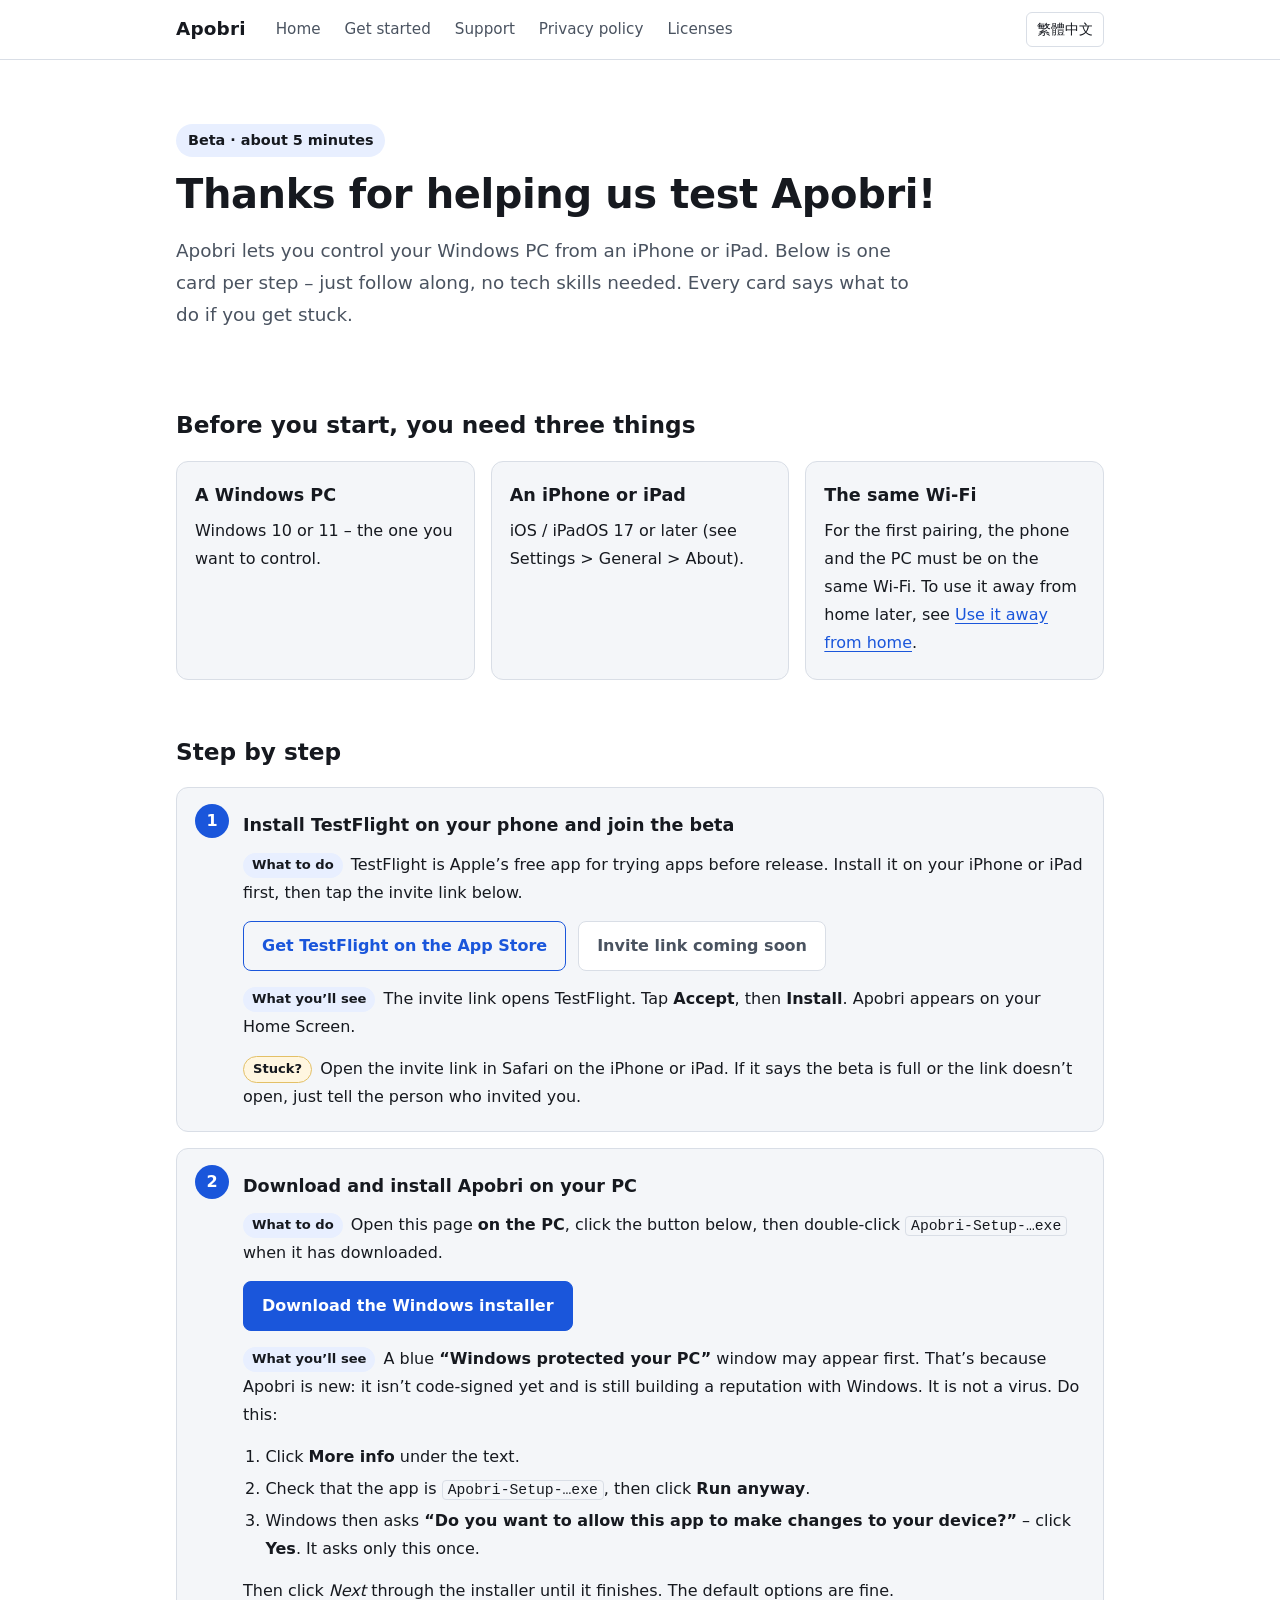
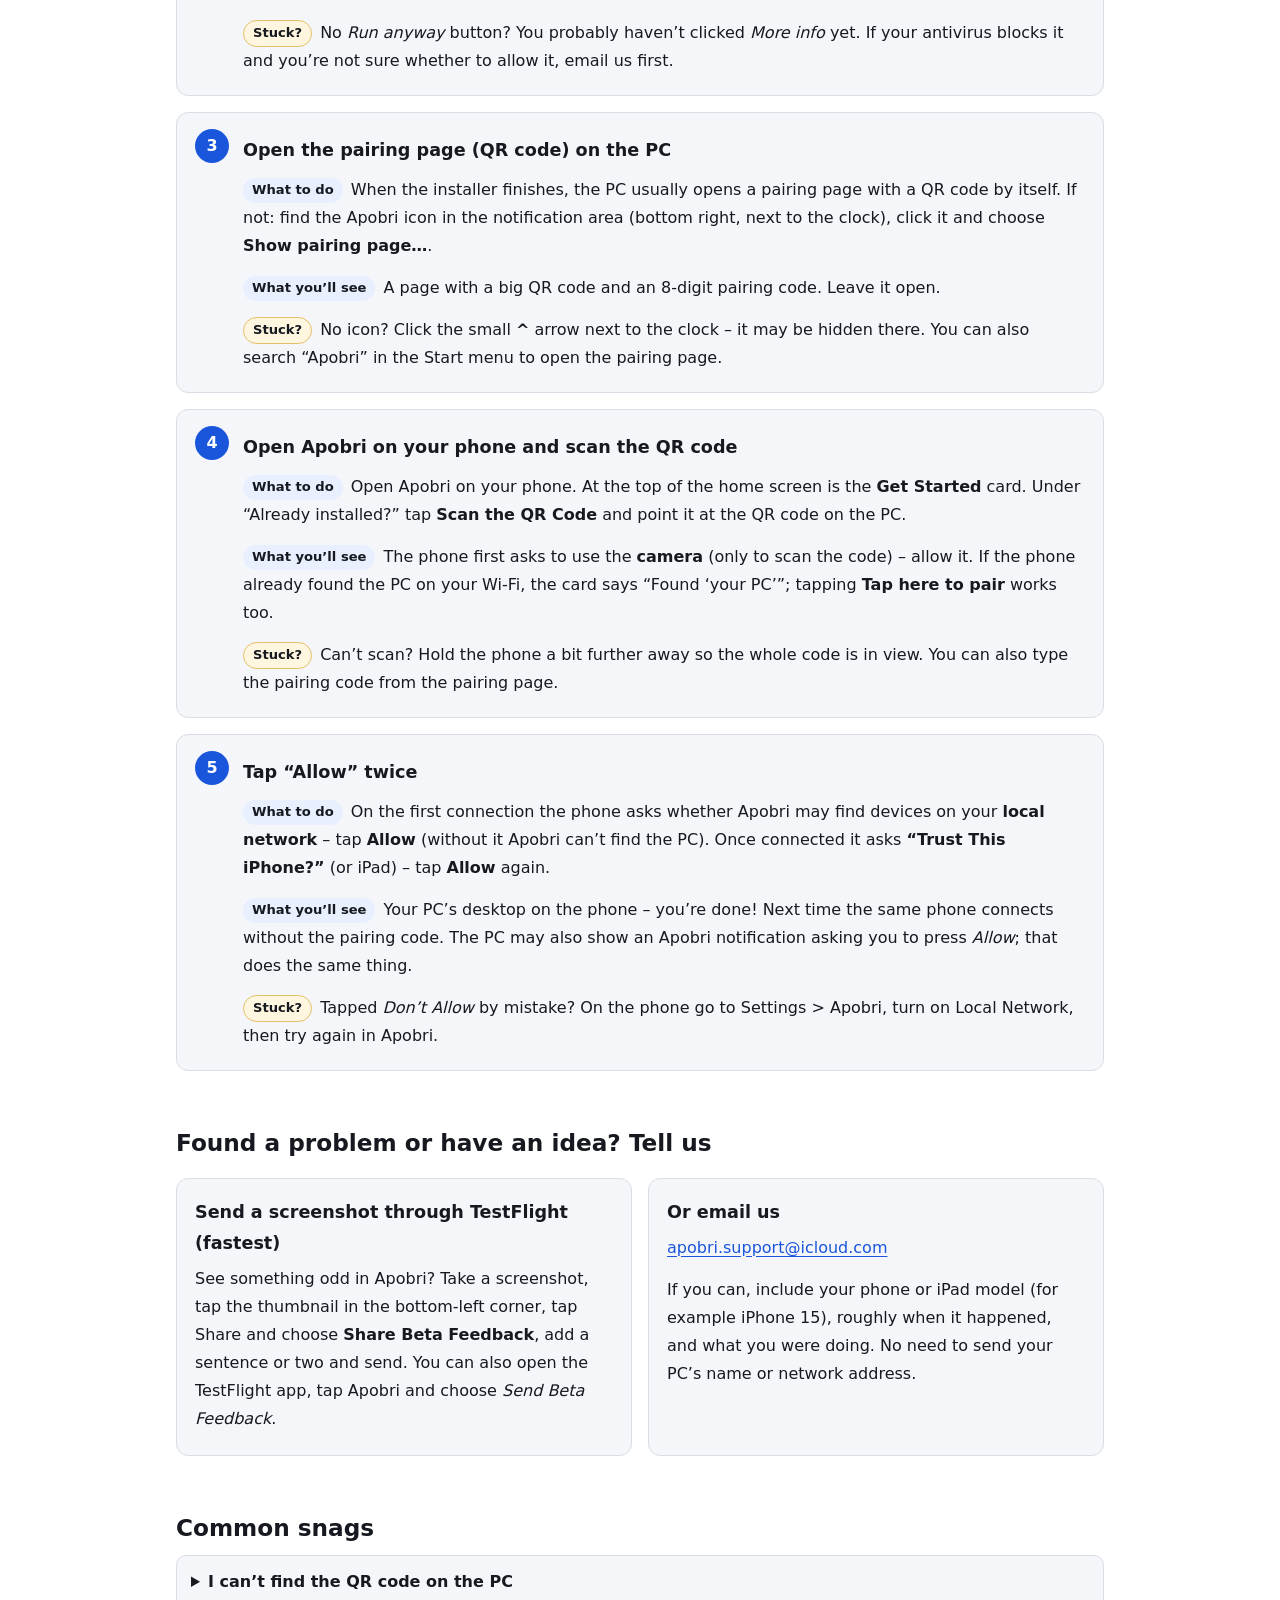
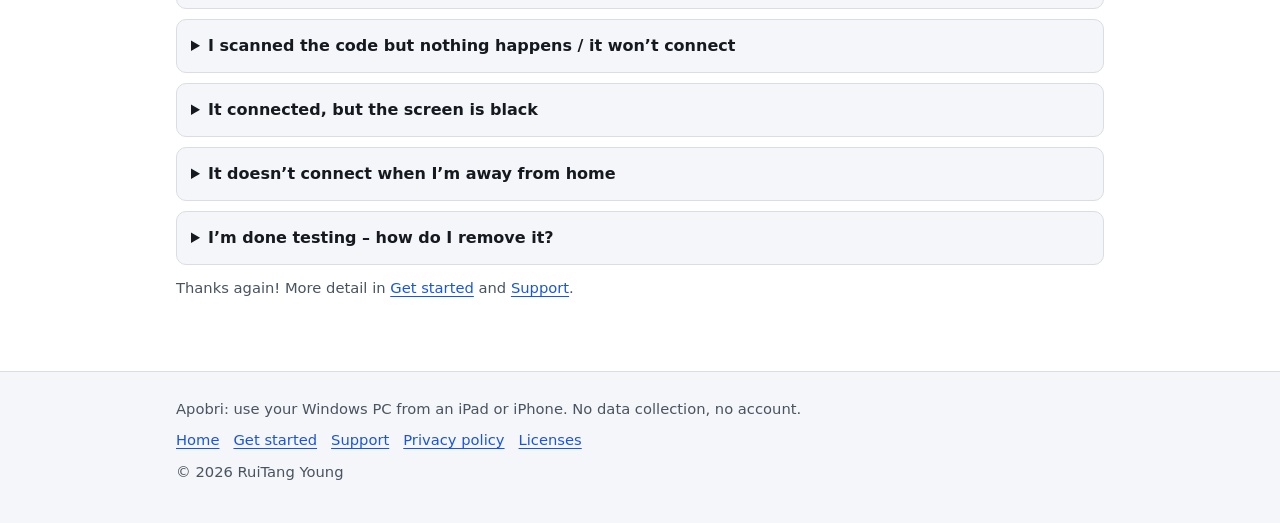
<file: en/beta.html>
<!doctype html>
<html lang="en">
<head>
<meta charset="utf-8">
<meta name="viewport" content="width=device-width, initial-scale=1">
<title>Try the Apobri beta | Apobri</title>
<meta name="description" content="Invited to test Apobri? Install TestFlight, install Apobri on your PC, scan the QR code with your phone. About 5 minutes, one step at a time.">
<meta name="color-scheme" content="light dark">
<meta property="og:type" content="website">
<meta property="og:site_name" content="Apobri">
<meta property="og:title" content="Try the Apobri beta | Apobri">
<meta property="og:description" content="Invited to test Apobri? Install TestFlight, install Apobri on your PC, scan the QR code with your phone. About 5 minutes, one step at a time.">
<meta property="og:locale" content="en_US">
<meta property="og:locale:alternate" content="zh_TW">
<!-- TODO(待使用者填 / to fill): once the domain is known add <link rel="canonical"> and og:url / og:image. -->
<link rel="alternate" hreflang="zh-Hant" href="../beta.html">
<link rel="alternate" hreflang="en" href="beta.html">
<link rel="alternate" hreflang="x-default" href="../beta.html">
<link rel="icon" href="../assets/favicon.svg" type="image/svg+xml">
<link rel="stylesheet" href="../assets/style.css">
</head>
<body>
<a class="skip" href="#main">Skip to main content</a>
<header class="site">
  <div class="wrap">
    <a class="brand" href="index.html">Apobri</a>
    <nav class="main" aria-label="Main"><a href="index.html">Home</a><a href="quickstart.html">Get started</a><a href="support.html">Support</a><a href="privacy.html">Privacy policy</a><a href="licenses.html">Licenses</a></nav>
    <a class="lang" href="../beta.html" hreflang="zh-Hant" lang="zh-Hant" aria-label="切換為繁體中文">繁體中文</a>
  </div>
</header>
<main id="main">
  <div class="wrap">
<section class="hero">
  <p class="pill">Beta &middot; about 5 minutes</p>
  <h1>Thanks for helping us test Apobri!</h1>
  <p class="lead">Apobri lets you control your Windows PC from an iPhone or iPad. Below is one card per step &ndash; just follow along, no tech skills needed. Every card says what to do if you get stuck.</p>
</section>

<h2 id="need">Before you start, you need three things</h2>
<div class="cards">
  <article class="card">
    <h3>A Windows PC</h3>
    <p>Windows 10 or 11 &ndash; the one you want to control.</p>
  </article>
  <article class="card">
    <h3>An iPhone or iPad</h3>
    <p>iOS / iPadOS 17 or later (see Settings &gt; General &gt; About).</p>
  </article>
  <article class="card">
    <h3>The same Wi&#8209;Fi</h3>
    <p>For the first pairing, the phone and the PC must be on the same Wi&#8209;Fi. To use it away from home later, see <a href="quickstart.html#remote">Use it away from home</a>.</p>
  </article>
</div>

<h2 id="steps">Step by step</h2>
<ol class="bsteps">
  <li id="step-testflight">
    <h3>Install TestFlight on your phone and join the beta</h3>
    <p><span class="tag">What to do</span>TestFlight is Apple&rsquo;s free app for trying apps before release. Install it on your iPhone or iPad first, then tap the invite link below.</p>
    <div class="btns"><a class="btn ghost" href="https://apps.apple.com/app/testflight/id899247664">Get TestFlight on the App Store</a> <span class="btn disabled" role="link" aria-disabled="true" data-todo="testflight">Invite link coming soon</span></div>
    <p><span class="tag">What you&rsquo;ll see</span>The invite link opens TestFlight. Tap <strong>Accept</strong>, then <strong>Install</strong>. Apobri appears on your Home Screen.</p>
    <p><span class="tag warn">Stuck?</span>Open the invite link in Safari on the iPhone or iPad. If it says the beta is full or the link doesn&rsquo;t open, just tell the person who invited you.</p>
  </li>
  <li id="step-pc">
    <h3>Download and install Apobri on your PC</h3>
    <p><span class="tag">What to do</span>Open this page <strong>on the PC</strong>, click the button below, then double-click <code>Apobri-Setup-&hellip;exe</code> when it has downloaded.</p>
    <div class="btns"><a class="btn" href="https://github.com/reegggllllaaaaa-cpu/reegggllllaaaaa-cpu.github.io/releases/download/host-installer-v1.0.0/Apobri-Setup-1.0.0.exe">Download the Windows installer</a></div>
    <p><span class="tag">What you&rsquo;ll see</span>A blue <strong>&ldquo;Windows protected your PC&rdquo;</strong> window may appear first. That&rsquo;s because Apobri is new: it isn&rsquo;t code-signed yet and is still building a reputation with Windows. It is not a virus. Do this:</p>
    <ol class="sub">
      <li>Click <strong>More info</strong> under the text.</li>
      <li>Check that the app is <code>Apobri-Setup-&hellip;exe</code>, then click <strong>Run anyway</strong>.</li>
      <li>Windows then asks <strong>&ldquo;Do you want to allow this app to make changes to your device?&rdquo;</strong> &ndash; click <strong>Yes</strong>. It asks only this once.</li>
    </ol>
    <p>Then click <em>Next</em> through the installer until it finishes. The default options are fine.</p>
    <p><span class="tag warn">Stuck?</span>No <em>Run anyway</em> button? You probably haven&rsquo;t clicked <em>More info</em> yet. If your antivirus blocks it and you&rsquo;re not sure whether to allow it, email us first.</p>
  </li>
  <li id="step-qr">
    <h3>Open the pairing page (QR code) on the PC</h3>
    <p><span class="tag">What to do</span>When the installer finishes, the PC usually opens a pairing page with a QR code by itself. If not: find the Apobri icon in the notification area (bottom right, next to the clock), click it and choose <strong>Show pairing page&hellip;</strong>.</p>
    <p><span class="tag">What you&rsquo;ll see</span>A page with a big QR code and an 8-digit pairing code. Leave it open.</p>
    <p><span class="tag warn">Stuck?</span>No icon? Click the small <strong>^</strong> arrow next to the clock &ndash; it may be hidden there. You can also search &ldquo;Apobri&rdquo; in the Start menu to open the pairing page.</p>
  </li>
  <li id="step-scan">
    <h3>Open Apobri on your phone and scan the QR code</h3>
    <p><span class="tag">What to do</span>Open Apobri on your phone. At the top of the home screen is the <strong>Get Started</strong> card. Under &ldquo;Already installed?&rdquo; tap <strong>Scan the QR Code</strong> and point it at the QR code on the PC.</p>
    <p><span class="tag">What you&rsquo;ll see</span>The phone first asks to use the <strong>camera</strong> (only to scan the code) &ndash; allow it. If the phone already found the PC on your Wi&#8209;Fi, the card says &ldquo;Found &lsquo;your PC&rsquo;&rdquo;; tapping <strong>Tap here to pair</strong> works too.</p>
    <p><span class="tag warn">Stuck?</span>Can&rsquo;t scan? Hold the phone a bit further away so the whole code is in view. You can also type the pairing code from the pairing page.</p>
  </li>
  <li id="step-allow">
    <h3>Tap &ldquo;Allow&rdquo; twice</h3>
    <p><span class="tag">What to do</span>On the first connection the phone asks whether Apobri may find devices on your <strong>local network</strong> &ndash; tap <strong>Allow</strong> (without it Apobri can&rsquo;t find the PC). Once connected it asks <strong>&ldquo;Trust This iPhone?&rdquo;</strong> (or iPad) &ndash; tap <strong>Allow</strong> again.</p>
    <p><span class="tag">What you&rsquo;ll see</span>Your PC&rsquo;s desktop on the phone &ndash; you&rsquo;re done! Next time the same phone connects without the pairing code. The PC may also show an Apobri notification asking you to press <em>Allow</em>; that does the same thing.</p>
    <p><span class="tag warn">Stuck?</span>Tapped <em>Don&rsquo;t Allow</em> by mistake? On the phone go to Settings &gt; Apobri, turn on Local Network, then try again in Apobri.</p>
  </li>
</ol>

<h2 id="feedback">Found a problem or have an idea? Tell us</h2>
<div class="cards">
  <article class="card">
    <h3>Send a screenshot through TestFlight (fastest)</h3>
    <p>See something odd in Apobri? Take a screenshot, tap the thumbnail in the bottom-left corner, tap Share and choose <strong>Share Beta Feedback</strong>, add a sentence or two and send. You can also open the TestFlight app, tap Apobri and choose <em>Send Beta Feedback</em>.</p>
  </article>
  <article class="card">
    <h3>Or email us</h3>
    <p><a href="mailto:apobri.support@icloud.com">apobri.support@icloud.com</a></p>
    <p>If you can, include your phone or iPad model (for example iPhone 15), roughly when it happened, and what you were doing. No need to send your PC&rsquo;s name or network address.</p>
  </article>
</div>

<h2 id="faq">Common snags</h2>
<details id="faq-qr">
  <summary>I can&rsquo;t find the QR code on the PC</summary>
  <p>Click the Apobri icon next to the clock (it may be behind the small ^ arrow) &gt; <em>Show pairing page&hellip;</em>, or search &ldquo;Apobri&rdquo; in the Start menu. If neither works, the install may not have finished &ndash; run the installer again.</p>
</details>
<details id="faq-scan">
  <summary>I scanned the code but nothing happens / it won&rsquo;t connect</summary>
  <ul>
    <li>Are the phone and PC on the <strong>same Wi&#8209;Fi</strong>? It won&rsquo;t work while the phone is on mobile data.</li>
    <li>Is Local Network turned on in the phone&rsquo;s Settings &gt; Apobri?</li>
    <li>Caf&eacute;, hotel and office Wi&#8209;Fi often blocks devices from reaching each other &ndash; try your home Wi&#8209;Fi.</li>
    <li>Still stuck? See the <a href="quickstart.html#not-found">detailed troubleshooting</a>.</li>
  </ul>
</details>
<details id="faq-black">
  <summary>It connected, but the screen is black</summary>
  <p>Wait a few seconds. If the PC is locked or asleep, unlock it once on the PC and connect again. Still black? Please report it with a TestFlight screenshot &ndash; that is exactly what we want to know about. More in <a href="quickstart.html#black">Get started</a>.</p>
</details>
<details id="faq-away">
  <summary>It doesn&rsquo;t connect when I&rsquo;m away from home</summary>
  <p>Away from home, Apobri may reach your PC through a relay service on Cloudflare, but that is not guaranteed on every network. The most reliable way is to set up the free Tailscale once (about 5 minutes). The steps are in <a href="quickstart.html#remote">Use it away from home</a>.</p>
</details>
<details id="faq-uninstall">
  <summary>I&rsquo;m done testing &ndash; how do I remove it?</summary>
  <ul>
    <li><strong>PC:</strong> Windows Settings &gt; Apps &gt; Installed apps, find Apobri and choose <em>Uninstall</em>.</li>
    <li><strong>Phone:</strong> touch and hold Apobri on the Home Screen and choose <em>Remove App</em>. You can delete TestFlight too if you don&rsquo;t need it.</li>
  </ul>
</details>
<p class="meta">Thanks again! More detail in <a href="quickstart.html">Get started</a> and <a href="support.html">Support</a>.</p>

  </div>
</main>
<footer class="site">
  <div class="wrap">
    <p>Apobri: use your Windows PC from an iPad or iPhone. No data collection, no account.</p>
    <nav aria-label="Footer"><a href="index.html">Home</a><a href="quickstart.html">Get started</a><a href="support.html">Support</a><a href="privacy.html">Privacy policy</a><a href="licenses.html">Licenses</a></nav>
    <p>&copy; 2026 RuiTang Young</p>
  </div>
</footer>
</body>
</html>
</file>
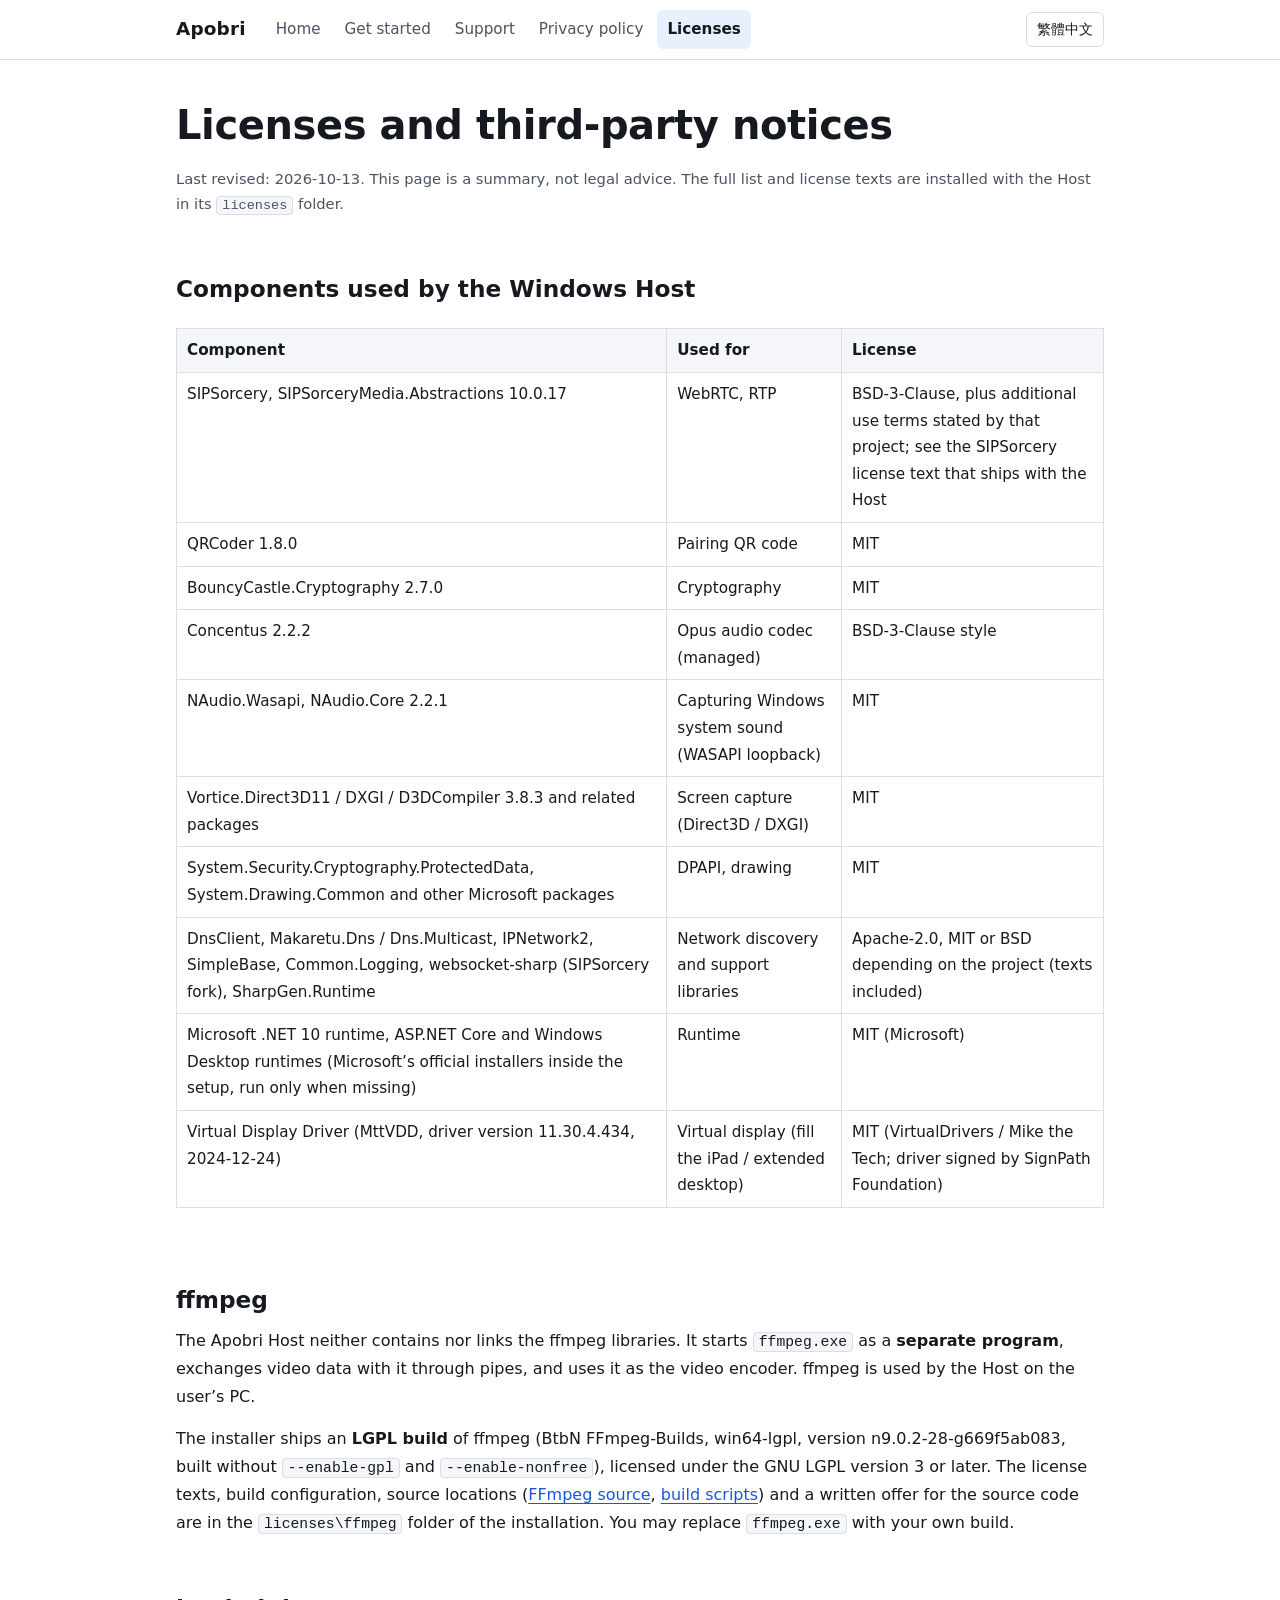
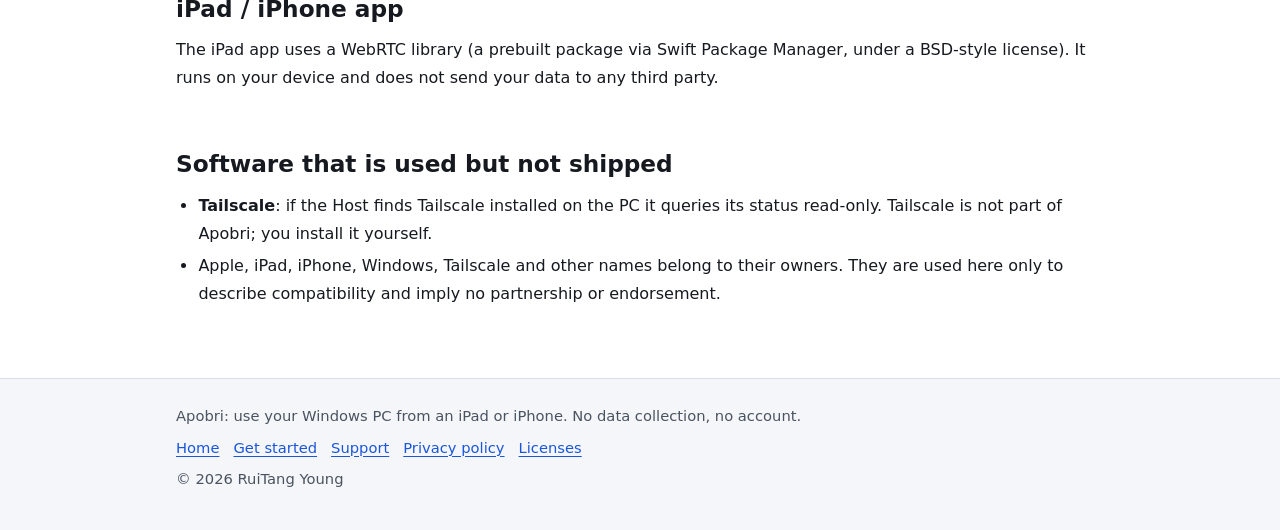
<file: en/licenses.html>
<!doctype html>
<html lang="en">
<head>
<meta charset="utf-8">
<meta name="viewport" content="width=device-width, initial-scale=1">
<title>Licenses and third-party notices | Apobri</title>
<meta name="description" content="A summary of the open-source and third-party components used by Apobri, their licenses, and how ffmpeg is used.">
<meta name="color-scheme" content="light dark">
<meta property="og:type" content="website">
<meta property="og:site_name" content="Apobri">
<meta property="og:title" content="Licenses and third-party notices | Apobri">
<meta property="og:description" content="A summary of the open-source and third-party components used by Apobri, their licenses, and how ffmpeg is used.">
<meta property="og:locale" content="en_US">
<meta property="og:locale:alternate" content="zh_TW">
<!-- TODO(待使用者填 / to fill): once the domain is known add <link rel="canonical"> and og:url / og:image. -->
<link rel="alternate" hreflang="zh-Hant" href="../licenses.html">
<link rel="alternate" hreflang="en" href="licenses.html">
<link rel="alternate" hreflang="x-default" href="../licenses.html">
<link rel="icon" href="../assets/favicon.svg" type="image/svg+xml">
<link rel="stylesheet" href="../assets/style.css">
</head>
<body>
<a class="skip" href="#main">Skip to main content</a>
<header class="site">
  <div class="wrap">
    <a class="brand" href="index.html">Apobri</a>
    <nav class="main" aria-label="Main"><a href="index.html">Home</a><a href="quickstart.html">Get started</a><a href="support.html">Support</a><a href="privacy.html">Privacy policy</a><a href="licenses.html" aria-current="page">Licenses</a></nav>
    <a class="lang" href="../licenses.html" hreflang="zh-Hant" lang="zh-Hant" aria-label="切換為繁體中文">繁體中文</a>
  </div>
</header>
<main id="main">
  <div class="wrap">
<h1>Licenses and third-party notices</h1>
<p class="meta">Last revised: 2026-10-13. This page is a summary, not legal advice. The full list and license texts are installed with the Host in its <code>licenses</code> folder.</p>

<h2 id="host">Components used by the Windows Host</h2>
<div class="tablewrap"><table>
  <tr><th>Component</th><th>Used for</th><th>License</th></tr>
  <tr><td>SIPSorcery, SIPSorceryMedia.Abstractions 10.0.17</td><td>WebRTC, RTP</td><td>BSD-3-Clause, plus additional use terms stated by that project; see the SIPSorcery license text that ships with the Host</td></tr>
  <tr><td>QRCoder 1.8.0</td><td>Pairing QR code</td><td>MIT</td></tr>
  <tr><td>BouncyCastle.Cryptography 2.7.0</td><td>Cryptography</td><td>MIT</td></tr>
  <tr><td>Concentus 2.2.2</td><td>Opus audio codec (managed)</td><td>BSD-3-Clause style</td></tr>
  <tr><td>NAudio.Wasapi, NAudio.Core 2.2.1</td><td>Capturing Windows system sound (WASAPI loopback)</td><td>MIT</td></tr>
  <tr><td>Vortice.Direct3D11 / DXGI / D3DCompiler 3.8.3 and related packages</td><td>Screen capture (Direct3D / DXGI)</td><td>MIT</td></tr>
  <tr><td>System.Security.Cryptography.ProtectedData, System.Drawing.Common and other Microsoft packages</td><td>DPAPI, drawing</td><td>MIT</td></tr>
  <tr><td>DnsClient, Makaretu.Dns / Dns.Multicast, IPNetwork2, SimpleBase, Common.Logging, websocket-sharp (SIPSorcery fork), SharpGen.Runtime</td><td>Network discovery and support libraries</td><td>Apache-2.0, MIT or BSD depending on the project (texts included)</td></tr>
  <tr><td>Microsoft .NET 10 runtime, ASP.NET Core and Windows Desktop runtimes (Microsoft&rsquo;s official installers inside the setup, run only when missing)</td><td>Runtime</td><td>MIT (Microsoft)</td></tr>
  <tr><td>Virtual Display Driver (MttVDD, driver version 11.30.4.434, 2024-12-24)</td><td>Virtual display (fill the iPad / extended desktop)</td><td>MIT (VirtualDrivers / Mike the Tech; driver signed by SignPath Foundation)</td></tr>
</table></div>

<h2 id="ffmpeg">ffmpeg</h2>
<p>The Apobri Host neither contains nor links the ffmpeg libraries. It starts <code>ffmpeg.exe</code> as a <strong>separate program</strong>, exchanges video data with it through pipes, and uses it as the video encoder. ffmpeg is used by the Host on the user&rsquo;s PC.</p>
<p>The installer ships an <strong>LGPL build</strong> of ffmpeg (BtbN FFmpeg-Builds, win64-lgpl, version n9.0.2-28-g669f5ab083, built without <code>--enable-gpl</code> and <code>--enable-nonfree</code>), licensed under the GNU LGPL version 3 or later. The license texts, build configuration, source locations (<a href="https://github.com/FFmpeg/FFmpeg/tree/669f5ab083c7732c10f1ce9e4f1915960dd88457">FFmpeg source</a>, <a href="https://github.com/BtbN/FFmpeg-Builds/tree/autobuild-2026-10-15-13-03">build scripts</a>) and a written offer for the source code are in the <code>licenses\ffmpeg</code> folder of the installation. You may replace <code>ffmpeg.exe</code> with your own build.</p>

<h2 id="ios">iPad / iPhone app</h2>
<p>The iPad app uses a WebRTC library (a prebuilt package via Swift Package Manager, under a BSD-style license). It runs on your device and does not send your data to any third party.</p>

<h2 id="others">Software that is used but not shipped</h2>
<ul>
  <li><strong>Tailscale</strong>: if the Host finds Tailscale installed on the PC it queries its status read-only. Tailscale is not part of Apobri; you install it yourself.</li>
  <li>Apple, iPad, iPhone, Windows, Tailscale and other names belong to their owners. They are used here only to describe compatibility and imply no partnership or endorsement.</li>
</ul>

  </div>
</main>
<footer class="site">
  <div class="wrap">
    <p>Apobri: use your Windows PC from an iPad or iPhone. No data collection, no account.</p>
    <nav aria-label="Footer"><a href="index.html">Home</a><a href="quickstart.html">Get started</a><a href="support.html">Support</a><a href="privacy.html">Privacy policy</a><a href="licenses.html">Licenses</a></nav>
    <p>&copy; 2026 RuiTang Young</p>
  </div>
</footer>
</body>
</html>
</file>
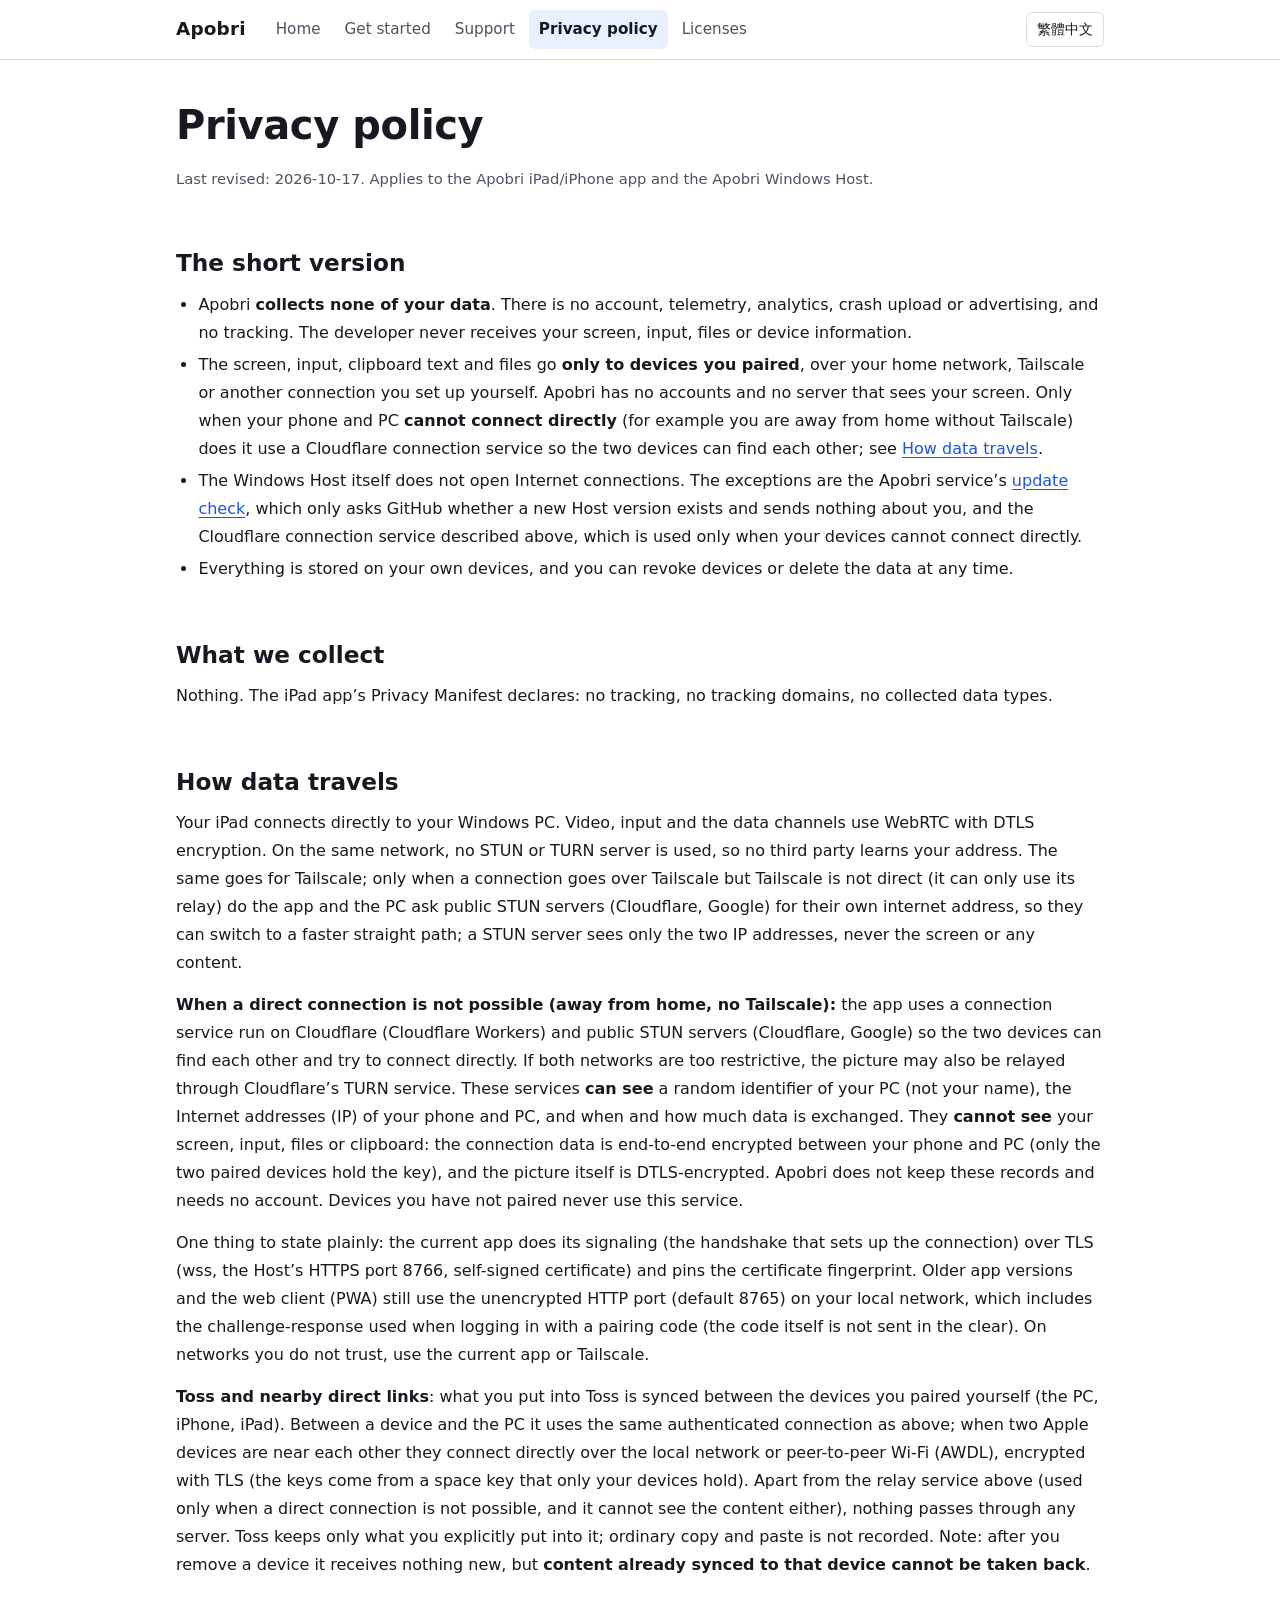
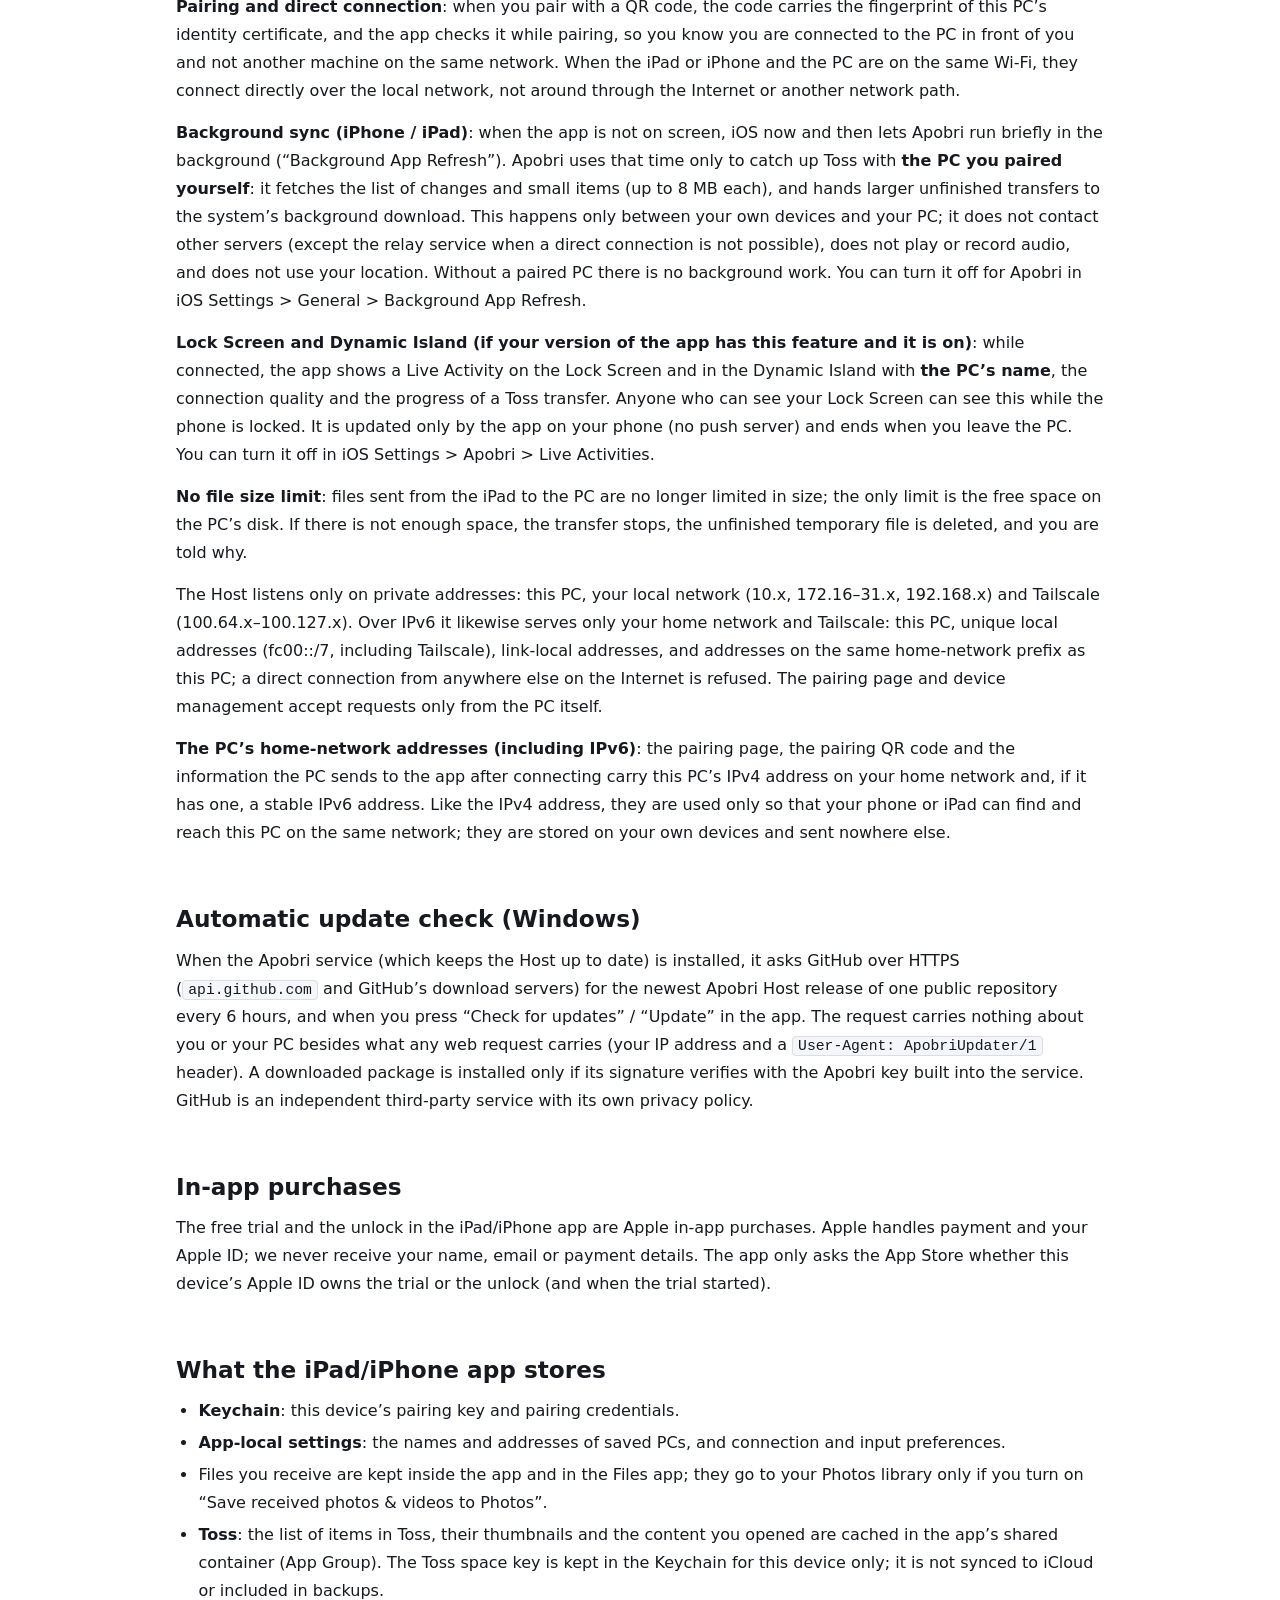
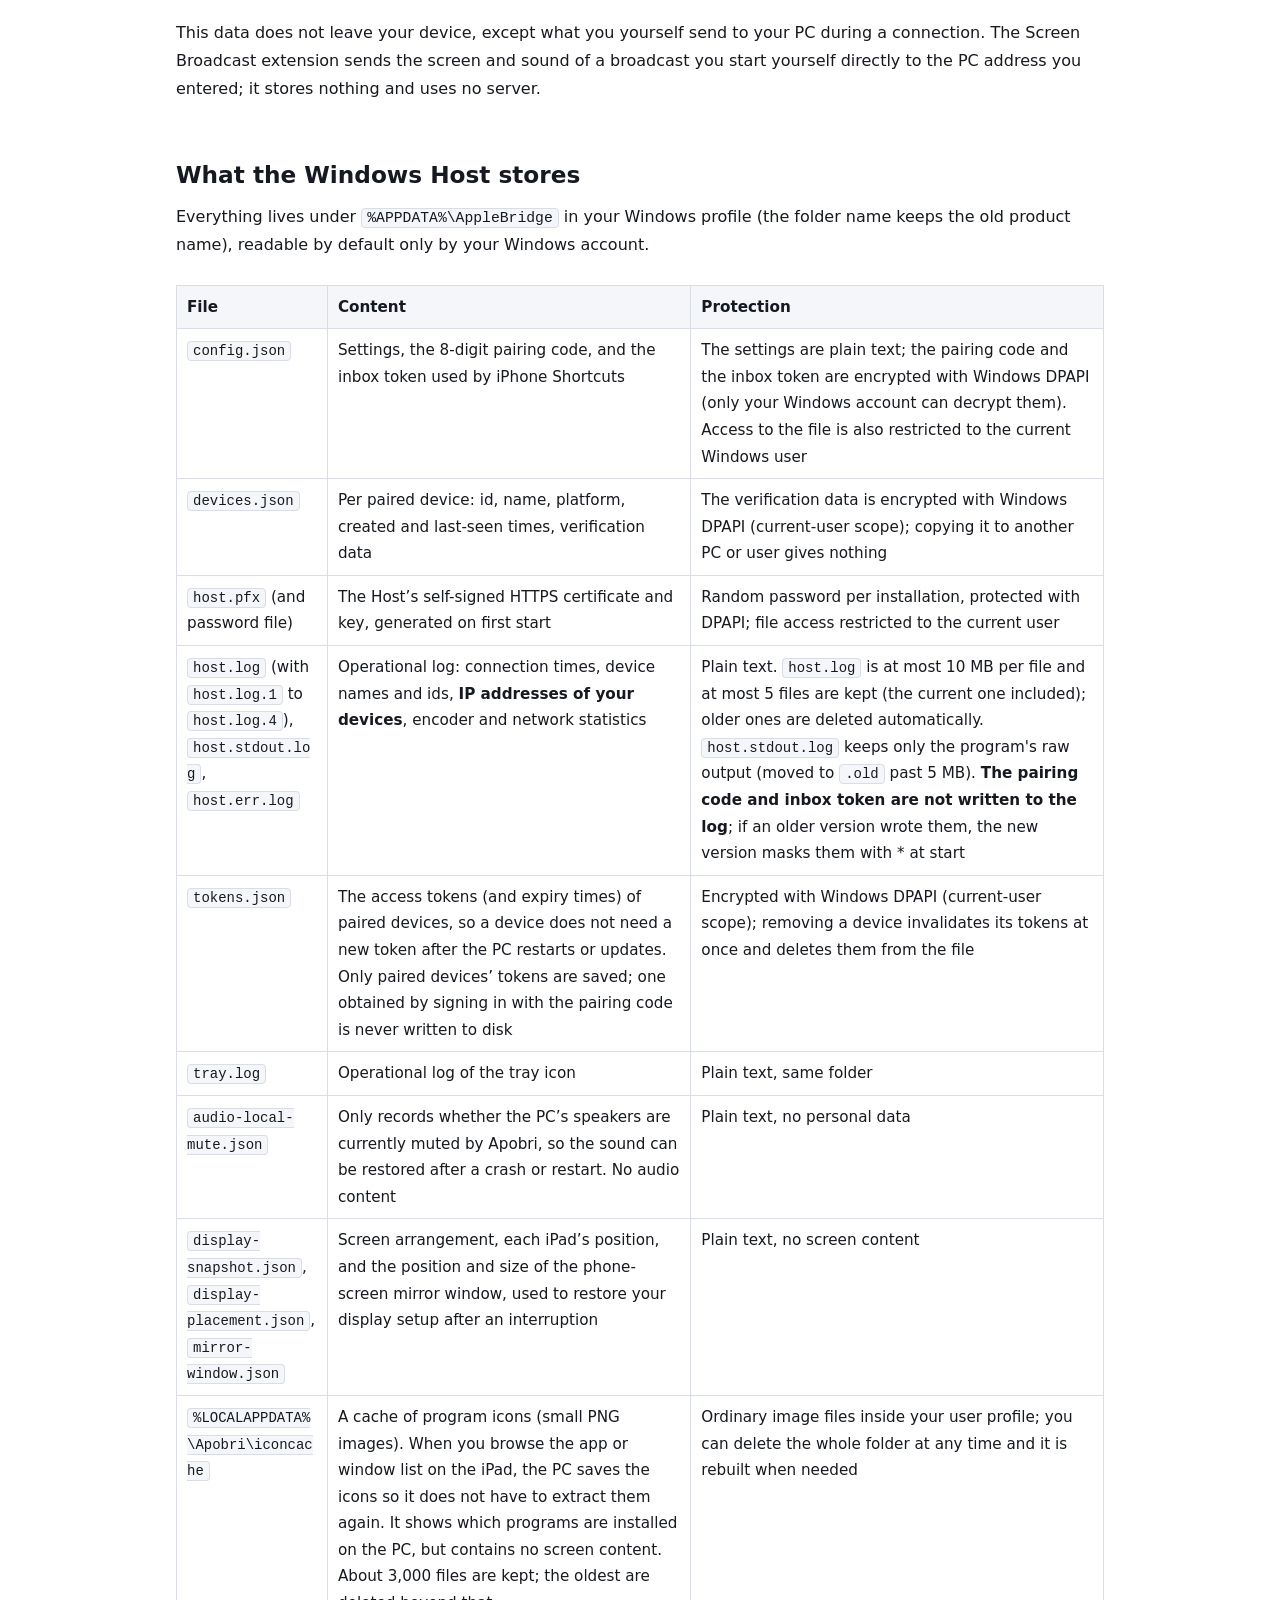
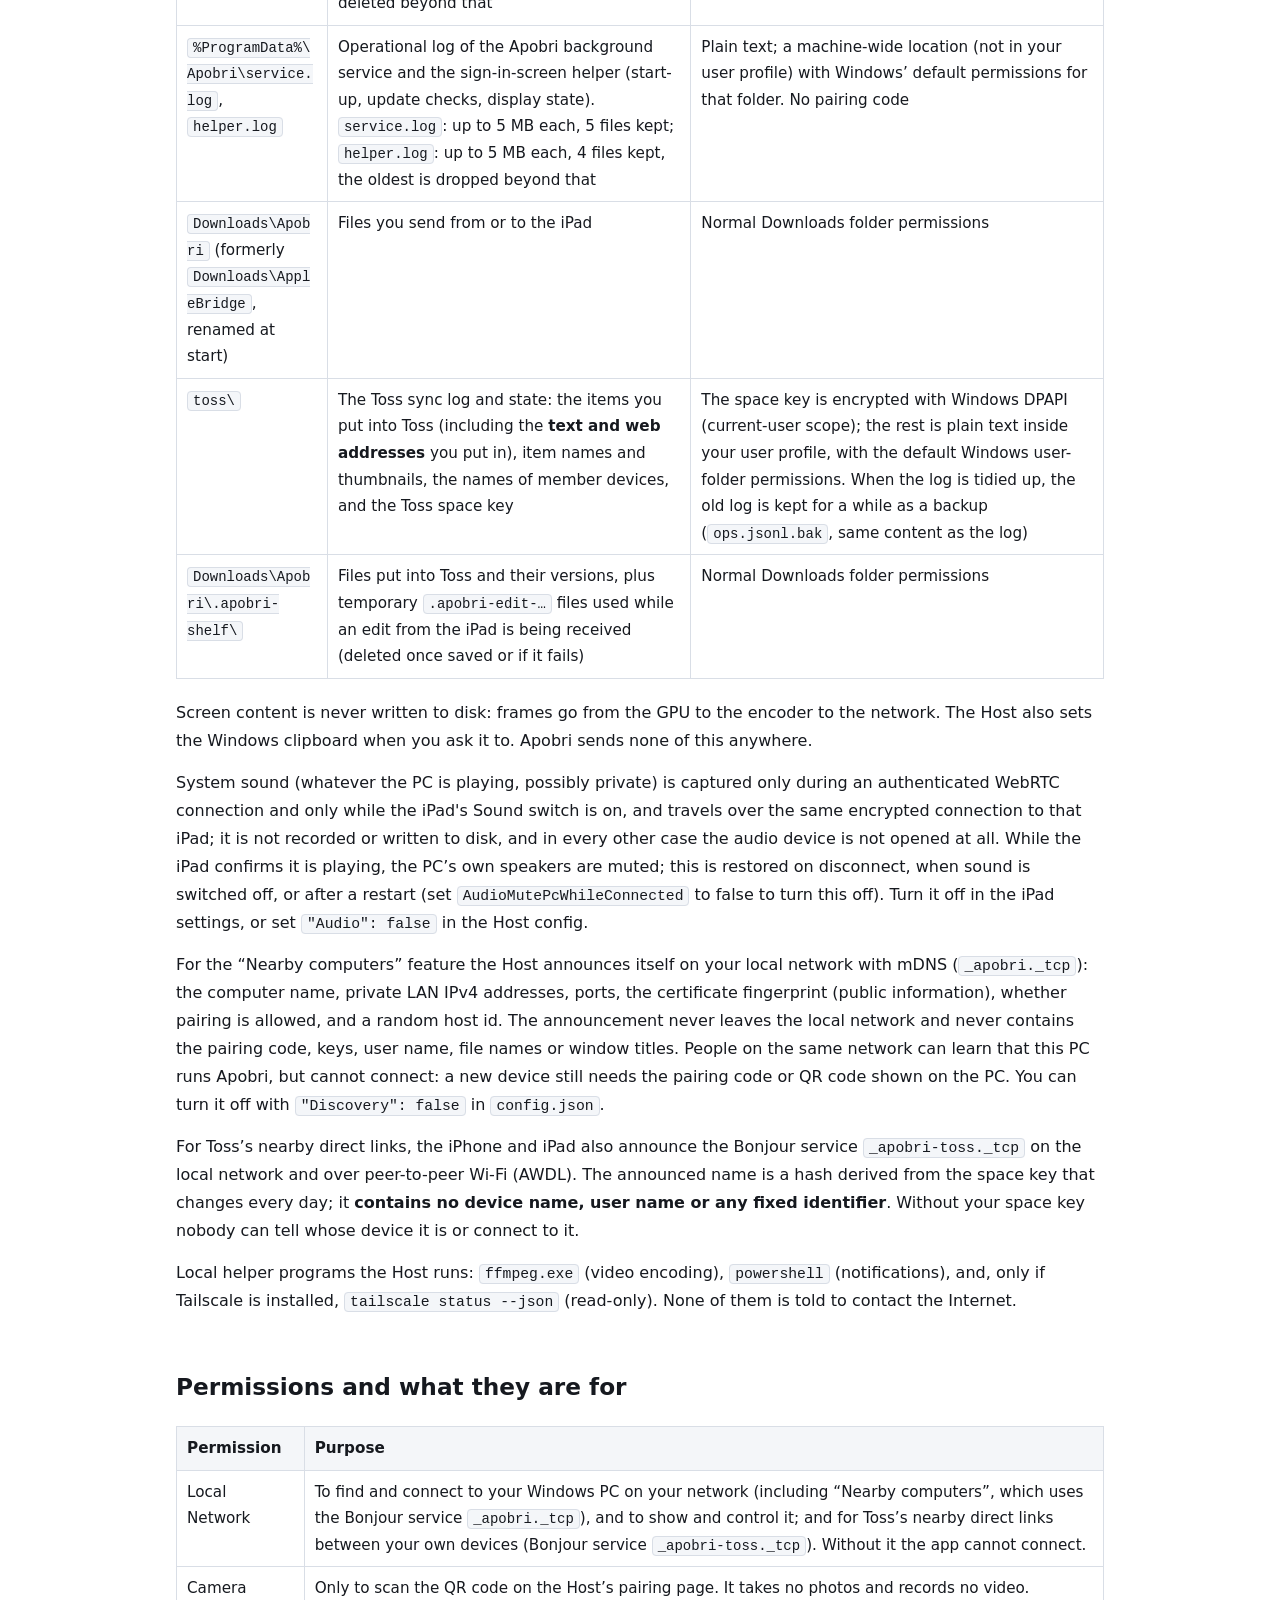
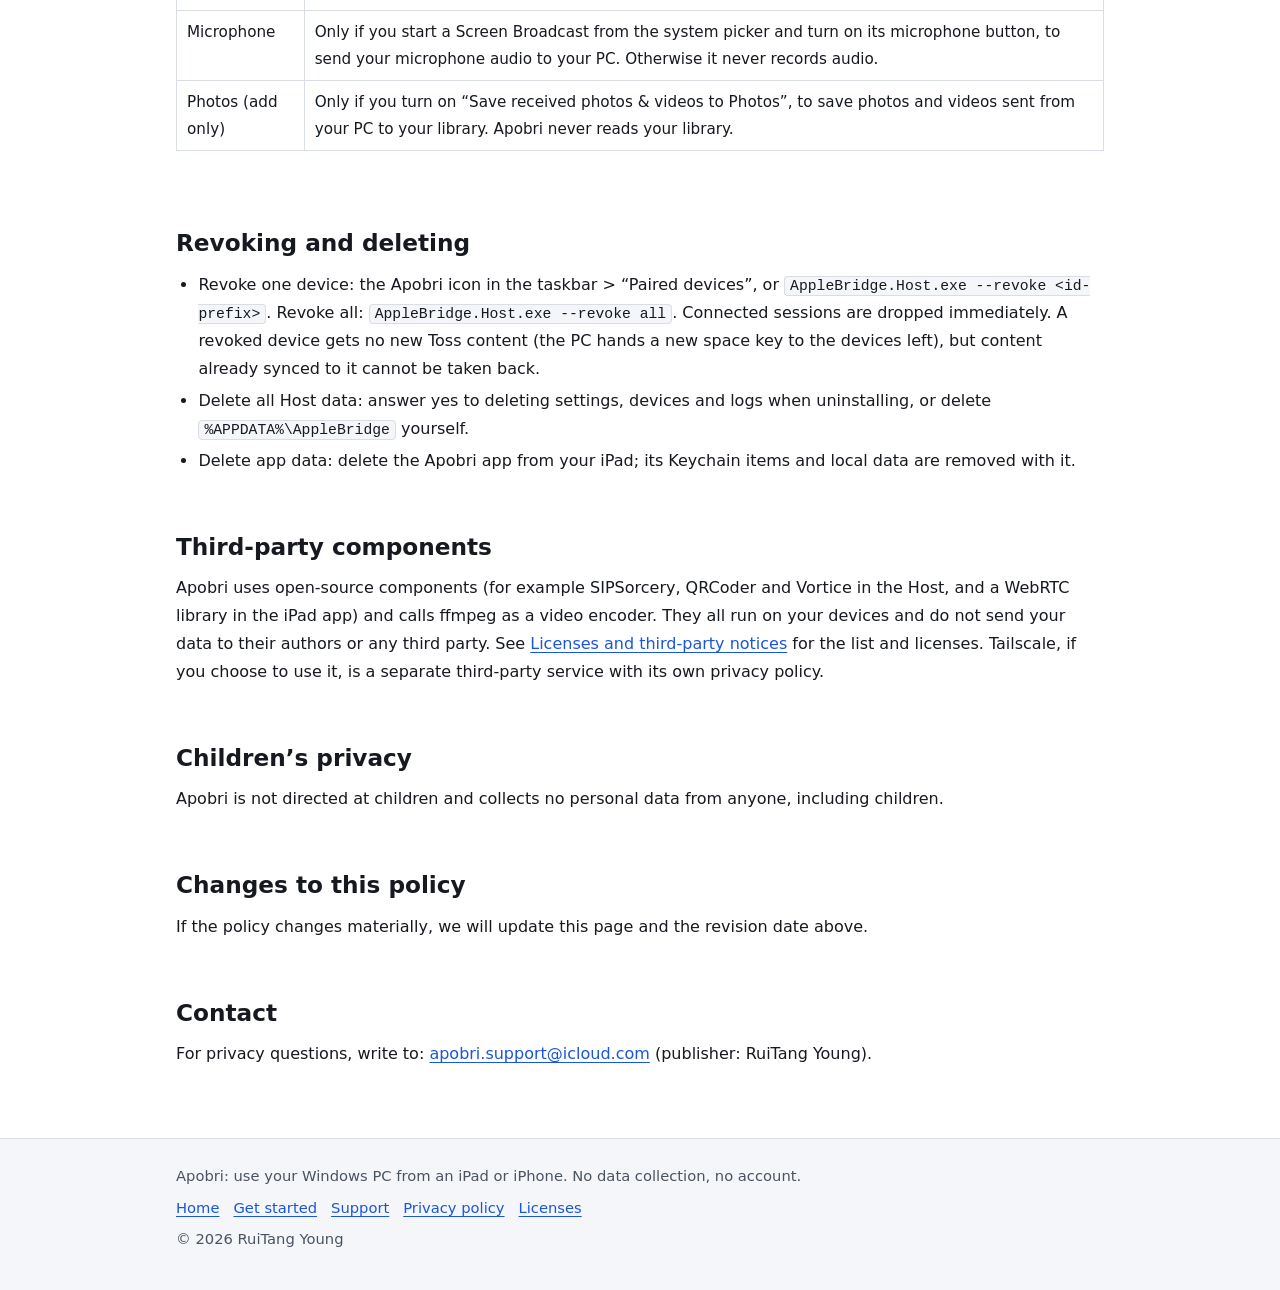
<file: en/privacy.html>
<!doctype html>
<html lang="en">
<head>
<meta charset="utf-8">
<meta name="viewport" content="width=device-width, initial-scale=1">
<title>Privacy policy | Apobri</title>
<meta name="description" content="Apobri collects no data: no account, telemetry, analytics or ads. This page explains what the app and the Windows Host store, what each permission is for, and the third-party components used.">
<meta name="color-scheme" content="light dark">
<meta property="og:type" content="website">
<meta property="og:site_name" content="Apobri">
<meta property="og:title" content="Privacy policy | Apobri">
<meta property="og:description" content="Apobri collects no data: no account, telemetry, analytics or ads. This page explains what the app and the Windows Host store, what each permission is for, and the third-party components used.">
<meta property="og:locale" content="en_US">
<meta property="og:locale:alternate" content="zh_TW">
<!-- TODO(待使用者填 / to fill): once the domain is known add <link rel="canonical"> and og:url / og:image. -->
<link rel="alternate" hreflang="zh-Hant" href="../privacy.html">
<link rel="alternate" hreflang="en" href="privacy.html">
<link rel="alternate" hreflang="x-default" href="../privacy.html">
<link rel="icon" href="../assets/favicon.svg" type="image/svg+xml">
<link rel="stylesheet" href="../assets/style.css">
</head>
<body>
<a class="skip" href="#main">Skip to main content</a>
<header class="site">
  <div class="wrap">
    <a class="brand" href="index.html">Apobri</a>
    <nav class="main" aria-label="Main"><a href="index.html">Home</a><a href="quickstart.html">Get started</a><a href="support.html">Support</a><a href="privacy.html" aria-current="page">Privacy policy</a><a href="licenses.html">Licenses</a></nav>
    <a class="lang" href="../privacy.html" hreflang="zh-Hant" lang="zh-Hant" aria-label="切換為繁體中文">繁體中文</a>
  </div>
</header>
<main id="main">
  <div class="wrap">
<h1>Privacy policy</h1>
<p class="meta">Last revised: 2026-10-17. Applies to the Apobri iPad/iPhone app and the Apobri Windows Host.</p>

<h2 id="short">The short version</h2>
<ul>
  <li>Apobri <strong>collects none of your data</strong>. There is no account, telemetry, analytics, crash upload or advertising, and no tracking. The developer never receives your screen, input, files or device information.</li>
  <li>The screen, input, clipboard text and files go <strong>only to devices you paired</strong>, over your home network, Tailscale or another connection you set up yourself. Apobri has no accounts and no server that sees your screen. Only when your phone and PC <strong>cannot connect directly</strong> (for example you are away from home without Tailscale) does it use a Cloudflare connection service so the two devices can find each other; see <a href="#flow">How data travels</a>.</li>
  <li>The Windows Host itself does not open Internet connections. The exceptions are the Apobri service&rsquo;s <a href="#update">update check</a>, which only asks GitHub whether a new Host version exists and sends nothing about you, and the Cloudflare connection service described above, which is used only when your devices cannot connect directly.</li>
  <li>Everything is stored on your own devices, and you can revoke devices or delete the data at any time.</li>
</ul>

<h2 id="collect">What we collect</h2>
<p>Nothing. The iPad app&rsquo;s Privacy Manifest declares: no tracking, no tracking domains, no collected data types.</p>

<h2 id="flow">How data travels</h2>
<p>Your iPad connects directly to your Windows PC. Video, input and the data channels use WebRTC with DTLS encryption. On the same network, no STUN or TURN server is used, so no third party learns your address. The same goes for Tailscale; only when a connection goes over Tailscale but Tailscale is not direct (it can only use its relay) do the app and the PC ask public STUN servers (Cloudflare, Google) for their own internet address, so they can switch to a faster straight path; a STUN server sees only the two IP addresses, never the screen or any content.</p>
<p><strong>When a direct connection is not possible (away from home, no Tailscale):</strong> the app uses a connection service run on Cloudflare (Cloudflare Workers) and public STUN servers (Cloudflare, Google) so the two devices can find each other and try to connect directly. If both networks are too restrictive, the picture may also be relayed through Cloudflare&rsquo;s TURN service. These services <strong>can see</strong> a random identifier of your PC (not your name), the Internet addresses (IP) of your phone and PC, and when and how much data is exchanged. They <strong>cannot see</strong> your screen, input, files or clipboard: the connection data is end-to-end encrypted between your phone and PC (only the two paired devices hold the key), and the picture itself is DTLS-encrypted. Apobri does not keep these records and needs no account. Devices you have not paired never use this service.</p>
<p>One thing to state plainly: the current app does its signaling (the handshake that sets up the connection) over TLS (wss, the Host&rsquo;s HTTPS port 8766, self-signed certificate) and pins the certificate fingerprint. Older app versions and the web client (PWA) still use the unencrypted HTTP port (default 8765) on your local network, which includes the challenge-response used when logging in with a pairing code (the code itself is not sent in the clear). On networks you do not trust, use the current app or Tailscale.</p>
<p><strong>Toss and nearby direct links</strong>: what you put into Toss is synced between the devices you paired yourself (the PC, iPhone, iPad). Between a device and the PC it uses the same authenticated connection as above; when two Apple devices are near each other they connect directly over the local network or peer-to-peer Wi&#8209;Fi (AWDL), encrypted with TLS (the keys come from a space key that only your devices hold). Apart from the relay service above (used only when a direct connection is not possible, and it cannot see the content either), nothing passes through any server. Toss keeps only what you explicitly put into it; ordinary copy and paste is not recorded. Note: after you remove a device it receives nothing new, but <strong>content already synced to that device cannot be taken back</strong>.</p>
<p><strong>Pairing and direct connection</strong>: when you pair with a QR code, the code carries the fingerprint of this PC&rsquo;s identity certificate, and the app checks it while pairing, so you know you are connected to the PC in front of you and not another machine on the same network. When the iPad or iPhone and the PC are on the same Wi&#8209;Fi, they connect directly over the local network, not around through the Internet or another network path.</p>
<p><strong>Background sync (iPhone / iPad)</strong>: when the app is not on screen, iOS now and then lets Apobri run briefly in the background (&ldquo;Background App Refresh&rdquo;). Apobri uses that time only to catch up Toss with <strong>the PC you paired yourself</strong>: it fetches the list of changes and small items (up to 8 MB each), and hands larger unfinished transfers to the system&rsquo;s background download. This happens only between your own devices and your PC; it does not contact other servers (except the relay service when a direct connection is not possible), does not play or record audio, and does not use your location. Without a paired PC there is no background work. You can turn it off for Apobri in iOS Settings &gt; General &gt; Background App Refresh.</p>
<p><strong>Lock Screen and Dynamic Island (if your version of the app has this feature and it is on)</strong>: while connected, the app shows a Live Activity on the Lock Screen and in the Dynamic Island with <strong>the PC&rsquo;s name</strong>, the connection quality and the progress of a Toss transfer. Anyone who can see your Lock Screen can see this while the phone is locked. It is updated only by the app on your phone (no push server) and ends when you leave the PC. You can turn it off in iOS Settings &gt; Apobri &gt; Live Activities.</p>
<p><strong>No file size limit</strong>: files sent from the iPad to the PC are no longer limited in size; the only limit is the free space on the PC&rsquo;s disk. If there is not enough space, the transfer stops, the unfinished temporary file is deleted, and you are told why.</p>
<p>The Host listens only on private addresses: this PC, your local network (10.x, 172.16&ndash;31.x, 192.168.x) and Tailscale (100.64.x&ndash;100.127.x). Over IPv6 it likewise serves only your home network and Tailscale: this PC, unique local addresses (fc00::/7, including Tailscale), link-local addresses, and addresses on the same home-network prefix as this PC; a direct connection from anywhere else on the Internet is refused. The pairing page and device management accept requests only from the PC itself.</p>
<p><strong>The PC&rsquo;s home-network addresses (including IPv6)</strong>: the pairing page, the pairing QR code and the information the PC sends to the app after connecting carry this PC&rsquo;s IPv4 address on your home network and, if it has one, a stable IPv6 address. Like the IPv4 address, they are used only so that your phone or iPad can find and reach this PC on the same network; they are stored on your own devices and sent nowhere else.</p>

<h2 id="update">Automatic update check (Windows)</h2>
<p>When the Apobri service (which keeps the Host up to date) is installed, it asks GitHub over HTTPS (<code>api.github.com</code> and GitHub&rsquo;s download servers) for the newest Apobri Host release of one public repository every 6 hours, and when you press &ldquo;Check for updates&rdquo; / &ldquo;Update&rdquo; in the app. The request carries nothing about you or your PC besides what any web request carries (your IP address and a <code>User-Agent: ApobriUpdater/1</code> header). A downloaded package is installed only if its signature verifies with the Apobri key built into the service. GitHub is an independent third-party service with its own privacy policy.</p>

<h2 id="purchases">In-app purchases</h2>
<p>The free trial and the unlock in the iPad/iPhone app are Apple in-app purchases. Apple handles payment and your Apple ID; we never receive your name, email or payment details. The app only asks the App Store whether this device&rsquo;s Apple ID owns the trial or the unlock (and when the trial started).</p>

<h2 id="stored-app">What the iPad/iPhone app stores</h2>
<ul>
  <li><strong>Keychain</strong>: this device&rsquo;s pairing key and pairing credentials.</li>
  <li><strong>App-local settings</strong>: the names and addresses of saved PCs, and connection and input preferences.</li>
  <li>Files you receive are kept inside the app and in the Files app; they go to your Photos library only if you turn on &ldquo;Save received photos &amp; videos to Photos&rdquo;.</li>
  <li><strong>Toss</strong>: the list of items in Toss, their thumbnails and the content you opened are cached in the app&rsquo;s shared container (App Group). The Toss space key is kept in the Keychain for this device only; it is not synced to iCloud or included in backups.</li>
</ul>
<p>This data does not leave your device, except what you yourself send to your PC during a connection. The Screen Broadcast extension sends the screen and sound of a broadcast you start yourself directly to the PC address you entered; it stores nothing and uses no server.</p>

<h2 id="stored-host">What the Windows Host stores</h2>
<p>Everything lives under <code>%APPDATA%\AppleBridge</code> in your Windows profile (the folder name keeps the old product name), readable by default only by your Windows account.</p>
<div class="tablewrap"><table>
  <tr><th>File</th><th>Content</th><th>Protection</th></tr>
  <tr><td><code>config.json</code></td><td>Settings, the 8-digit pairing code, and the inbox token used by iPhone Shortcuts</td><td>The settings are plain text; the pairing code and the inbox token are encrypted with Windows DPAPI (only your Windows account can decrypt them). Access to the file is also restricted to the current Windows user</td></tr>
  <tr><td><code>devices.json</code></td><td>Per paired device: id, name, platform, created and last-seen times, verification data</td><td>The verification data is encrypted with Windows DPAPI (current-user scope); copying it to another PC or user gives nothing</td></tr>
  <tr><td><code>host.pfx</code> (and password file)</td><td>The Host&rsquo;s self-signed HTTPS certificate and key, generated on first start</td><td>Random password per installation, protected with DPAPI; file access restricted to the current user</td></tr>
  <tr><td><code>host.log</code> (with <code>host.log.1</code> to <code>host.log.4</code>), <code>host.stdout.log</code>, <code>host.err.log</code></td><td>Operational log: connection times, device names and ids, <strong>IP addresses of your devices</strong>, encoder and network statistics</td><td>Plain text. <code>host.log</code> is at most 10 MB per file and at most 5 files are kept (the current one included); older ones are deleted automatically. <code>host.stdout.log</code> keeps only the program's raw output (moved to <code>.old</code> past 5 MB). <strong>The pairing code and inbox token are not written to the log</strong>; if an older version wrote them, the new version masks them with * at start</td></tr>
  <tr><td><code>tokens.json</code></td><td>The access tokens (and expiry times) of paired devices, so a device does not need a new token after the PC restarts or updates. Only paired devices&rsquo; tokens are saved; one obtained by signing in with the pairing code is never written to disk</td><td>Encrypted with Windows DPAPI (current-user scope); removing a device invalidates its tokens at once and deletes them from the file</td></tr>
  <tr><td><code>tray.log</code></td><td>Operational log of the tray icon</td><td>Plain text, same folder</td></tr>
  <tr><td><code>audio-local-mute.json</code></td><td>Only records whether the PC&rsquo;s speakers are currently muted by Apobri, so the sound can be restored after a crash or restart. No audio content</td><td>Plain text, no personal data</td></tr>
  <tr><td><code>display-snapshot.json</code>, <code>display-placement.json</code>, <code>mirror-window.json</code></td><td>Screen arrangement, each iPad&rsquo;s position, and the position and size of the phone-screen mirror window, used to restore your display setup after an interruption</td><td>Plain text, no screen content</td></tr>
  <tr><td><code>%LOCALAPPDATA%\Apobri\iconcache</code></td><td>A cache of program icons (small PNG images). When you browse the app or window list on the iPad, the PC saves the icons so it does not have to extract them again. It shows which programs are installed on the PC, but contains no screen content. About 3,000 files are kept; the oldest are deleted beyond that</td><td>Ordinary image files inside your user profile; you can delete the whole folder at any time and it is rebuilt when needed</td></tr>
  <tr><td><code>%ProgramData%\Apobri\service.log</code>, <code>helper.log</code></td><td>Operational log of the Apobri background service and the sign-in-screen helper (start-up, update checks, display state). <code>service.log</code>: up to 5 MB each, 5 files kept; <code>helper.log</code>: up to 5 MB each, 4 files kept, the oldest is dropped beyond that</td><td>Plain text; a machine-wide location (not in your user profile) with Windows&rsquo; default permissions for that folder. No pairing code</td></tr>
  <tr><td><code>Downloads\Apobri</code> (formerly <code>Downloads\AppleBridge</code>, renamed at start)</td><td>Files you send from or to the iPad</td><td>Normal Downloads folder permissions</td></tr>
  <tr><td><code>toss\</code></td><td>The Toss sync log and state: the items you put into Toss (including the <strong>text and web addresses</strong> you put in), item names and thumbnails, the names of member devices, and the Toss space key</td><td>The space key is encrypted with Windows DPAPI (current-user scope); the rest is plain text inside your user profile, with the default Windows user-folder permissions. When the log is tidied up, the old log is kept for a while as a backup (<code>ops.jsonl.bak</code>, same content as the log)</td></tr>
  <tr><td><code>Downloads\Apobri\.apobri-shelf\</code></td><td>Files put into Toss and their versions, plus temporary <code>.apobri-edit-&hellip;</code> files used while an edit from the iPad is being received (deleted once saved or if it fails)</td><td>Normal Downloads folder permissions</td></tr>
</table></div>
<p>Screen content is never written to disk: frames go from the GPU to the encoder to the network. The Host also sets the Windows clipboard when you ask it to. Apobri sends none of this anywhere.</p>
<p>System sound (whatever the PC is playing, possibly private) is captured only during an authenticated WebRTC connection and only while the iPad's Sound switch is on, and travels over the same encrypted connection to that iPad; it is not recorded or written to disk, and in every other case the audio device is not opened at all. While the iPad confirms it is playing, the PC&rsquo;s own speakers are muted; this is restored on disconnect, when sound is switched off, or after a restart (set <code>AudioMutePcWhileConnected</code> to false to turn this off). Turn it off in the iPad settings, or set <code>"Audio": false</code> in the Host config.</p>
<p>For the &ldquo;Nearby computers&rdquo; feature the Host announces itself on your local network with mDNS (<code>_apobri._tcp</code>): the computer name, private LAN IPv4 addresses, ports, the certificate fingerprint (public information), whether pairing is allowed, and a random host id. The announcement never leaves the local network and never contains the pairing code, keys, user name, file names or window titles. People on the same network can learn that this PC runs Apobri, but cannot connect: a new device still needs the pairing code or QR code shown on the PC. You can turn it off with <code>"Discovery": false</code> in <code>config.json</code>.</p>
<p>For Toss&rsquo;s nearby direct links, the iPhone and iPad also announce the Bonjour service <code>_apobri-toss._tcp</code> on the local network and over peer-to-peer Wi&#8209;Fi (AWDL). The announced name is a hash derived from the space key that changes every day; it <strong>contains no device name, user name or any fixed identifier</strong>. Without your space key nobody can tell whose device it is or connect to it.</p>
<p>Local helper programs the Host runs: <code>ffmpeg.exe</code> (video encoding), <code>powershell</code> (notifications), and, only if Tailscale is installed, <code>tailscale status --json</code> (read-only). None of them is told to contact the Internet.</p>

<h2 id="permissions">Permissions and what they are for</h2>
<div class="tablewrap"><table>
  <tr><th>Permission</th><th>Purpose</th></tr>
  <tr><td>Local Network</td><td>To find and connect to your Windows PC on your network (including &ldquo;Nearby computers&rdquo;, which uses the Bonjour service <code>_apobri._tcp</code>), and to show and control it; and for Toss&rsquo;s nearby direct links between your own devices (Bonjour service <code>_apobri-toss._tcp</code>). Without it the app cannot connect.</td></tr>
  <tr><td>Camera</td><td>Only to scan the QR code on the Host&rsquo;s pairing page. It takes no photos and records no video.</td></tr>
  <tr><td>Microphone</td><td>Only if you start a Screen Broadcast from the system picker and turn on its microphone button, to send your microphone audio to your PC. Otherwise it never records audio.</td></tr>
  <tr><td>Photos (add only)</td><td>Only if you turn on &ldquo;Save received photos &amp; videos to Photos&rdquo;, to save photos and videos sent from your PC to your library. Apobri never reads your library.</td></tr>
</table></div>

<h2 id="revoke">Revoking and deleting</h2>
<ul>
  <li>Revoke one device: the Apobri icon in the taskbar &gt; &ldquo;Paired devices&rdquo;, or <code>AppleBridge.Host.exe --revoke &lt;id-prefix&gt;</code>. Revoke all: <code>AppleBridge.Host.exe --revoke all</code>. Connected sessions are dropped immediately. A revoked device gets no new Toss content (the PC hands a new space key to the devices left), but content already synced to it cannot be taken back.</li>
  <li>Delete all Host data: answer yes to deleting settings, devices and logs when uninstalling, or delete <code>%APPDATA%\AppleBridge</code> yourself.</li>
  <li>Delete app data: delete the Apobri app from your iPad; its Keychain items and local data are removed with it.</li>
</ul>

<h2 id="third">Third-party components</h2>
<p>Apobri uses open-source components (for example SIPSorcery, QRCoder and Vortice in the Host, and a WebRTC library in the iPad app) and calls ffmpeg as a video encoder. They all run on your devices and do not send your data to their authors or any third party. See <a href="licenses.html">Licenses and third-party notices</a> for the list and licenses. Tailscale, if you choose to use it, is a separate third-party service with its own privacy policy.</p>

<h2 id="children">Children&rsquo;s privacy</h2>
<p>Apobri is not directed at children and collects no personal data from anyone, including children.</p>

<h2 id="changes">Changes to this policy</h2>
<p>If the policy changes materially, we will update this page and the revision date above.</p>

<h2 id="contact">Contact</h2>
<p>For privacy questions, write to: <a href="mailto:apobri.support@icloud.com">apobri.support@icloud.com</a> (publisher: RuiTang Young).</p>

  </div>
</main>
<footer class="site">
  <div class="wrap">
    <p>Apobri: use your Windows PC from an iPad or iPhone. No data collection, no account.</p>
    <nav aria-label="Footer"><a href="index.html">Home</a><a href="quickstart.html">Get started</a><a href="support.html">Support</a><a href="privacy.html">Privacy policy</a><a href="licenses.html">Licenses</a></nav>
    <p>&copy; 2026 RuiTang Young</p>
  </div>
</footer>
</body>
</html>
</file>
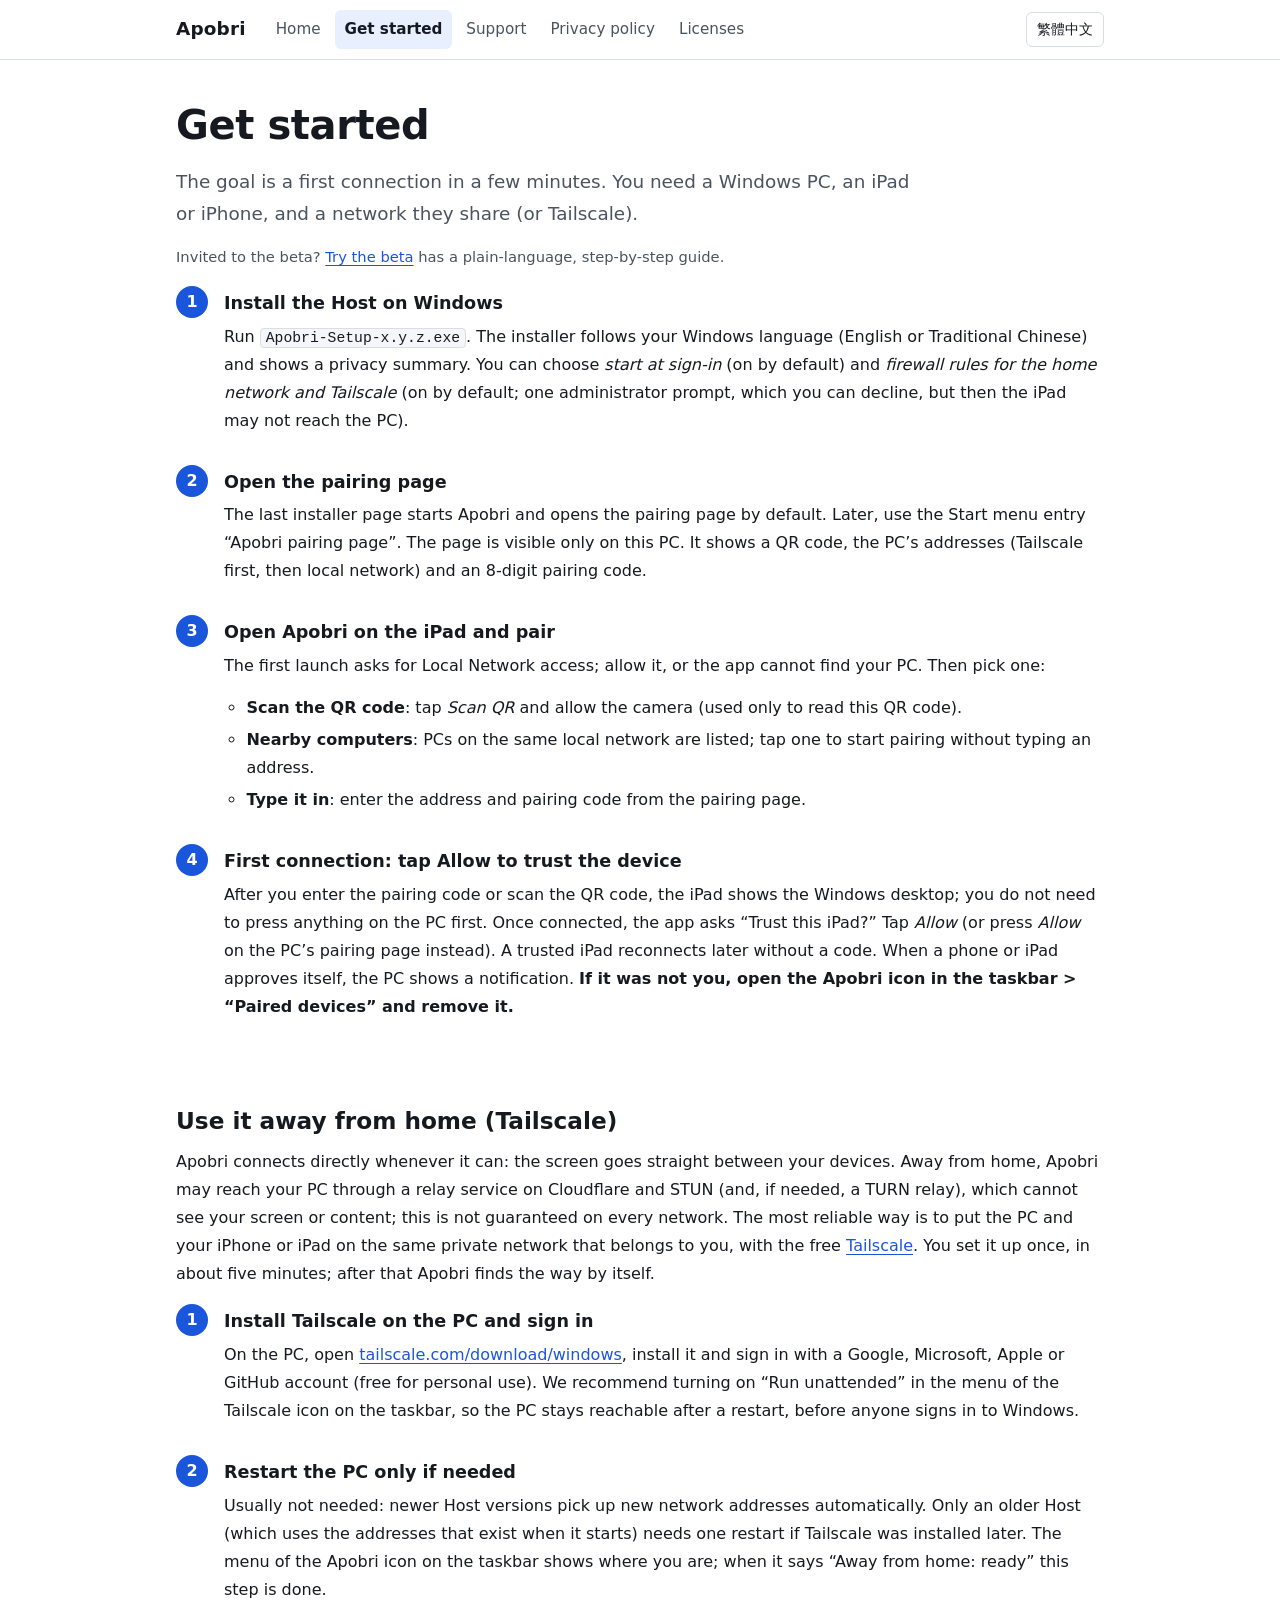
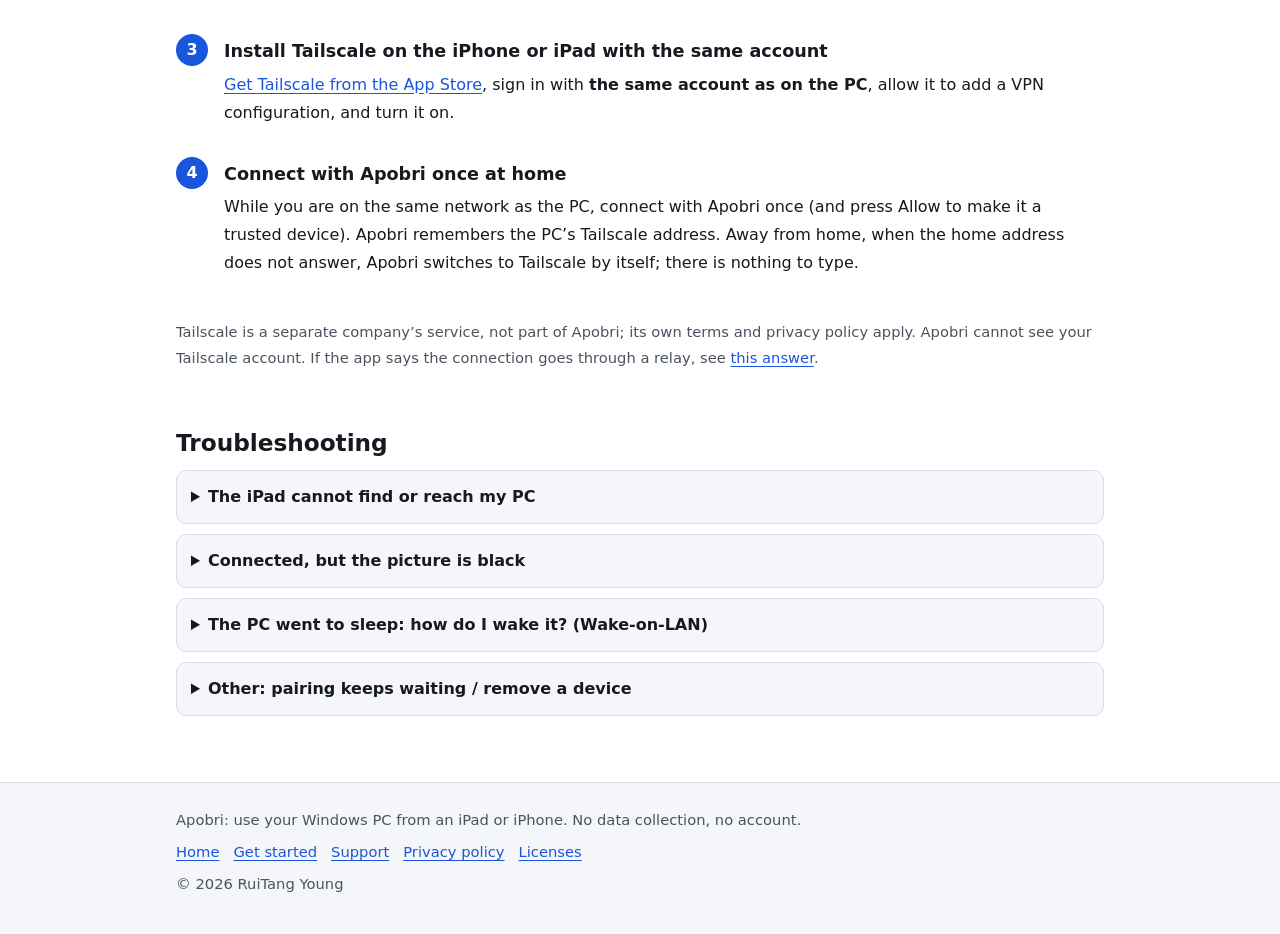
<file: en/quickstart.html>
<!doctype html>
<html lang="en">
<head>
<meta charset="utf-8">
<meta name="viewport" content="width=device-width, initial-scale=1">
<title>Get started: connect in a few minutes | Apobri</title>
<meta name="description" content="Install the Apobri Host, pair your iPad (QR code, nearby computers or pairing code), tap Allow to make it a trusted device, and connect. Includes troubleshooting.">
<meta name="color-scheme" content="light dark">
<meta property="og:type" content="website">
<meta property="og:site_name" content="Apobri">
<meta property="og:title" content="Get started: connect in a few minutes | Apobri">
<meta property="og:description" content="Install the Apobri Host, pair your iPad (QR code, nearby computers or pairing code), tap Allow to make it a trusted device, and connect. Includes troubleshooting.">
<meta property="og:locale" content="en_US">
<meta property="og:locale:alternate" content="zh_TW">
<!-- TODO(待使用者填 / to fill): once the domain is known add <link rel="canonical"> and og:url / og:image. -->
<link rel="alternate" hreflang="zh-Hant" href="../quickstart.html">
<link rel="alternate" hreflang="en" href="quickstart.html">
<link rel="alternate" hreflang="x-default" href="../quickstart.html">
<link rel="icon" href="../assets/favicon.svg" type="image/svg+xml">
<link rel="stylesheet" href="../assets/style.css">
</head>
<body>
<a class="skip" href="#main">Skip to main content</a>
<header class="site">
  <div class="wrap">
    <a class="brand" href="index.html">Apobri</a>
    <nav class="main" aria-label="Main"><a href="index.html">Home</a><a href="quickstart.html" aria-current="page">Get started</a><a href="support.html">Support</a><a href="privacy.html">Privacy policy</a><a href="licenses.html">Licenses</a></nav>
    <a class="lang" href="../quickstart.html" hreflang="zh-Hant" lang="zh-Hant" aria-label="切換為繁體中文">繁體中文</a>
  </div>
</header>
<main id="main">
  <div class="wrap">
<h1>Get started</h1>
<p class="lead">The goal is a first connection in a few minutes. You need a Windows PC, an iPad or iPhone, and a network they share (or Tailscale).</p>
<p class="meta">Invited to the beta? <a href="beta.html">Try the beta</a> has a plain-language, step-by-step guide.</p>

<ol class="steps">
  <li>
    <h3>Install the Host on Windows</h3>
    <p>Run <code>Apobri-Setup-x.y.z.exe</code>. The installer follows your Windows language (English or Traditional Chinese) and shows a privacy summary. You can choose <em>start at sign-in</em> (on by default) and <em>firewall rules for the home network and Tailscale</em> (on by default; one administrator prompt, which you can decline, but then the iPad may not reach the PC).</p>
  </li>
  <li>
    <h3>Open the pairing page</h3>
    <p>The last installer page starts Apobri and opens the pairing page by default. Later, use the Start menu entry &ldquo;Apobri pairing page&rdquo;. The page is visible only on this PC. It shows a QR code, the PC&rsquo;s addresses (Tailscale first, then local network) and an 8-digit pairing code.</p>
  </li>
  <li>
    <h3>Open Apobri on the iPad and pair</h3>
    <p>The first launch asks for Local Network access; allow it, or the app cannot find your PC. Then pick one:</p>
    <ul>
      <li><strong>Scan the QR code</strong>: tap <em>Scan QR</em> and allow the camera (used only to read this QR code).</li>
      <li><strong>Nearby computers</strong>: PCs on the same local network are listed; tap one to start pairing without typing an address.</li>
      <li><strong>Type it in</strong>: enter the address and pairing code from the pairing page.</li>
    </ul>
  </li>
  <li>
    <h3>First connection: tap Allow to trust the device</h3>
    <p>After you enter the pairing code or scan the QR code, the iPad shows the Windows desktop; you do not need to press anything on the PC first. Once connected, the app asks &ldquo;Trust this iPad?&rdquo; Tap <em>Allow</em> (or press <em>Allow</em> on the PC&rsquo;s pairing page instead). A trusted iPad reconnects later without a code. When a phone or iPad approves itself, the PC shows a notification. <strong>If it was not you, open the Apobri icon in the taskbar &gt; &ldquo;Paired devices&rdquo; and remove it.</strong></p>
  </li>
</ol>

<h2 id="remote">Use it away from home (Tailscale)</h2>
<p>Apobri connects directly whenever it can: the screen goes straight between your devices. Away from home, Apobri may reach your PC through a relay service on Cloudflare and STUN (and, if needed, a TURN relay), which cannot see your screen or content; this is not guaranteed on every network. The most reliable way is to put the PC and your iPhone or iPad on the same private network that belongs to you, with the free <a href="https://tailscale.com/">Tailscale</a>. You set it up once, in about five minutes; after that Apobri finds the way by itself.</p>
<ol class="steps">
  <li>
    <h3>Install Tailscale on the PC and sign in</h3>
    <p>On the PC, open <a href="https://tailscale.com/download/windows">tailscale.com/download/windows</a>, install it and sign in with a Google, Microsoft, Apple or GitHub account (free for personal use). We recommend turning on &ldquo;Run unattended&rdquo; in the menu of the Tailscale icon on the taskbar, so the PC stays reachable after a restart, before anyone signs in to Windows.</p>
  </li>
  <li>
    <h3>Restart the PC only if needed</h3>
    <p>Usually not needed: newer Host versions pick up new network addresses automatically. Only an older Host (which uses the addresses that exist when it starts) needs one restart if Tailscale was installed later. The menu of the Apobri icon on the taskbar shows where you are; when it says &ldquo;Away from home: ready&rdquo; this step is done.</p>
  </li>
  <li>
    <h3>Install Tailscale on the iPhone or iPad with the same account</h3>
    <p><a href="https://apps.apple.com/app/tailscale/id1470499037">Get Tailscale from the App Store</a>, sign in with <strong>the same account as on the PC</strong>, allow it to add a VPN configuration, and turn it on.</p>
  </li>
  <li>
    <h3>Connect with Apobri once at home</h3>
    <p>While you are on the same network as the PC, connect with Apobri once (and press Allow to make it a trusted device). Apobri remembers the PC&rsquo;s Tailscale address. Away from home, when the home address does not answer, Apobri switches to Tailscale by itself; there is nothing to type.</p>
  </li>
</ol>
<p class="meta">Tailscale is a separate company&rsquo;s service, not part of Apobri; its own terms and privacy policy apply. Apobri cannot see your Tailscale account. If the app says the connection goes through a relay, see <a href="support.html#relay">this answer</a>.</p>

<h2 id="trouble">Troubleshooting</h2>

<details id="not-found">
  <summary>The iPad cannot find or reach my PC</summary>
  <ul>
    <li><strong>Same network?</strong> The iPad and the PC must be on the same local network. If the router has &ldquo;AP isolation&rdquo; or &ldquo;client isolation&rdquo; on, devices cannot reach each other.</li>
    <li><strong>Local Network permission?</strong> In iPad Settings, open Apobri and make sure Local Network is on.</li>
    <li><strong>Is the PC awake and the Host running?</strong> Open the pairing page from the Start menu again (it waits up to 20 seconds). If it does not open, the Host is not running.</li>
    <li><strong>Firewall.</strong> If you did not tick the firewall option during setup, Windows Firewall may block the connection. Run the installer again and tick it.</li>
    <li><strong>Away from home.</strong> Apobri may connect back to your PC through a relay service on Cloudflare; if it does not, or for the most reliable connection, use Tailscale: follow the four steps in <a href="#remote">Use it away from home</a> once.</li>
    <li><strong>&ldquo;Nearby computers&rdquo; is empty.</strong> You may be on a different subnet, or discovery was turned off in the PC&rsquo;s <code>config.json</code> (<code>"Discovery": false</code>). Use the QR code or type the address.</li>
  </ul>
</details>

<details id="black">
  <summary>Connected, but the picture is black</summary>
  <ul>
    <li>While the PC is <strong>locked</strong>, or shows the sign-in screen, a UAC prompt or the Ctrl+Alt+Del screen, Windows does not allow screen capture. The app shows an explanation instead of video, and recovers by itself after you unlock the PC.</li>
    <li>If the Host starts but there is no video, the video encoder (ffmpeg) may be missing. The Host log then shows exit code 2 and the Host retries every 2 minutes.</li>
    <li>Still black: <a href="support.html#diagnostics">create a diagnostics bundle</a> and send it to us.</li>
  </ul>
</details>

<details id="wake">
  <summary>The PC went to sleep: how do I wake it? (Wake-on-LAN)</summary>
  <p>A sleeping PC cannot be connected to. After you connect, the Host gives the app the details of the PC&rsquo;s physical network adapters so a Wake-on-LAN &ldquo;magic packet&rdquo; can be sent while the PC sleeps. Please know the limits:</p>
  <ul>
    <li><strong>It works only on the same local network.</strong> A magic packet is a LAN broadcast. It cannot wake the PC over Tailscale, mobile data or the Internet, and AP isolation on the router blocks it too.</li>
    <li><strong>Apobri never changes your power or adapter settings.</strong> You set them up in Windows:
      <ol>
        <li>Device Manager &gt; Network adapters &gt; your adapter &gt; Properties &gt; Advanced: set &ldquo;Wake on Magic Packet&rdquo; to Enabled.</li>
        <li>Power Management tab: tick &ldquo;Allow this device to wake the computer&rdquo; and &ldquo;Only allow a magic packet to wake the computer&rdquo;.</li>
        <li>Only for waking from a full <em>shutdown</em>: enable Wake on LAN in BIOS/UEFI and turn off Windows Fast Startup. Waking from <em>sleep</em> usually does not need these.</li>
      </ol>
    </li>
    <li><strong>Prefer a wired connection.</strong> Wake over Wi-Fi is supported by only a few laptops and drivers.</li>
    <li>The Host includes a read-only checker, <code>scripts\check-wol.ps1</code>. It changes nothing, needs no administrator rights, and explains in plain words what is and is not set up.</li>
  </ul>
  <p class="meta">Waking a real PC from sleep with a real iPad has not been fully verified yet, so treat wake-up as hardware-dependent.</p>
</details>

<details id="other">
  <summary>Other: pairing keeps waiting / remove a device</summary>
  <ul>
    <li>Pairing keeps waiting: check that the pairing code is right, or scan the QR code on the PC instead. If the PC is locked, unlock it first. Otherwise start pairing again on the iPad.</li>
    <li>A lost or retired iPad: Apobri icon in the taskbar &gt; &ldquo;Paired devices&rdquo; &gt; remove; or run <code>AppleBridge.Host.exe --revoke all</code> to revoke every device (the Host&rsquo;s program file still uses the old name AppleBridge).</li>
  </ul>
</details>

  </div>
</main>
<footer class="site">
  <div class="wrap">
    <p>Apobri: use your Windows PC from an iPad or iPhone. No data collection, no account.</p>
    <nav aria-label="Footer"><a href="index.html">Home</a><a href="quickstart.html">Get started</a><a href="support.html">Support</a><a href="privacy.html">Privacy policy</a><a href="licenses.html">Licenses</a></nav>
    <p>&copy; 2026 RuiTang Young</p>
  </div>
</footer>
</body>
</html>
</file>
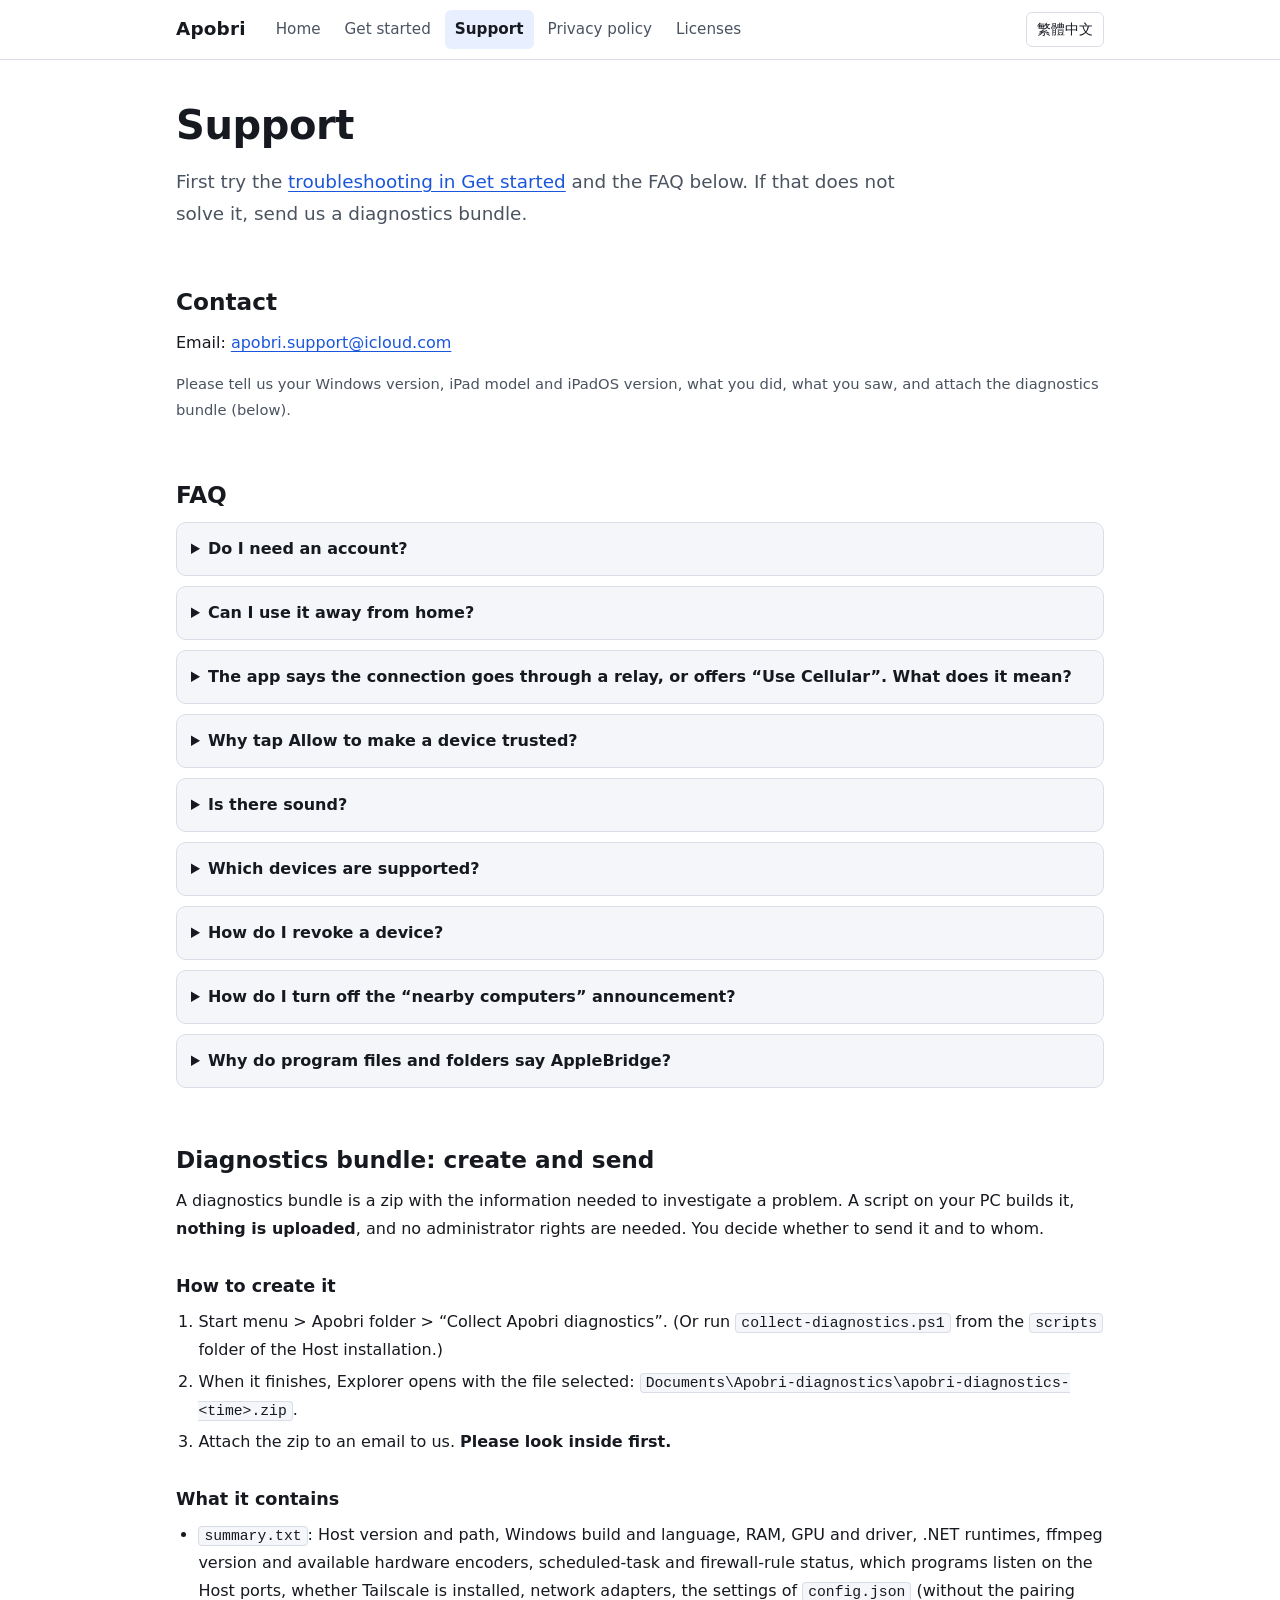
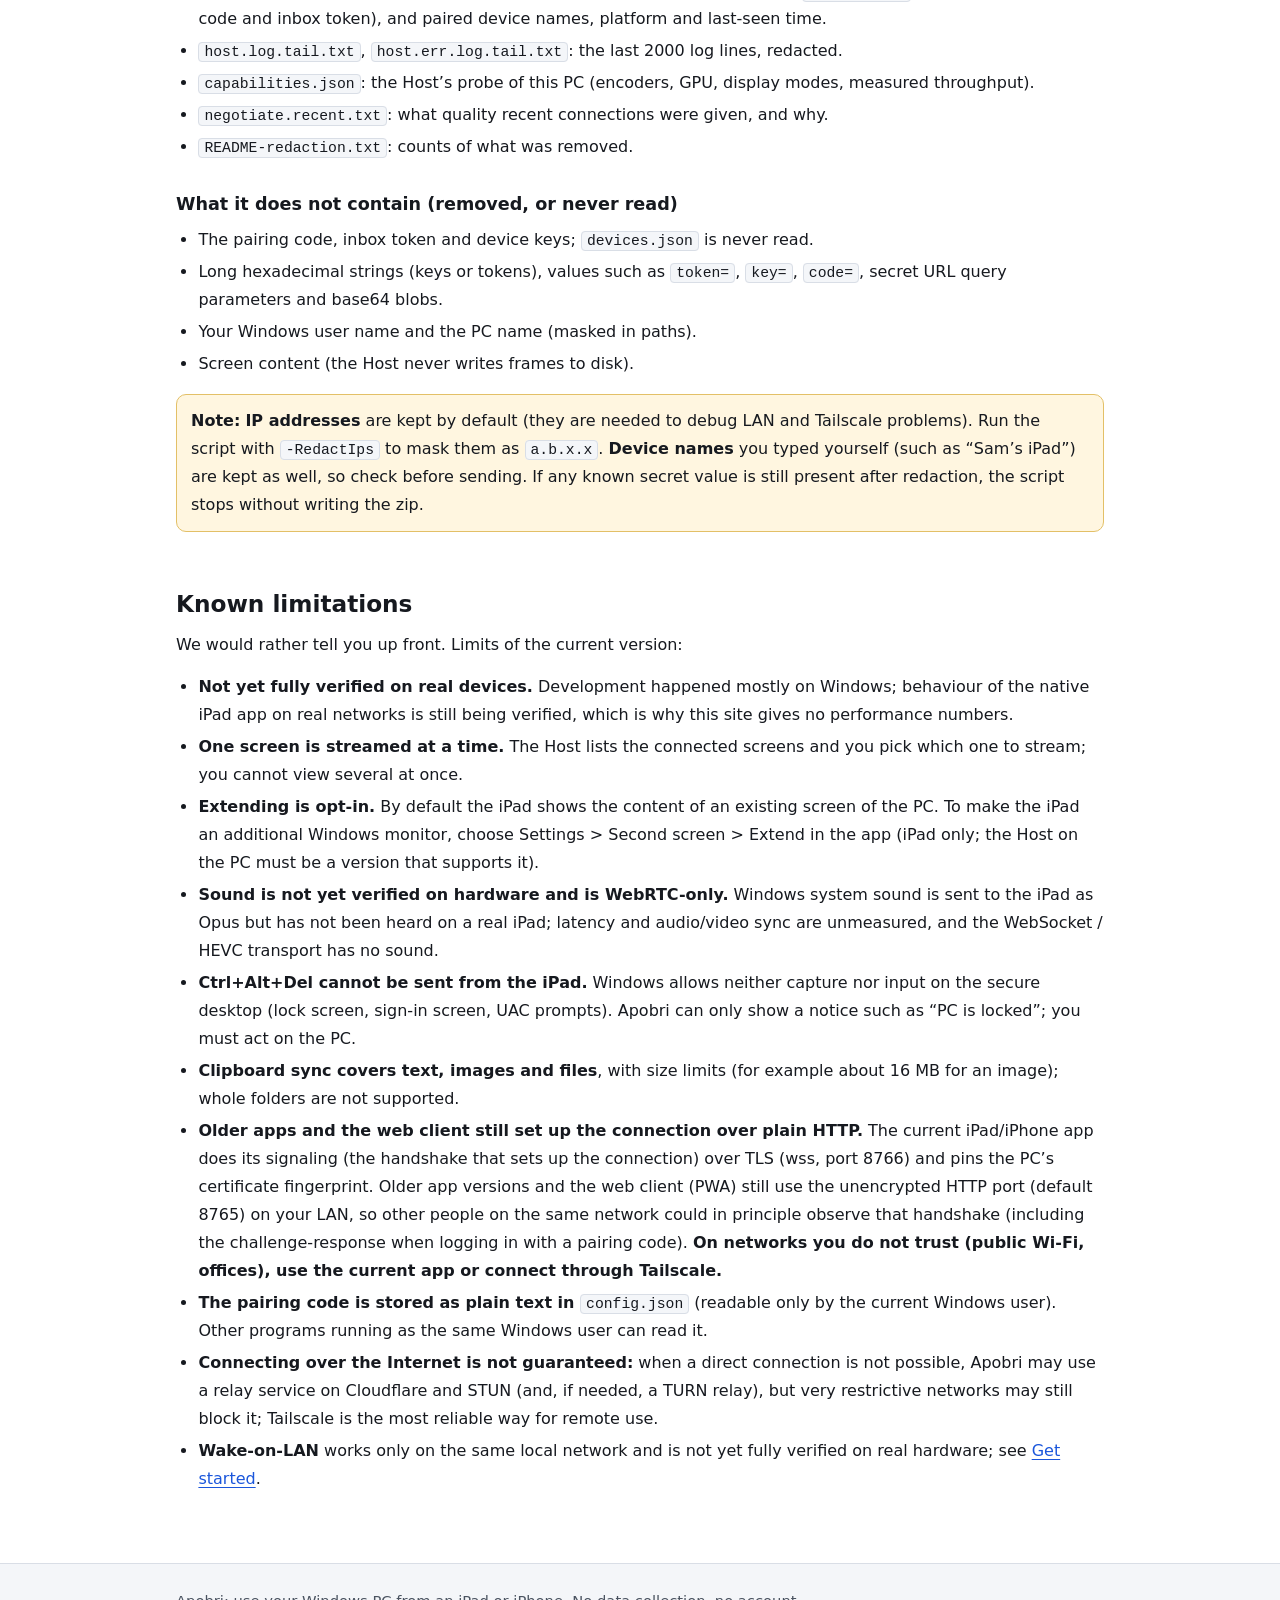
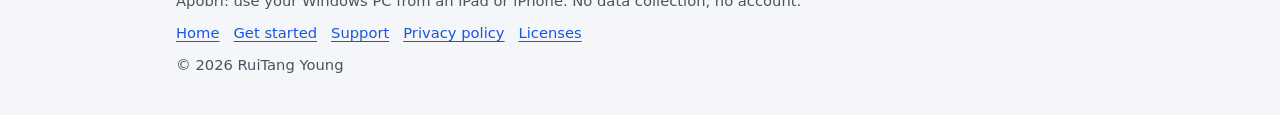
<file: en/support.html>
<!doctype html>
<html lang="en">
<head>
<meta charset="utf-8">
<meta name="viewport" content="width=device-width, initial-scale=1">
<title>Support: contact, FAQ and diagnostics | Apobri</title>
<meta name="description" content="How to contact Apobri support, frequently asked questions, how to create and send a diagnostics bundle (what it contains and what it does not), and known limitations.">
<meta name="color-scheme" content="light dark">
<meta property="og:type" content="website">
<meta property="og:site_name" content="Apobri">
<meta property="og:title" content="Support: contact, FAQ and diagnostics | Apobri">
<meta property="og:description" content="How to contact Apobri support, frequently asked questions, how to create and send a diagnostics bundle (what it contains and what it does not), and known limitations.">
<meta property="og:locale" content="en_US">
<meta property="og:locale:alternate" content="zh_TW">
<!-- TODO(待使用者填 / to fill): once the domain is known add <link rel="canonical"> and og:url / og:image. -->
<link rel="alternate" hreflang="zh-Hant" href="../support.html">
<link rel="alternate" hreflang="en" href="support.html">
<link rel="alternate" hreflang="x-default" href="../support.html">
<link rel="icon" href="../assets/favicon.svg" type="image/svg+xml">
<link rel="stylesheet" href="../assets/style.css">
</head>
<body>
<a class="skip" href="#main">Skip to main content</a>
<header class="site">
  <div class="wrap">
    <a class="brand" href="index.html">Apobri</a>
    <nav class="main" aria-label="Main"><a href="index.html">Home</a><a href="quickstart.html">Get started</a><a href="support.html" aria-current="page">Support</a><a href="privacy.html">Privacy policy</a><a href="licenses.html">Licenses</a></nav>
    <a class="lang" href="../support.html" hreflang="zh-Hant" lang="zh-Hant" aria-label="切換為繁體中文">繁體中文</a>
  </div>
</header>
<main id="main">
  <div class="wrap">
<h1>Support</h1>
<p class="lead">First try the <a href="quickstart.html#trouble">troubleshooting in Get started</a> and the FAQ below. If that does not solve it, send us a diagnostics bundle.</p>

<h2 id="contact">Contact</h2>
<p>Email: <a href="mailto:apobri.support@icloud.com">apobri.support@icloud.com</a></p>
<p class="meta">Please tell us your Windows version, iPad model and iPadOS version, what you did, what you saw, and attach the diagnostics bundle (below).</p>

<h2 id="faq">FAQ</h2>
<details><summary>Do I need an account?</summary><p>No. Apobri has no account system.</p></details>
<details id="remote"><summary>Can I use it away from home?</summary><p>Yes. When the PC and your iPhone or iPad cannot connect directly, Apobri may set up the connection through a relay service on Cloudflare and STUN (and, if needed, a TURN relay), which cannot see your screen or content; some networks are too restrictive, so this is not guaranteed. The most reliable way is Tailscale: install it on the PC and on the iPhone or iPad and sign in to the same account. The steps are in <a href="quickstart.html#remote">Get started: use it away from home</a>. Tailscale is not part of Apobri; you install it yourself and its own terms and privacy policy apply.</p></details>
<details id="relay"><summary>The app says the connection goes through a relay, or offers &ldquo;Use Cellular&rdquo;. What does it mean?</summary><p>When there is no straight path between the PC and your iPhone or iPad, the data takes a detour through a server on the way (a relay). The detour is slower (often 60&ndash;150 ms more), but picture quality and smoothness stay the same, so you can keep working.</p>
<p>You do not need to set anything up. Apobri tries several paths by itself &ndash; Tailscale and its own straight path over the internet &ndash; and uses the fastest; if it finds a faster path while you are connected, it switches by itself.</p>
<p>If the current Wi&#8209;Fi only allows the detour (some company, school, hotel and shop Wi&#8209;Fi networks block straight connections) and your iPhone or iPad has cellular, the app asks whether to &ldquo;Use Cellular&rdquo;: one tap switches, and it uses mobile data. If you do not want to, just ignore it; the connection keeps working.</p></details>
<details><summary>Why tap Allow to make a device trusted?</summary><p>A new device connects with the pairing code or QR code shown on the PC; nobody without the code can connect. Allow is an extra step: the device becomes a trusted device, its key is stored (encrypted) on the PC, you do not need the code again, and the share sheet and clipboard shortcuts work in the background. For safety, only the connection of the person actually using this PC can approve; it is valid for 60 seconds, at most 3 times per hour per PC, and cannot be approved while the PC is locked or someone is at the PC.</p></details>
<details><summary>Is there sound?</summary><p>Yes, but it is new and not yet verified on a real iPad: the Host sends Windows system sound to the iPad as Opus, over the WebRTC transport only (the WebSocket / HEVC transport has no sound). It captures only while an iPad is connected and its Sound switch is on. Once the phone confirms it is playing, the PC itself is muted (so sound does not come out of both); this is undone automatically on disconnect, when sound is switched off, or after a restart. To keep the PC audible, set <code>"AudioMutePcWhileConnected": false</code> in <code>config.json</code>. Latency and audio/video sync have not been measured.</p></details>
<details><summary>Which devices are supported?</summary><p>Clients are iPad and iPhone (iPadOS/iOS 17.0 or later); the controlled computer is Windows 10 or 11. There is no Mac, Android or Linux version.</p></details>
<details><summary>How do I revoke a device?</summary><p>On the PC, open the Apobri icon in the taskbar and remove it under &ldquo;Paired devices&rdquo;. Or use the command line: <code>AppleBridge.Host.exe --devices</code> to list, <code>AppleBridge.Host.exe --revoke &lt;id-prefix&gt;</code> for one device, <code>--revoke all</code> for all. Connected sessions are dropped immediately.</p></details>
<details><summary>How do I turn off the &ldquo;nearby computers&rdquo; announcement?</summary><p>Add <code>"Discovery": false</code> to <code>%APPDATA%\AppleBridge\config.json</code> and restart the Host. The iPad then needs the QR code or the address to pair.</p></details>
<details><summary>Why do program files and folders say AppleBridge?</summary><p>AppleBridge was Apobri&rsquo;s earlier name. The Host&rsquo;s program file name and data folder (for example <code>%APPDATA%\AppleBridge</code>) still use it.</p></details>

<h2 id="diagnostics">Diagnostics bundle: create and send</h2>
<p>A diagnostics bundle is a zip with the information needed to investigate a problem. A script on your PC builds it, <strong>nothing is uploaded</strong>, and no administrator rights are needed. You decide whether to send it and to whom.</p>
<h3>How to create it</h3>
<ol>
  <li>Start menu &gt; Apobri folder &gt; &ldquo;Collect Apobri diagnostics&rdquo;. (Or run <code>collect-diagnostics.ps1</code> from the <code>scripts</code> folder of the Host installation.)</li>
  <li>When it finishes, Explorer opens with the file selected: <code>Documents\Apobri-diagnostics\apobri-diagnostics-&lt;time&gt;.zip</code>.</li>
  <li>Attach the zip to an email to us. <strong>Please look inside first.</strong></li>
</ol>
<h3>What it contains</h3>
<ul>
  <li><code>summary.txt</code>: Host version and path, Windows build and language, RAM, GPU and driver, .NET runtimes, ffmpeg version and available hardware encoders, scheduled-task and firewall-rule status, which programs listen on the Host ports, whether Tailscale is installed, network adapters, the settings of <code>config.json</code> (without the pairing code and inbox token), and paired device names, platform and last-seen time.</li>
  <li><code>host.log.tail.txt</code>, <code>host.err.log.tail.txt</code>: the last 2000 log lines, redacted.</li>
  <li><code>capabilities.json</code>: the Host&rsquo;s probe of this PC (encoders, GPU, display modes, measured throughput).</li>
  <li><code>negotiate.recent.txt</code>: what quality recent connections were given, and why.</li>
  <li><code>README-redaction.txt</code>: counts of what was removed.</li>
</ul>
<h3>What it does not contain (removed, or never read)</h3>
<ul>
  <li>The pairing code, inbox token and device keys; <code>devices.json</code> is never read.</li>
  <li>Long hexadecimal strings (keys or tokens), values such as <code>token=</code>, <code>key=</code>, <code>code=</code>, secret URL query parameters and base64 blobs.</li>
  <li>Your Windows user name and the PC name (masked in paths).</li>
  <li>Screen content (the Host never writes frames to disk).</li>
</ul>
<div class="note"><strong>Note:</strong> <strong>IP addresses</strong> are kept by default (they are needed to debug LAN and Tailscale problems). Run the script with <code>-RedactIps</code> to mask them as <code>a.b.x.x</code>. <strong>Device names</strong> you typed yourself (such as &ldquo;Sam&rsquo;s iPad&rdquo;) are kept as well, so check before sending. If any known secret value is still present after redaction, the script stops without writing the zip.</div>

<h2 id="limits">Known limitations</h2>
<p>We would rather tell you up front. Limits of the current version:</p>
<ul>
  <li><strong>Not yet fully verified on real devices.</strong> Development happened mostly on Windows; behaviour of the native iPad app on real networks is still being verified, which is why this site gives no performance numbers.</li>
  <li><strong>One screen is streamed at a time.</strong> The Host lists the connected screens and you pick which one to stream; you cannot view several at once.</li>
  <li><strong>Extending is opt-in.</strong> By default the iPad shows the content of an existing screen of the PC. To make the iPad an additional Windows monitor, choose Settings &gt; Second screen &gt; Extend in the app (iPad only; the Host on the PC must be a version that supports it).</li>
  <li><strong>Sound is not yet verified on hardware and is WebRTC-only.</strong> Windows system sound is sent to the iPad as Opus but has not been heard on a real iPad; latency and audio/video sync are unmeasured, and the WebSocket / HEVC transport has no sound.</li>
  <li><strong>Ctrl+Alt+Del cannot be sent from the iPad.</strong> Windows allows neither capture nor input on the secure desktop (lock screen, sign-in screen, UAC prompts). Apobri can only show a notice such as &ldquo;PC is locked&rdquo;; you must act on the PC.</li>
  <li><strong>Clipboard sync covers text, images and files</strong>, with size limits (for example about 16 MB for an image); whole folders are not supported.</li>
  <li><strong>Older apps and the web client still set up the connection over plain HTTP.</strong> The current iPad/iPhone app does its signaling (the handshake that sets up the connection) over TLS (wss, port 8766) and pins the PC&rsquo;s certificate fingerprint. Older app versions and the web client (PWA) still use the unencrypted HTTP port (default 8765) on your LAN, so other people on the same network could in principle observe that handshake (including the challenge-response when logging in with a pairing code). <strong>On networks you do not trust (public Wi-Fi, offices), use the current app or connect through Tailscale.</strong></li>
  <li><strong>The pairing code is stored as plain text in <code>config.json</code></strong> (readable only by the current Windows user). Other programs running as the same Windows user can read it.</li>
  <li><strong>Connecting over the Internet is not guaranteed:</strong> when a direct connection is not possible, Apobri may use a relay service on Cloudflare and STUN (and, if needed, a TURN relay), but very restrictive networks may still block it; Tailscale is the most reliable way for remote use.</li>
  <li><strong>Wake-on-LAN</strong> works only on the same local network and is not yet fully verified on real hardware; see <a href="quickstart.html#wake">Get started</a>.</li>
</ul>

  </div>
</main>
<footer class="site">
  <div class="wrap">
    <p>Apobri: use your Windows PC from an iPad or iPhone. No data collection, no account.</p>
    <nav aria-label="Footer"><a href="index.html">Home</a><a href="quickstart.html">Get started</a><a href="support.html">Support</a><a href="privacy.html">Privacy policy</a><a href="licenses.html">Licenses</a></nav>
    <p>&copy; 2026 RuiTang Young</p>
  </div>
</footer>
</body>
</html>
</file>
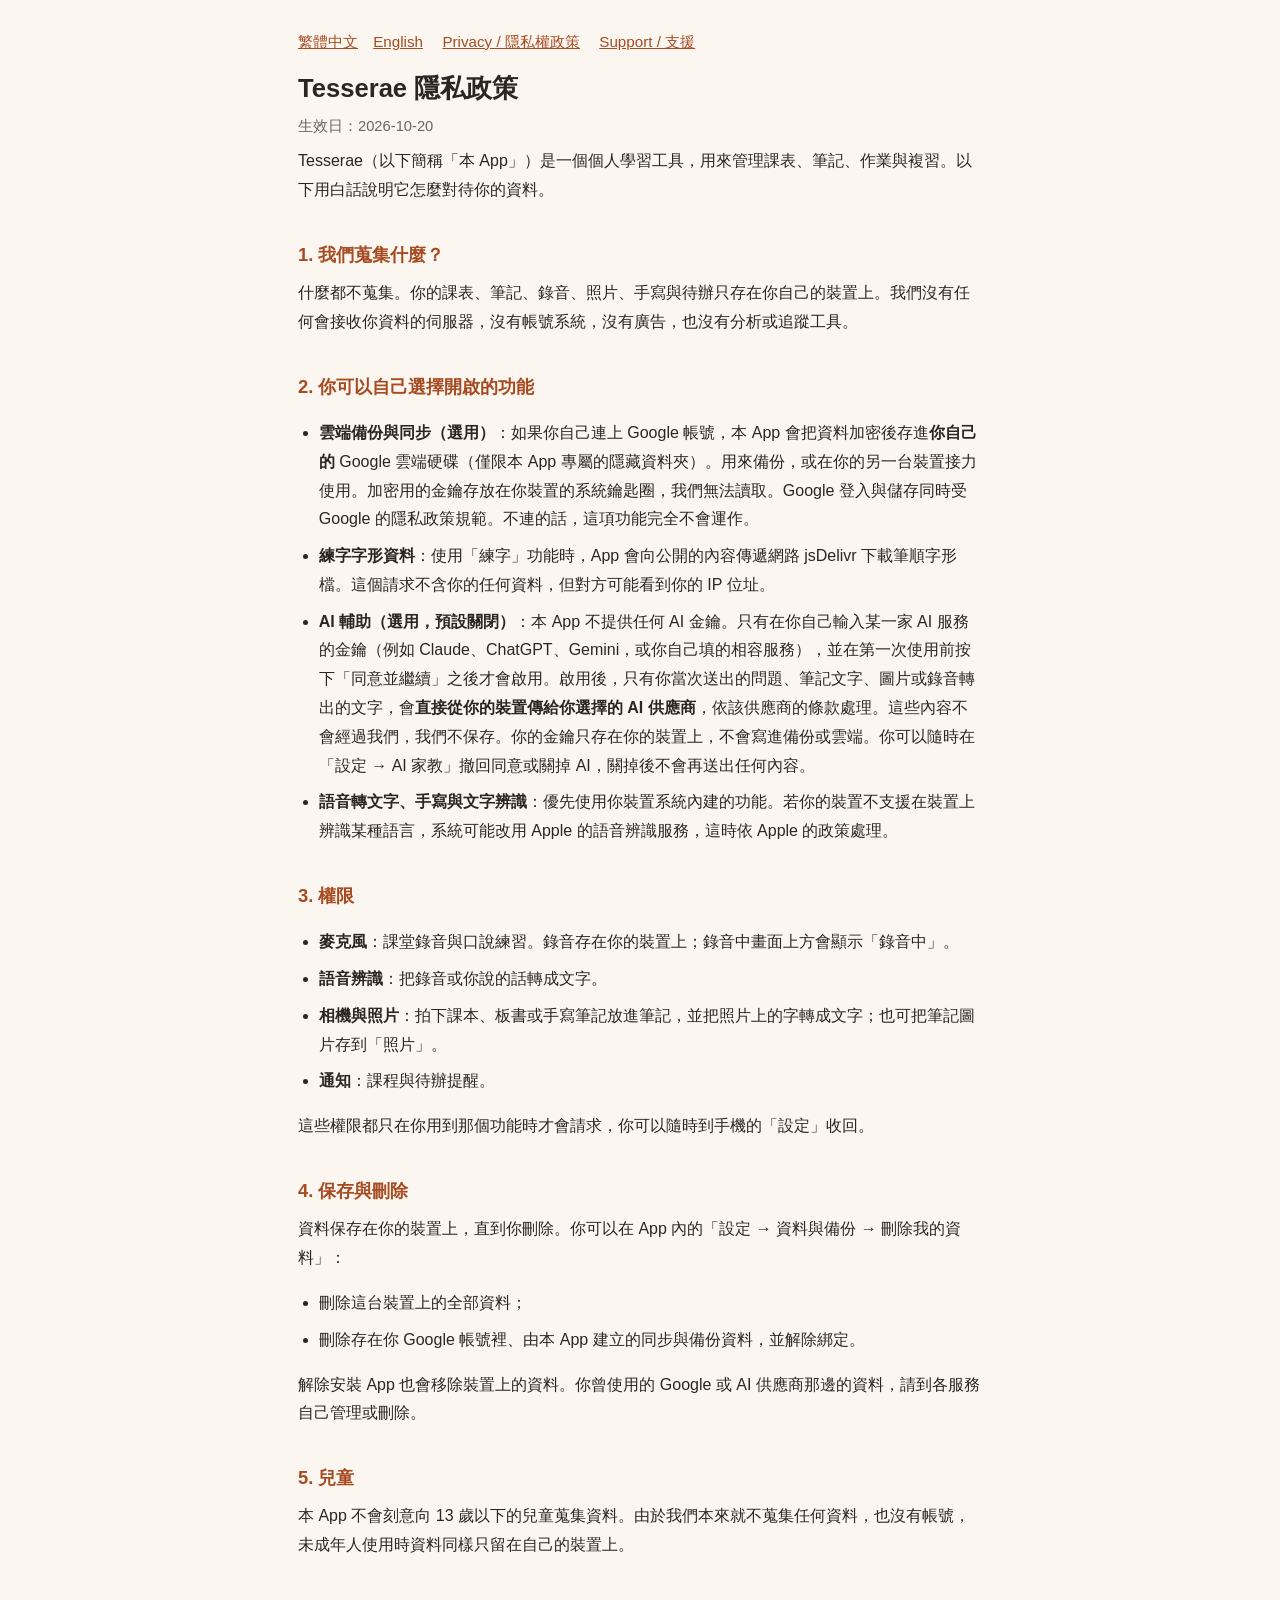
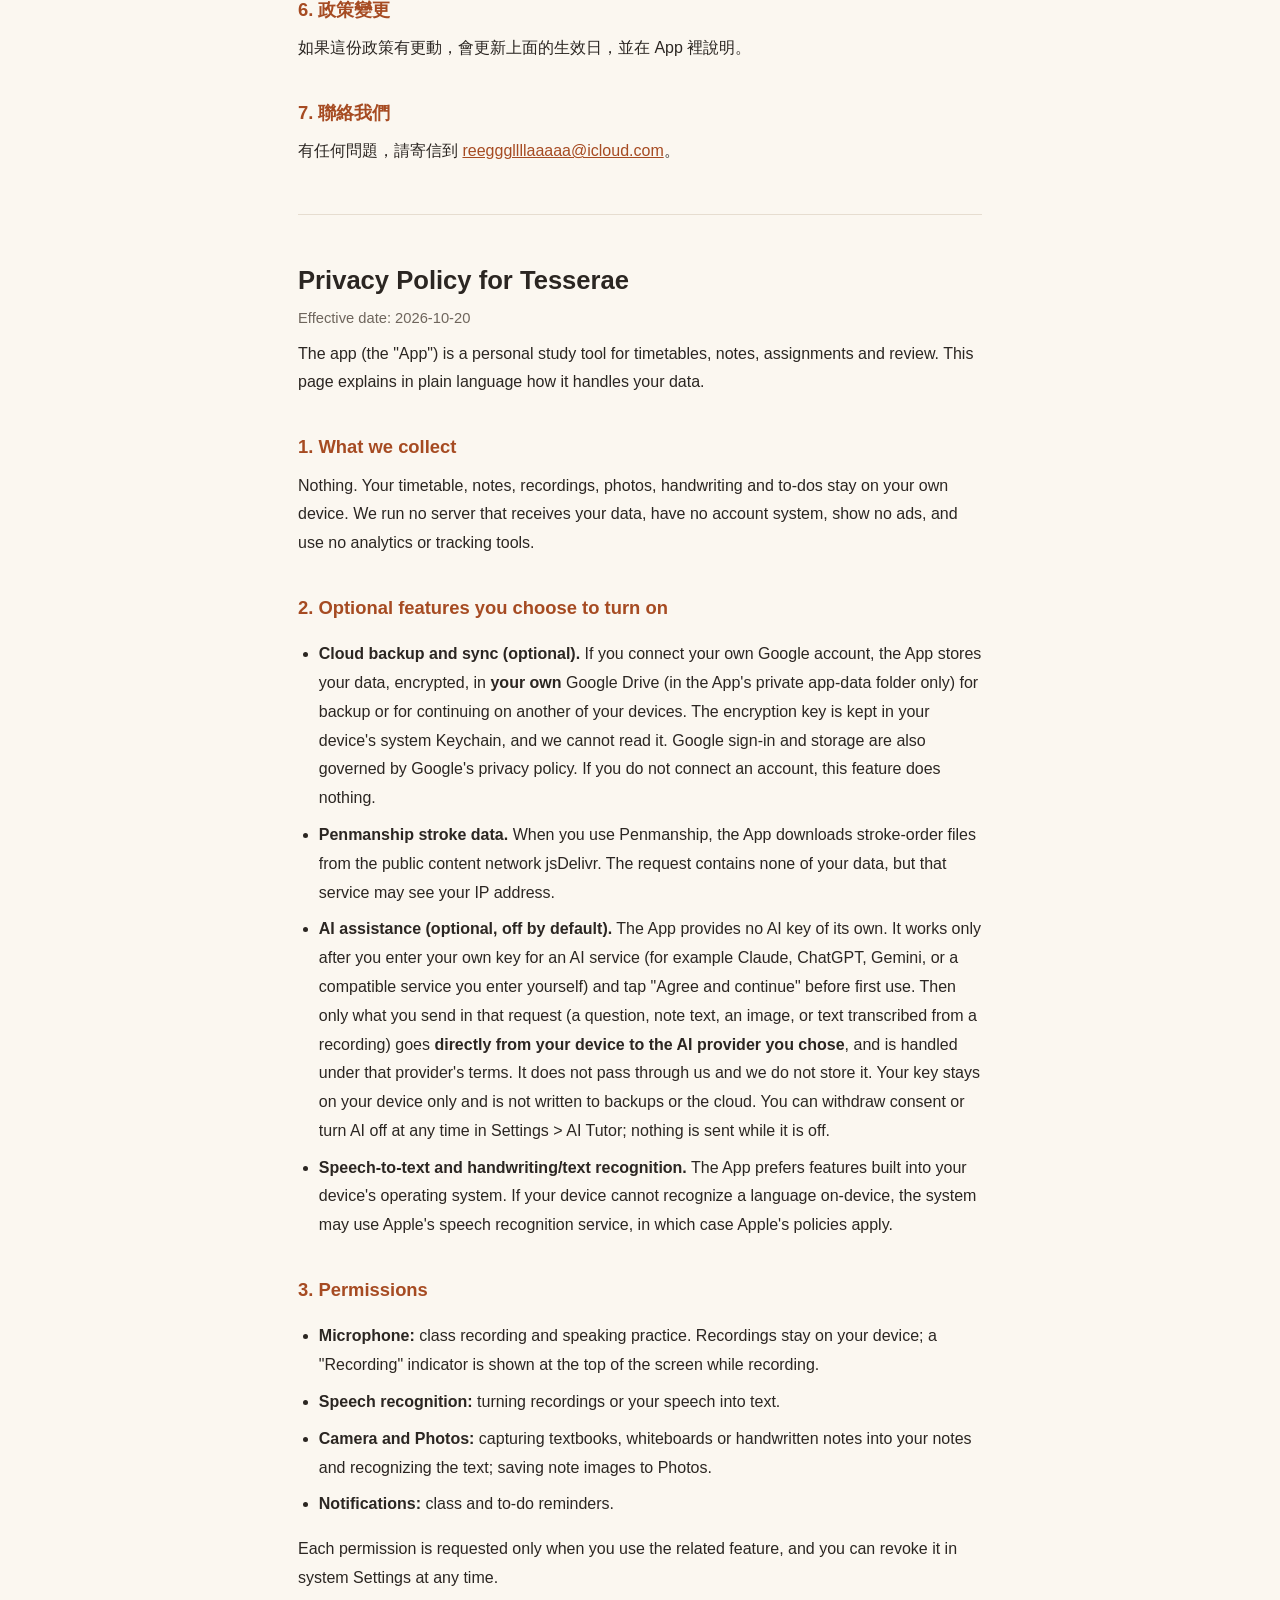
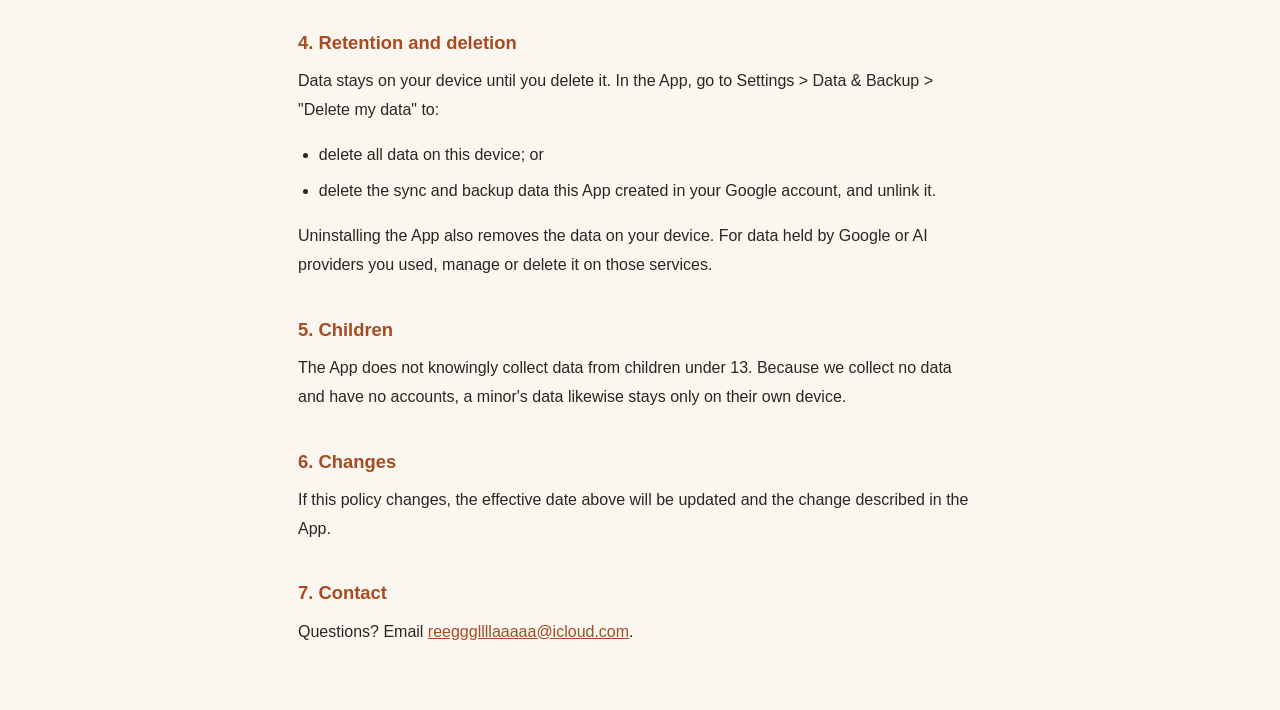
<file: tesserae/privacy.html>
<!doctype html>
<html lang="zh-Hant"><head><meta charset="utf-8"><meta name="viewport" content="width=device-width,initial-scale=1">
<title>Tesserae 隱私權政策 · Privacy Policy</title>
<style>
:root{--bg:#FBF7F0;--fg:#2B2622;--mut:#6E655C;--ac:#A64B22;--line:#E6DDD0}
@media (prefers-color-scheme:dark){:root{--bg:#262220;--fg:#EDE6DC;--mut:#A89E92;--ac:#E08A5E;--line:#3A3430}}
*{box-sizing:border-box}body{margin:0;background:var(--bg);color:var(--fg);font:16px/1.8 -apple-system,BlinkMacSystemFont,"Segoe UI","PingFang TC","Noto Sans TC",sans-serif}
main{max-width:720px;margin:0 auto;padding:28px 18px 56px}h1{font-size:1.6rem;line-height:1.35;margin:.2em 0 .3em}
h2{font-size:1.15rem;margin:1.8em 0 .4em;color:var(--ac)}p,li{margin:.5em 0}ul{padding-left:1.3em}
.mut{color:var(--mut);font-size:.92rem}a{color:var(--ac)}.lang{float:right;font-size:.92rem}

nav.sw{margin:0 0 1em;font-size:.95rem}nav.sw a{margin-right:1em}.todo{border:1px dashed var(--ac);border-radius:8px;padding:.5em .8em;background:rgba(166,75,34,.07);font-size:.92rem}.draft{background:#1F1B18;color:#F4F1EA;padding:.4em .8em;font-size:.85rem;text-align:center}hr{border:0;border-top:1px solid var(--line);margin:3em 0}
</style>
</head><body>
<main>
<nav class="sw"><a href="#zh">繁體中文</a><a href="#en">English</a> <a href="privacy.html">Privacy / 隱私權政策</a> <a href="support.html">Support / 支援</a></nav>
<section id="zh" lang="zh-Hant">
<h1>Tesserae 隱私政策</h1>
<p class="mut">生效日：2026-10-20</p>
<p>Tesserae（以下簡稱「本 App」）是一個個人學習工具，用來管理課表、筆記、作業與複習。以下用白話說明它怎麼對待你的資料。</p>

<h2>1. 我們蒐集什麼？</h2>
<p>什麼都不蒐集。你的課表、筆記、錄音、照片、手寫與待辦只存在你自己的裝置上。我們沒有任何會接收你資料的伺服器，沒有帳號系統，沒有廣告，也沒有分析或追蹤工具。</p>

<h2>2. 你可以自己選擇開啟的功能</h2>
<ul>
<li><b>雲端備份與同步（選用）</b>：如果你自己連上 Google 帳號，本 App 會把資料加密後存進<b>你自己的</b> Google 雲端硬碟（僅限本 App 專屬的隱藏資料夾）。用來備份，或在你的另一台裝置接力使用。加密用的金鑰存放在你裝置的系統鑰匙圈，我們無法讀取。Google 登入與儲存同時受 Google 的隱私政策規範。不連的話，這項功能完全不會運作。</li>
<li><b>練字字形資料</b>：使用「練字」功能時，App 會向公開的內容傳遞網路 jsDelivr 下載筆順字形檔。這個請求不含你的任何資料，但對方可能看到你的 IP 位址。</li>
<li><b>AI 輔助（選用，預設關閉）</b>：本 App 不提供任何 AI 金鑰。只有在你自己輸入某一家 AI 服務的金鑰（例如 Claude、ChatGPT、Gemini，或你自己填的相容服務），並在第一次使用前按下「同意並繼續」之後才會啟用。啟用後，只有你當次送出的問題、筆記文字、圖片或錄音轉出的文字，會<b>直接從你的裝置傳給你選擇的 AI 供應商</b>，依該供應商的條款處理。這些內容不會經過我們，我們不保存。你的金鑰只存在你的裝置上，不會寫進備份或雲端。你可以隨時在「設定 → AI 家教」撤回同意或關掉 AI，關掉後不會再送出任何內容。</li>
<li><b>語音轉文字、手寫與文字辨識</b>：優先使用你裝置系統內建的功能。若你的裝置不支援在裝置上辨識某種語言，系統可能改用 Apple 的語音辨識服務，這時依 Apple 的政策處理。</li>
</ul>

<h2>3. 權限</h2>
<ul>
<li><b>麥克風</b>：課堂錄音與口說練習。錄音存在你的裝置上；錄音中畫面上方會顯示「錄音中」。</li>
<li><b>語音辨識</b>：把錄音或你說的話轉成文字。</li>
<li><b>相機與照片</b>：拍下課本、板書或手寫筆記放進筆記，並把照片上的字轉成文字；也可把筆記圖片存到「照片」。</li>
<li><b>通知</b>：課程與待辦提醒。</li>
</ul>
<p>這些權限都只在你用到那個功能時才會請求，你可以隨時到手機的「設定」收回。</p>

<h2>4. 保存與刪除</h2>
<p>資料保存在你的裝置上，直到你刪除。你可以在 App 內的「設定 → 資料與備份 → 刪除我的資料」：</p>
<ul>
<li>刪除這台裝置上的全部資料；</li>
<li>刪除存在你 Google 帳號裡、由本 App 建立的同步與備份資料，並解除綁定。</li>
</ul>
<p>解除安裝 App 也會移除裝置上的資料。你曾使用的 Google 或 AI 供應商那邊的資料，請到各服務自己管理或刪除。</p>

<h2>5. 兒童</h2>
<p>本 App 不會刻意向 13 歲以下的兒童蒐集資料。由於我們本來就不蒐集任何資料，也沒有帳號，未成年人使用時資料同樣只留在自己的裝置上。</p>

<h2>6. 政策變更</h2>
<p>如果這份政策有更動，會更新上面的生效日，並在 App 裡說明。</p>

<h2>7. 聯絡我們</h2>
<p>有任何問題，請寄信到 <a href="mailto:reegggllllaaaaa@icloud.com">reegggllllaaaaa@icloud.com</a>。</p>
</section><hr><section id="en" lang="en">
<h1>Privacy Policy for Tesserae</h1>
<p class="mut">Effective date: 2026-10-20</p>
<p>The app (the "App") is a personal study tool for timetables, notes, assignments and review. This page explains in plain language how it handles your data.</p>

<h2>1. What we collect</h2>
<p>Nothing. Your timetable, notes, recordings, photos, handwriting and to-dos stay on your own device. We run no server that receives your data, have no account system, show no ads, and use no analytics or tracking tools.</p>

<h2>2. Optional features you choose to turn on</h2>
<ul>
<li><b>Cloud backup and sync (optional).</b> If you connect your own Google account, the App stores your data, encrypted, in <b>your own</b> Google Drive (in the App's private app-data folder only) for backup or for continuing on another of your devices. The encryption key is kept in your device's system Keychain, and we cannot read it. Google sign-in and storage are also governed by Google's privacy policy. If you do not connect an account, this feature does nothing.</li>
<li><b>Penmanship stroke data.</b> When you use Penmanship, the App downloads stroke-order files from the public content network jsDelivr. The request contains none of your data, but that service may see your IP address.</li>
<li><b>AI assistance (optional, off by default).</b> The App provides no AI key of its own. It works only after you enter your own key for an AI service (for example Claude, ChatGPT, Gemini, or a compatible service you enter yourself) and tap "Agree and continue" before first use. Then only what you send in that request (a question, note text, an image, or text transcribed from a recording) goes <b>directly from your device to the AI provider you chose</b>, and is handled under that provider's terms. It does not pass through us and we do not store it. Your key stays on your device only and is not written to backups or the cloud. You can withdraw consent or turn AI off at any time in Settings &gt; AI Tutor; nothing is sent while it is off.</li>
<li><b>Speech-to-text and handwriting/text recognition.</b> The App prefers features built into your device's operating system. If your device cannot recognize a language on-device, the system may use Apple's speech recognition service, in which case Apple's policies apply.</li>
</ul>

<h2>3. Permissions</h2>
<ul>
<li><b>Microphone:</b> class recording and speaking practice. Recordings stay on your device; a "Recording" indicator is shown at the top of the screen while recording.</li>
<li><b>Speech recognition:</b> turning recordings or your speech into text.</li>
<li><b>Camera and Photos:</b> capturing textbooks, whiteboards or handwritten notes into your notes and recognizing the text; saving note images to Photos.</li>
<li><b>Notifications:</b> class and to-do reminders.</li>
</ul>
<p>Each permission is requested only when you use the related feature, and you can revoke it in system Settings at any time.</p>

<h2>4. Retention and deletion</h2>
<p>Data stays on your device until you delete it. In the App, go to Settings &gt; Data &amp; Backup &gt; "Delete my data" to:</p>
<ul>
<li>delete all data on this device; or</li>
<li>delete the sync and backup data this App created in your Google account, and unlink it.</li>
</ul>
<p>Uninstalling the App also removes the data on your device. For data held by Google or AI providers you used, manage or delete it on those services.</p>

<h2>5. Children</h2>
<p>The App does not knowingly collect data from children under 13. Because we collect no data and have no accounts, a minor's data likewise stays only on their own device.</p>

<h2>6. Changes</h2>
<p>If this policy changes, the effective date above will be updated and the change described in the App.</p>

<h2>7. Contact</h2>
<p>Questions? Email <a href="mailto:reegggllllaaaaa@icloud.com">reegggllllaaaaa@icloud.com</a>.</p>
</section></main></body></html>
</file>
<file: assets/style.css>
/* Apobri site - system fonts only, no external resources. */
:root {
  --bg: #ffffff;
  --bg-soft: #f4f6f9;
  --text: #16191f;
  --muted: #4a5360;
  --line: #d9dee6;
  --accent: #1a56db;
  --accent-text: #ffffff;
  --accent-soft: #e8efff;
  --warn-bg: #fff6e0;
  --warn-line: #e3c067;
  color-scheme: light dark;
}
@media (prefers-color-scheme: dark) {
  :root {
    --bg: #0f1216;
    --bg-soft: #171b21;
    --text: #e8ecf1;
    --muted: #a6b0bd;
    --line: #2b323c;
    --accent: #8fb0ff;
    --accent-text: #0b1020;
    --accent-soft: #1a2438;
    --warn-bg: #2a2412;
    --warn-line: #7a6422;
  }
}
* { box-sizing: border-box; }
html { -webkit-text-size-adjust: 100%; }
body {
  margin: 0;
  background: var(--bg);
  color: var(--text);
  font: 16px/1.75 system-ui, -apple-system, "Segoe UI", "PingFang TC", "Microsoft JhengHei", "Noto Sans TC", "Noto Sans CJK TC", sans-serif;
}
.wrap { width: 100%; max-width: 960px; margin: 0 auto; padding: 0 16px; }
a { color: var(--accent); text-underline-offset: 3px; }
a:focus-visible, button:focus-visible, summary:focus-visible { outline: 3px solid var(--accent); outline-offset: 2px; border-radius: 4px; }
.skip { position: absolute; left: -999px; top: 8px; background: var(--accent); color: var(--accent-text); padding: 8px 12px; border-radius: 6px; z-index: 10; }
.skip:focus { left: 8px; }

header.site { border-bottom: 1px solid var(--line); background: var(--bg); position: sticky; top: 0; z-index: 5; }
header.site .wrap { display: flex; flex-wrap: wrap; align-items: center; gap: 4px 20px; padding-top: 10px; padding-bottom: 10px; }
.brand { font-weight: 700; font-size: 1.15rem; color: var(--text); text-decoration: none; letter-spacing: .01em; }
nav.main { display: flex; flex-wrap: wrap; gap: 2px 4px; flex: 1; }
nav.main a { color: var(--muted); text-decoration: none; padding: 6px 10px; border-radius: 6px; font-size: .95rem; }
nav.main a:hover { color: var(--text); background: var(--bg-soft); }
nav.main a[aria-current="page"] { color: var(--text); background: var(--accent-soft); font-weight: 600; }
.lang { font-size: .9rem; border: 1px solid var(--line); border-radius: 6px; padding: 4px 10px; color: var(--text); text-decoration: none; }
.lang:hover { background: var(--bg-soft); }

main { padding: 40px 0 56px; }
h1 { font-size: clamp(1.7rem, 4.5vw, 2.5rem); line-height: 1.25; margin: 0 0 16px; letter-spacing: -.01em; }
h2 { font-size: 1.45rem; line-height: 1.35; margin: 48px 0 12px; padding-top: 8px; }
h3 { font-size: 1.1rem; margin: 28px 0 6px; }
p, ul, ol, dl { margin: 0 0 14px; }
ul, ol { padding-left: 1.4em; }
li { margin-bottom: 4px; }
.lead { font-size: 1.15rem; color: var(--muted); max-width: 40em; }
.meta { color: var(--muted); font-size: .92rem; }
code { font: .92em/1.4 ui-monospace, "Cascadia Mono", Consolas, monospace; background: var(--bg-soft); border: 1px solid var(--line); border-radius: 4px; padding: 1px 5px; overflow-wrap: anywhere; }

.hero { padding: 24px 0 8px; }
.btns { display: flex; flex-wrap: wrap; gap: 12px; margin: 22px 0 6px; }
.btn { display: inline-block; padding: 10px 18px; border-radius: 8px; border: 1px solid var(--accent); background: var(--accent); color: var(--accent-text); text-decoration: none; font-weight: 600; }
.btn.ghost { background: transparent; color: var(--accent); }
.btn:hover { filter: brightness(1.08); }

.cards { display: grid; grid-template-columns: repeat(auto-fit, minmax(240px, 1fr)); gap: 16px; margin: 20px 0; }
.card { border: 1px solid var(--line); border-radius: 12px; padding: 18px 18px 8px; background: var(--bg-soft); }
.card h3 { margin-top: 0; }
figure { margin: 24px 0; }
figure svg { width: 100%; height: auto; display: block; border: 1px solid var(--line); border-radius: 12px; background: var(--bg-soft); }
figcaption { color: var(--muted); font-size: .92rem; margin-top: 8px; }

table { border-collapse: collapse; width: 100%; margin: 12px 0 20px; font-size: .95rem; }
.tablewrap { overflow-x: auto; }
th, td { border: 1px solid var(--line); padding: 8px 10px; text-align: left; vertical-align: top; }
th { background: var(--bg-soft); }

ol.steps { list-style: none; padding: 0; counter-reset: s; }
ol.steps > li { counter-increment: s; position: relative; padding: 4px 0 14px 48px; margin: 0; }
ol.steps > li::before { content: counter(s); position: absolute; left: 0; top: 2px; width: 32px; height: 32px; border-radius: 50%; background: var(--accent); color: var(--accent-text); font-weight: 700; display: grid; place-items: center; }
ol.steps h3 { margin: 0 0 4px; }

details { border: 1px solid var(--line); border-radius: 10px; padding: 0 14px; margin: 10px 0; background: var(--bg-soft); }
summary { cursor: pointer; font-weight: 600; padding: 12px 0; }
details[open] summary { border-bottom: 1px solid var(--line); margin-bottom: 10px; }

/* beta.html: one card per step, labelled parts, disabled invite button */
.pill { display: inline-block; margin: 0 0 12px; padding: 4px 12px; border-radius: 999px; background: var(--accent-soft); color: var(--text); font-size: .9rem; font-weight: 600; }
ol.bsteps { list-style: none; padding: 0; margin: 20px 0; counter-reset: b; display: grid; gap: 16px; }
ol.bsteps > li { counter-increment: b; position: relative; margin: 0; border: 1px solid var(--line); border-radius: 12px; background: var(--bg-soft); padding: 18px 18px 6px 66px; scroll-margin-top: 72px; }
ol.bsteps > li::before { content: counter(b); position: absolute; left: 18px; top: 16px; width: 34px; height: 34px; border-radius: 50%; background: var(--accent); color: var(--accent-text); font-weight: 700; display: grid; place-items: center; }
ol.bsteps h3 { margin: 4px 0 10px; }
ol.bsteps .btns { margin: 4px 0 14px; }
ol.sub { margin: 0 0 14px; }
.tag { display: inline-block; margin-right: 8px; padding: 1px 9px; border-radius: 999px; background: var(--accent-soft); color: var(--text); font-size: .82rem; font-weight: 700; vertical-align: 1px; }
.tag.warn { background: var(--warn-bg); border: 1px solid var(--warn-line); }
.btn.disabled { background: var(--bg); border-color: var(--line); color: var(--muted); cursor: not-allowed; }
.btn.disabled:hover { filter: none; }
.note { border: 1px solid var(--warn-line); background: var(--warn-bg); border-radius: 10px; padding: 12px 14px; margin: 16px 0; }
.todo { border-bottom: 1px dashed var(--muted); }

footer.site { border-top: 1px solid var(--line); background: var(--bg-soft); padding: 24px 0 32px; color: var(--muted); font-size: .92rem; }
footer.site .wrap > * { margin-bottom: 6px; }
footer.site nav a { margin-right: 14px; }

@media (max-width: 560px) {
  main { padding-top: 28px; }
  h2 { margin-top: 36px; }
  ol.bsteps > li { padding: 16px 14px 4px; }
  ol.bsteps > li::before { position: static; float: left; width: 30px; height: 30px; margin: 0 10px 0 0; }
  ol.bsteps h3 { margin-top: 3px; min-height: 30px; }
  ol.bsteps > li > p:first-of-type { clear: left; }
}
@media print { header.site, footer.site .btns { display: none; } }
</file>
